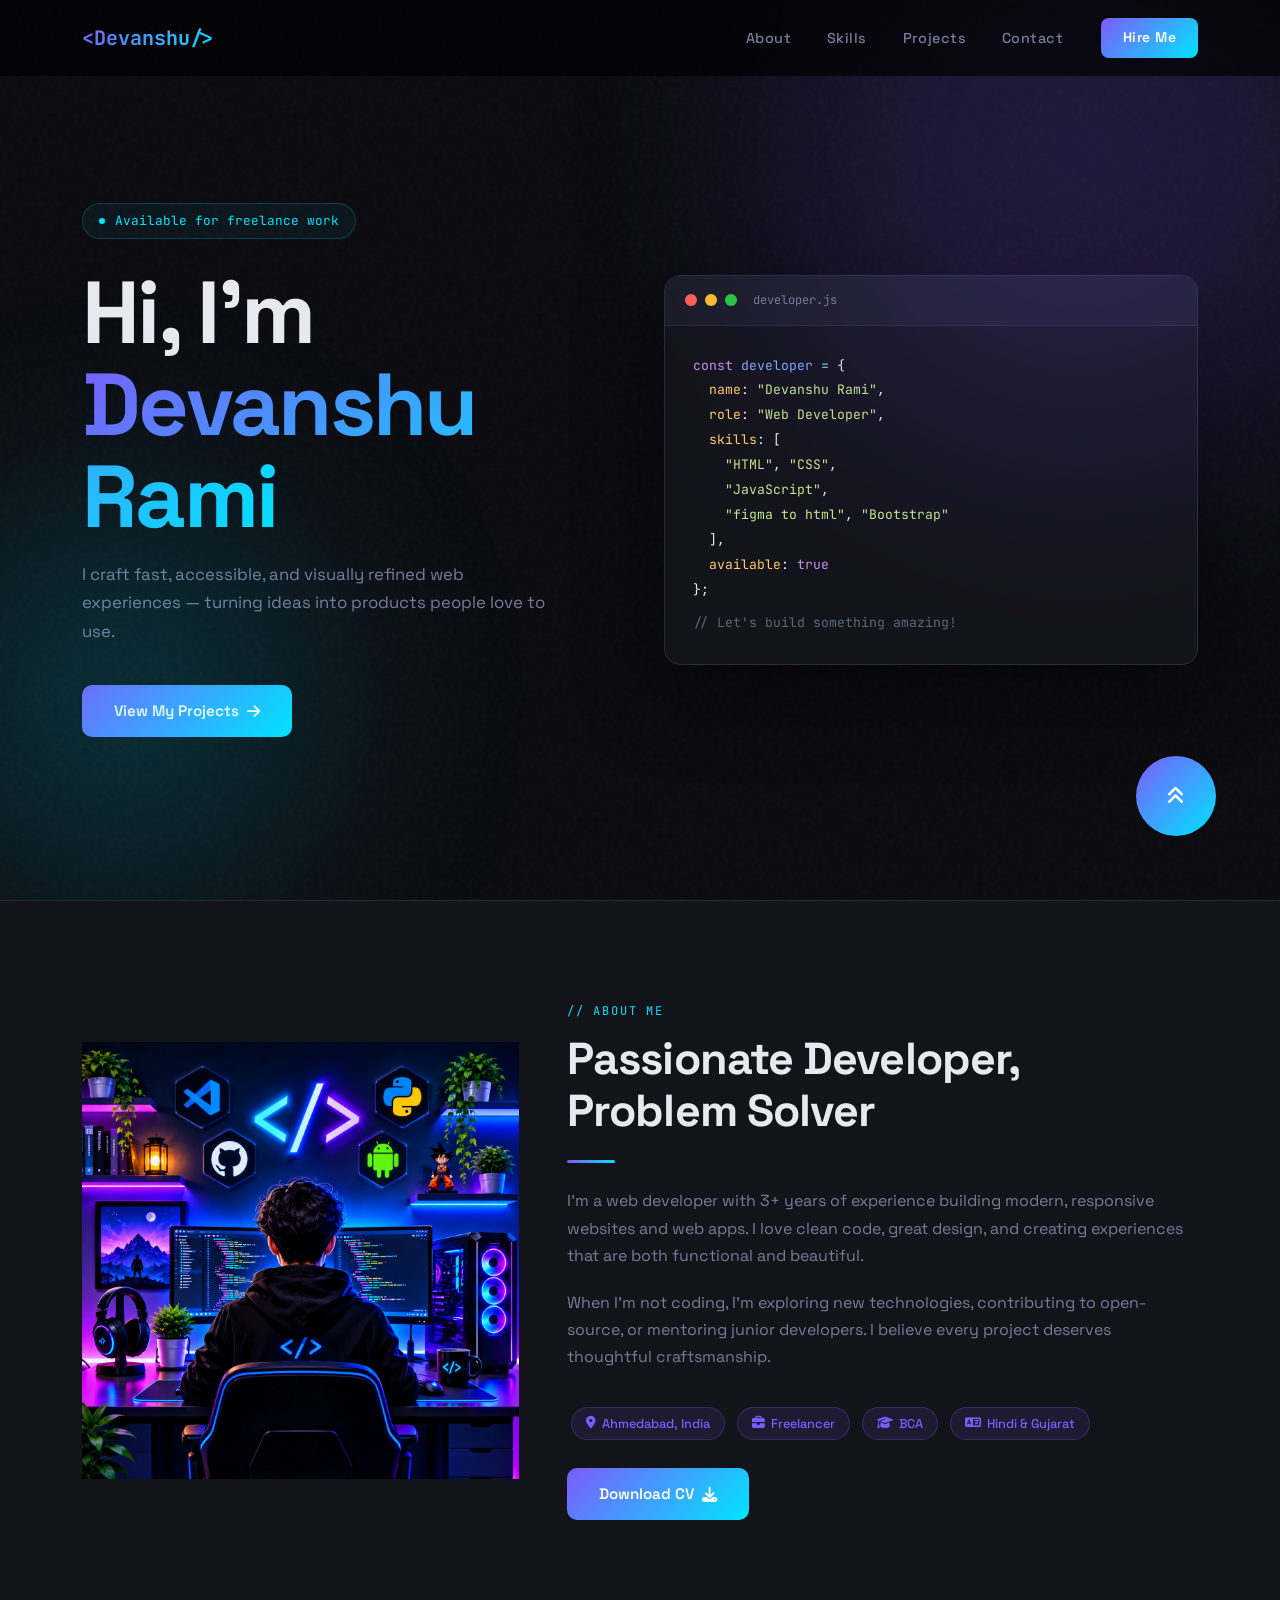
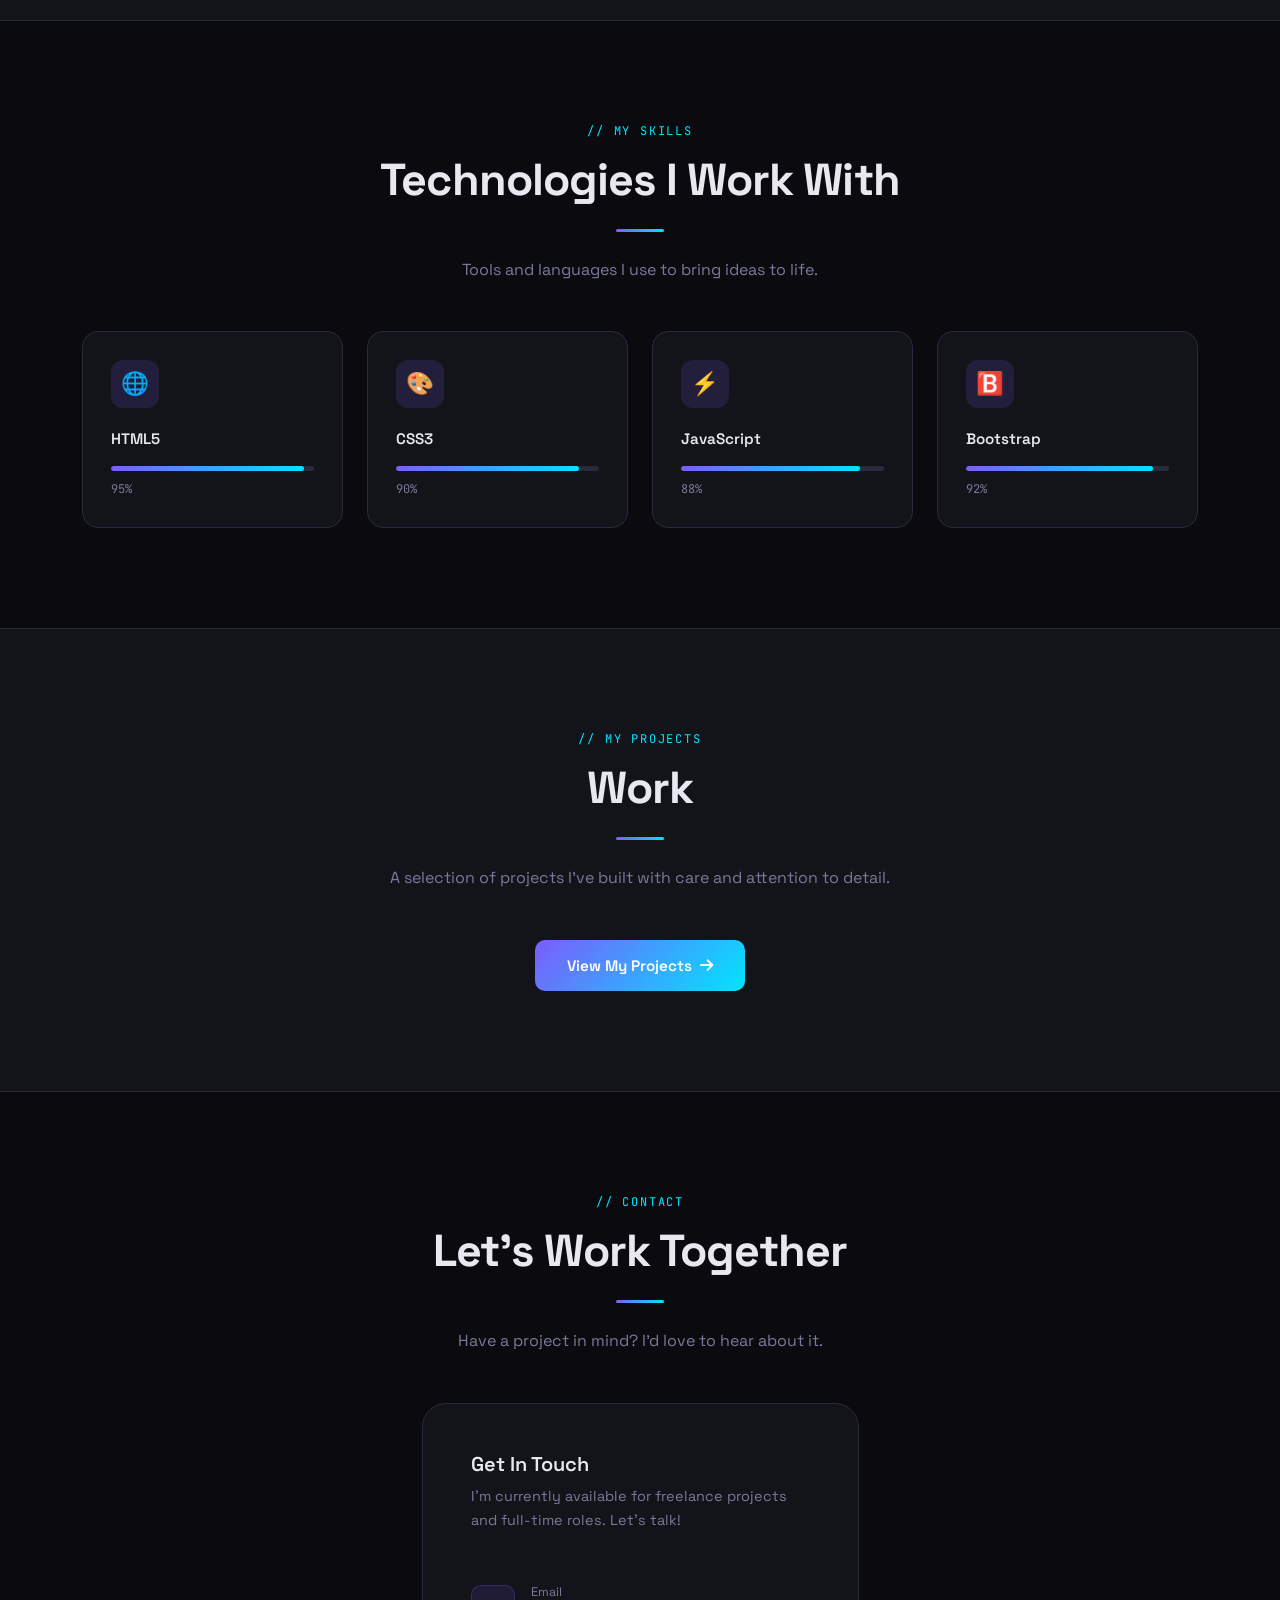
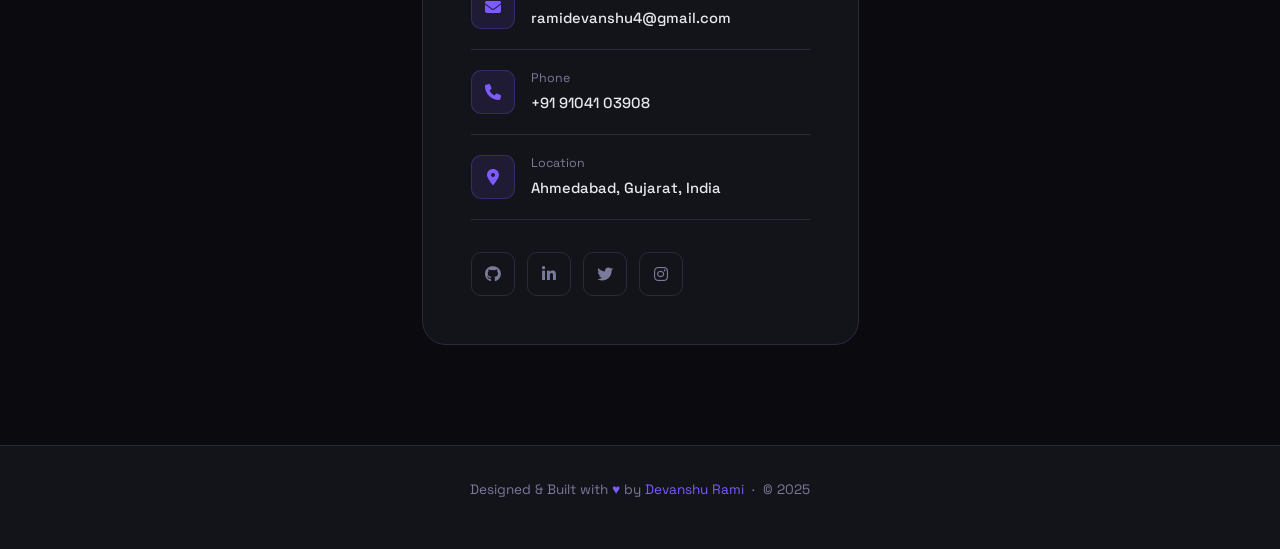
<file: index.html>
<!DOCTYPE html>
<html lang="en">

<head>
  <meta charset="UTF-8" />
  <meta name="viewport" content="width=device-width, initial-scale=1.0" />

  
  <title>Portfolio Devanshu | Web Developer</title>

  <meta name="google-site-verification" content="PkDfSY4jG4dNkHm0goejCABCtkjFsa4kaexKBMKgVsc" />

  <meta name="description" content="Official portfolio of Devanshu Rami, a Web Developer in Ahmedabad, Gujarat specializing in HTML, CSS, JavaScript, Bootstrap, and Figma to HTML." />
  <meta name="keywords" content="Devanshu Rami, Web Developer Ahmedabad, Frontend Developer, Portfolio, HTML, CSS, JavaScript" />
  <meta name="author" content="Devanshu Rami" />

  <meta property="og:title" content="Devanshu Rami | Web Developer" />
  <meta property="og:description" content="Check out my web development projects, skills, and freelance services." />
  <meta property="og:url" content="https://github.io" />
  <meta property="og:type" content="website" />


  
  <link href="https://cdnjs.cloudflare.com/ajax/libs/bootstrap/5.3.2/css/bootstrap.min.css" rel="stylesheet" />
  <link href="https://cdnjs.cloudflare.com/ajax/libs/font-awesome/6.5.0/css/all.min.css" rel="stylesheet" />
  <link
    href="https://fonts.googleapis.com/css2?family=Space+Grotesk:wght@300;400;500;600;700&family=JetBrains+Mono:wght@400;700&display=swap"
    rel="stylesheet" />
  <link rel="stylesheet" href="style.css">
  <style>

  </style>
</head>

<body>

  <!-- ── Navbar ── -->
  <nav id="navbar">
    <div class="container d-flex align-items-center justify-content-between">
      <a href="#hero" class="nav-brand">&lt;Devanshu/&gt;</a>
      <div class="d-none d-md-flex align-items-center gap-2">
        <a href="#about" class="nav-link-custom">About</a>
        <a href="#skills" class="nav-link-custom">Skills</a>
        <a href="#projects" class="nav-link-custom">Projects</a>
        <a href="#contact" class="nav-link-custom">Contact</a>
        <a href="#contact" class="nav-link-custom nav-hire-btn ms-3">Hire Me</a>
      </div>
      <button class="btn d-md-none p-0" style="color:var(--text)" id="phone-manu-icon">
        <i class="fas fa-bars fa-lg"></i>

      </button>
    </div>

    <!-- onclick="toggleMenu()" -->



    <!-- Mobile menu -->
    <div class="main_mobile_manu manu_off" id="main_mobile_manu">

      <div id="mobileMenu" style="display: flex;  position: relative; " class="mt-3 pb-3 pt-3 flex-column gap-2">
        <a href="#about" class="nav-link-custom" onclick="toggleMenu()">About</a>
        <a href="#skills" class="nav-link-custom" onclick="toggleMenu()">Skills</a>
        <a href="#projects" class="nav-link-custom" onclick="toggleMenu()">Projects</a>
        <a href="#contact" class="nav-link-custom" onclick="toggleMenu()">Contact</a>
      </div>

    </div>

  </nav>





  <!-- ── Hero ── -->

  <!-- ----------------------top btn---------------- -->

  <a class="top-box" href="#"><i class="fa-solid fa-angles-up"></i></a>

  <section id="hero">
    <div class="hero-glow glow-1"></div>
    <div class="hero-glow glow-2"></div>
    <div class="container">
      <div class="row align-items-center g-5">
        <div class="col-lg-6">
          <div class="hero-eyebrow">
            <span></span> Available for freelance work
          </div>
          <h1 class="hero-name">
            Hi, I'm<br>
            <span class="grad-text">Devanshu Rami</span>
          </h1>
          <!-- <p class="hero-role">
            <span id="typed-text"></span><span class="cursor"></span>
          </p> -->
          <p class="hero-desc">
            I craft fast, accessible, and visually refined web experiences — turning ideas into products people love to
            use.
          </p>
          <div class="d-flex flex-wrap gap-3">
            <a href="allweb.html" class="btn-primary-custom">
              View My Projects <i class="fas fa-arrow-right"></i>
            </a>
            <!-- <a href="#contact" class="btn-outline-custom">
              Let's Talk <i class="fas fa-paper-plane"></i>
            </a> -->
          </div>







        </div>
        <div class="col-lg-6 fade-up">
          <div class="hero-code-card">
            <div class="code-header">
              <div class="dot dot-r"></div>
              <div class="dot dot-y"></div>
              <div class="dot dot-g"></div>
              <span class="code-filename">developer.js</span>
            </div>
            <div class="code-body">
              <div><span class="c-purple">const</span> <span class="c-blue">developer</span> <span
                  class="c-cyan">=</span> {</div>
              <div>&nbsp;&nbsp;<span class="c-orange">name</span>: <span class="c-green">"Devanshu Rami"</span>,</div>
              <div>&nbsp;&nbsp;<span class="c-orange">role</span>: <span class="c-green">"Web Developer"</span>,</div>
              <div>&nbsp;&nbsp;<span class="c-orange">skills</span>: [</div>
              <div>&nbsp;&nbsp;&nbsp;&nbsp;<span class="c-green">"HTML"</span>, <span class="c-green">"CSS"</span>,
              </div>
              <div>&nbsp;&nbsp;&nbsp;&nbsp;<span class="c-green">"JavaScript"</span>,</div>
              <div>&nbsp;&nbsp;&nbsp;&nbsp;<span class="c-green">"figma to html"</span>, <span
                  class="c-green">"Bootstrap"</span></div>
              <div>&nbsp;&nbsp;],</div>
              <!-- <div>&nbsp;&nbsp;<span class="c-orange">passion</span>: <span class="c-green">"Building great UX"</span>,
              </div> -->
              <div>&nbsp;&nbsp;<span class="c-orange">available</span>: <span class="c-purple">true</span></div>
              <div>};</div>
              <div class="mt-2 c-muted">// Let's build something amazing!</div>
            </div>
          </div>
        </div>
      </div>
    </div>
  </section>













  <!-- ── About ── -->
  <section id="about" class="section-pad">
    <div class="container">
      <div class="row align-items-center g-5">
        <div class="col-lg-5 text-center fade-up">
          <div class="about-img-wrap d-inline-block">
            <img src="img/Neon Cyberpunk Developer Workspace.png" alt="">
            <!-- <div class="about-img-badge">
              <div style="font-size:1.5rem">🚀</div>
              <div>Open to Work</div>
            </div> -->
          </div>
        </div>
        <div class="col-lg-7 fade-up">
          <span class="section-eyebrow">// about me</span>
          <h2 class="section-title">Passionate Developer,<br>Problem Solver</h2>
          <div class="divider"></div>
          <p style="color:var(--muted); margin-bottom:20px;">
            I'm a web developer with 3+ years of experience building modern, responsive websites and web apps.
            I love clean code, great design, and creating experiences that are both functional and beautiful.
          </p>
          <p style="color:var(--muted); margin-bottom:32px;">
            When I'm not coding, I'm exploring new technologies, contributing to open-source, or mentoring
            junior developers. I believe every project deserves thoughtful craftsmanship.
          </p>
          <div class="mb-4">
            <span class="about-tag"><i class="fas fa-map-marker-alt"></i> Ahmedabad, India</span>
            <span class="about-tag"><i class="fas fa-briefcase"></i> Freelancer</span>
            <span class="about-tag"><i class="fas fa-graduation-cap"></i> BCA</span>
            <span class="about-tag"><i class="fas fa-language"></i> Hindi & Gujarat</span>
          </div>
          <a href="cv/Rami Devanshu Resume.pdf" download="" class="btn-primary-custom" style="display:inline-flex">
            Download CV <i class="fas fa-download"></i>
          </a>
        </div>
      </div>
    </div>
  </section>











  <!-- ── Skills ── -->
  <section id="skills" class="section-pad">
    <div class="container">
      <div class="text-center mb-5 fade-up">
        <span class="section-eyebrow">// my skills</span>
        <h2 class="section-title">Technologies I Work With</h2>
        <div class="divider mx-auto"></div>
        <p class="section-sub mx-auto">Tools and languages I use to bring ideas to life.</p>
      </div>
      <div class="row g-4" id="skills-grid">
        <!-- Skills populated by JS -->
      </div>
    </div>
  </section>












  <!-- ── Projects ── -->
  <section id="projects" class="section-pad">
    <div class="container">
      <div class="text-center mb-5 fade-up">
        <span class="section-eyebrow">// my projects</span>
        <h2 class="section-title">Work</h2>
        <!-- <h2 class="section-title">Featured Work</h2> -->
        <div class="divider mx-auto"></div>
        <p class="section-sub mx-auto">A selection of projects I've built with care and attention to detail.</p>
      </div>
      <div class="row g-4" id="projects-grid">
        <div class="text-center">
          <a href="allweb.html" class="btn-primary-custom">
            View My Projects <i class="fas fa-arrow-right"></i>
          </a>
          <!-- <a href="#contact" class="btn-outline-custom">
              Let's Talk <i class="fas fa-paper-plane"></i>
            </a> -->
        </div>
      </div>
      <!-- Projects populated by JS -->
    </div>
    </div>
  </section>






  <!-- ── Contact ── -->
  <section id="contact" class="section-pad">
    <div class="container">
      <div class="text-center mb-5 fade-up">
        <span class="section-eyebrow">// contact</span>
        <h2 class="section-title">Let's Work Together</h2>
        <div class="divider mx-auto"></div>
        <p class="section-sub mx-auto">Have a project in mind? I'd love to hear about it.</p>
      </div>
      <div class="row g-5 fade-up d-flex justify-content-center">
        <!-- <div class="col-lg-5"> -->
        <div class="col-lg-5 ">
          <div class="contact-card h-100">
            <h5 style="font-weight:600; margin-bottom:8px">Get In Touch</h5>
            <p style="color:var(--muted); font-size:.9rem; margin-bottom:32px;">
              I'm currently available for freelance projects and full-time roles. Let's talk!
            </p>
            <div class="contact-info-item">
              <div class="ci-icon"><i class="fas fa-envelope"></i></div>
              <div>
                <div class="ci-label">Email</div>
                <div class="ci-value">ramidevanshu4@gmail.com</div>
              </div>
            </div>
            <div class="contact-info-item">
              <div class="ci-icon"><i class="fas fa-phone"></i></div>
              <div>
                <div class="ci-label">Phone</div>
                <div class="ci-value">+91 91041 03908</div>
              </div>
            </div>
            <div class="contact-info-item">
              <div class="ci-icon"><i class="fas fa-map-marker-alt"></i></div>
              <div>
                <div class="ci-label">Location</div>
                <div class="ci-value">Ahmedabad, Gujarat, India</div>
              </div>
            </div>
            <div class="social-row">
              <a href="#" class="social-btn"><i class="fab fa-github"></i></a>
              <a href="https://linkedin.com/in/devanshu-rami-013980450" target="_blank" class="social-btn"><i class="fab fa-linkedin-in"></i></a>
              <a href="#" class="social-btn"><i class="fab fa-twitter"></i></a>
              <a href="#" class="social-btn"><i class="fab fa-instagram"></i></a>
            </div>
          </div>
        </div>
        <!-- <div class="col-lg-7">
          <div class="contact-card">
            <div class="row g-4">
              <div class="col-md-6">
                <label class="form-label-custom">Your Name</label>
                <input type="text" class="form-control-custom" placeholder="John Doe" id="inp-name" />
              </div>
              <div class="col-md-6">
                <label class="form-label-custom">Email Address</label>
                <input type="email" class="form-control-custom" placeholder="john@example.com" id="inp-email" />
              </div>
              <div class="col-12">
                <label class="form-label-custom">Subject</label>
                <input type="text" class="form-control-custom" placeholder="Project Discussion" id="inp-subject" />
              </div>
              <div class="col-12">
                <label class="form-label-custom">Message</label>
                <textarea class="form-control-custom" rows="5" placeholder="Tell me about your project..." id="inp-msg"
                  style="resize:vertical"></textarea>
              </div>
              <div class="col-12">
                <button class="btn-primary-custom w-100 justify-content-center" id="send-btn" onclick="sendMessage()">
                  Send Message <i class="fas fa-paper-plane"></i>
                </button>
              </div>
            </div>
          </div>
        </div> -->
      </div>
    </div>
  </section>





  <!-- ── Footer ── -->
  <footer>
    <div class="container">
      <p>Designed & Built with <span>♥</span> by <span>Devanshu Rami</span> &nbsp;·&nbsp; © 2025</p>
    </div>
  </footer>

  <!-- Toast -->
  <div id="toast"><span class="ti"><i class="fas fa-check-circle"></i></span> Message sent successfully!</div>




  <!-- <div id="tempbox" class="temp1"></div> -->

  <script src="https://cdnjs.cloudflare.com/ajax/libs/bootstrap/5.3.2/js/bootstrap.bundle.min.js"></script>
  <script src="script.js"></script>
</body>

</html>
</file>
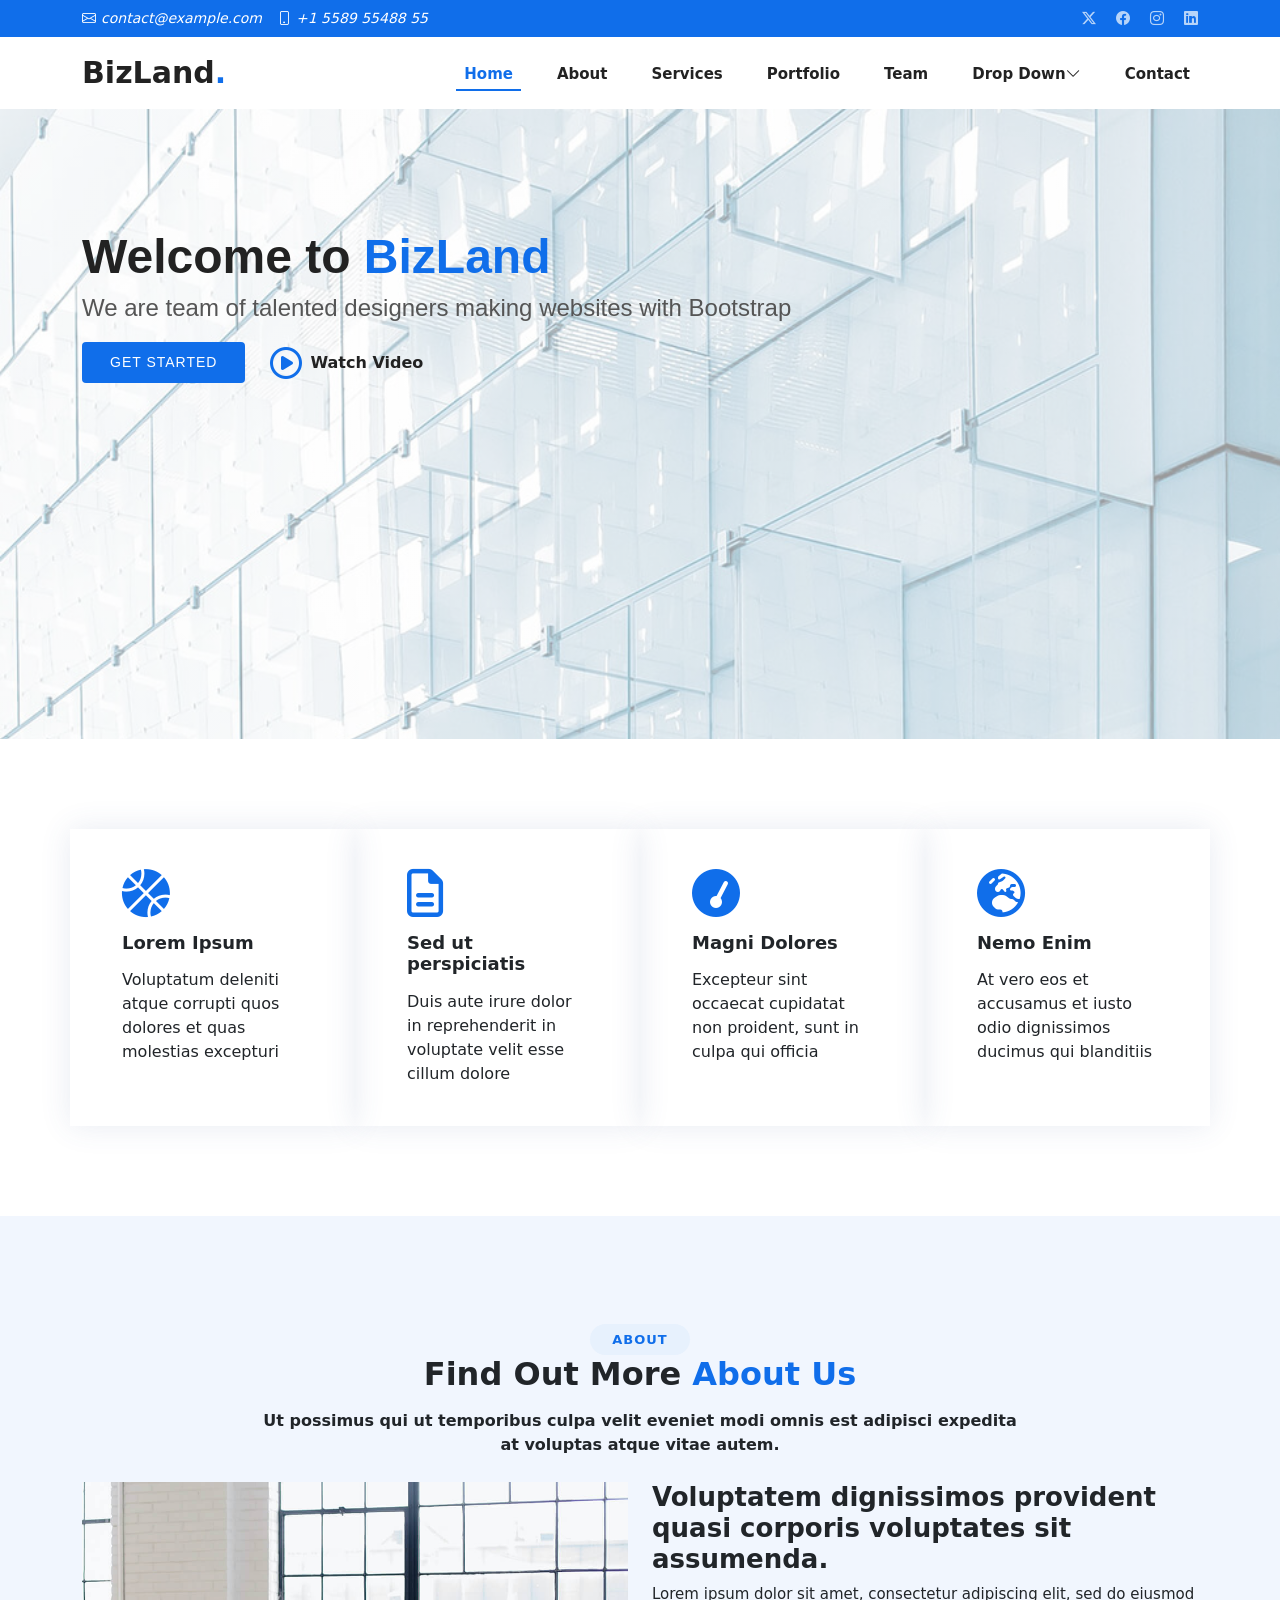
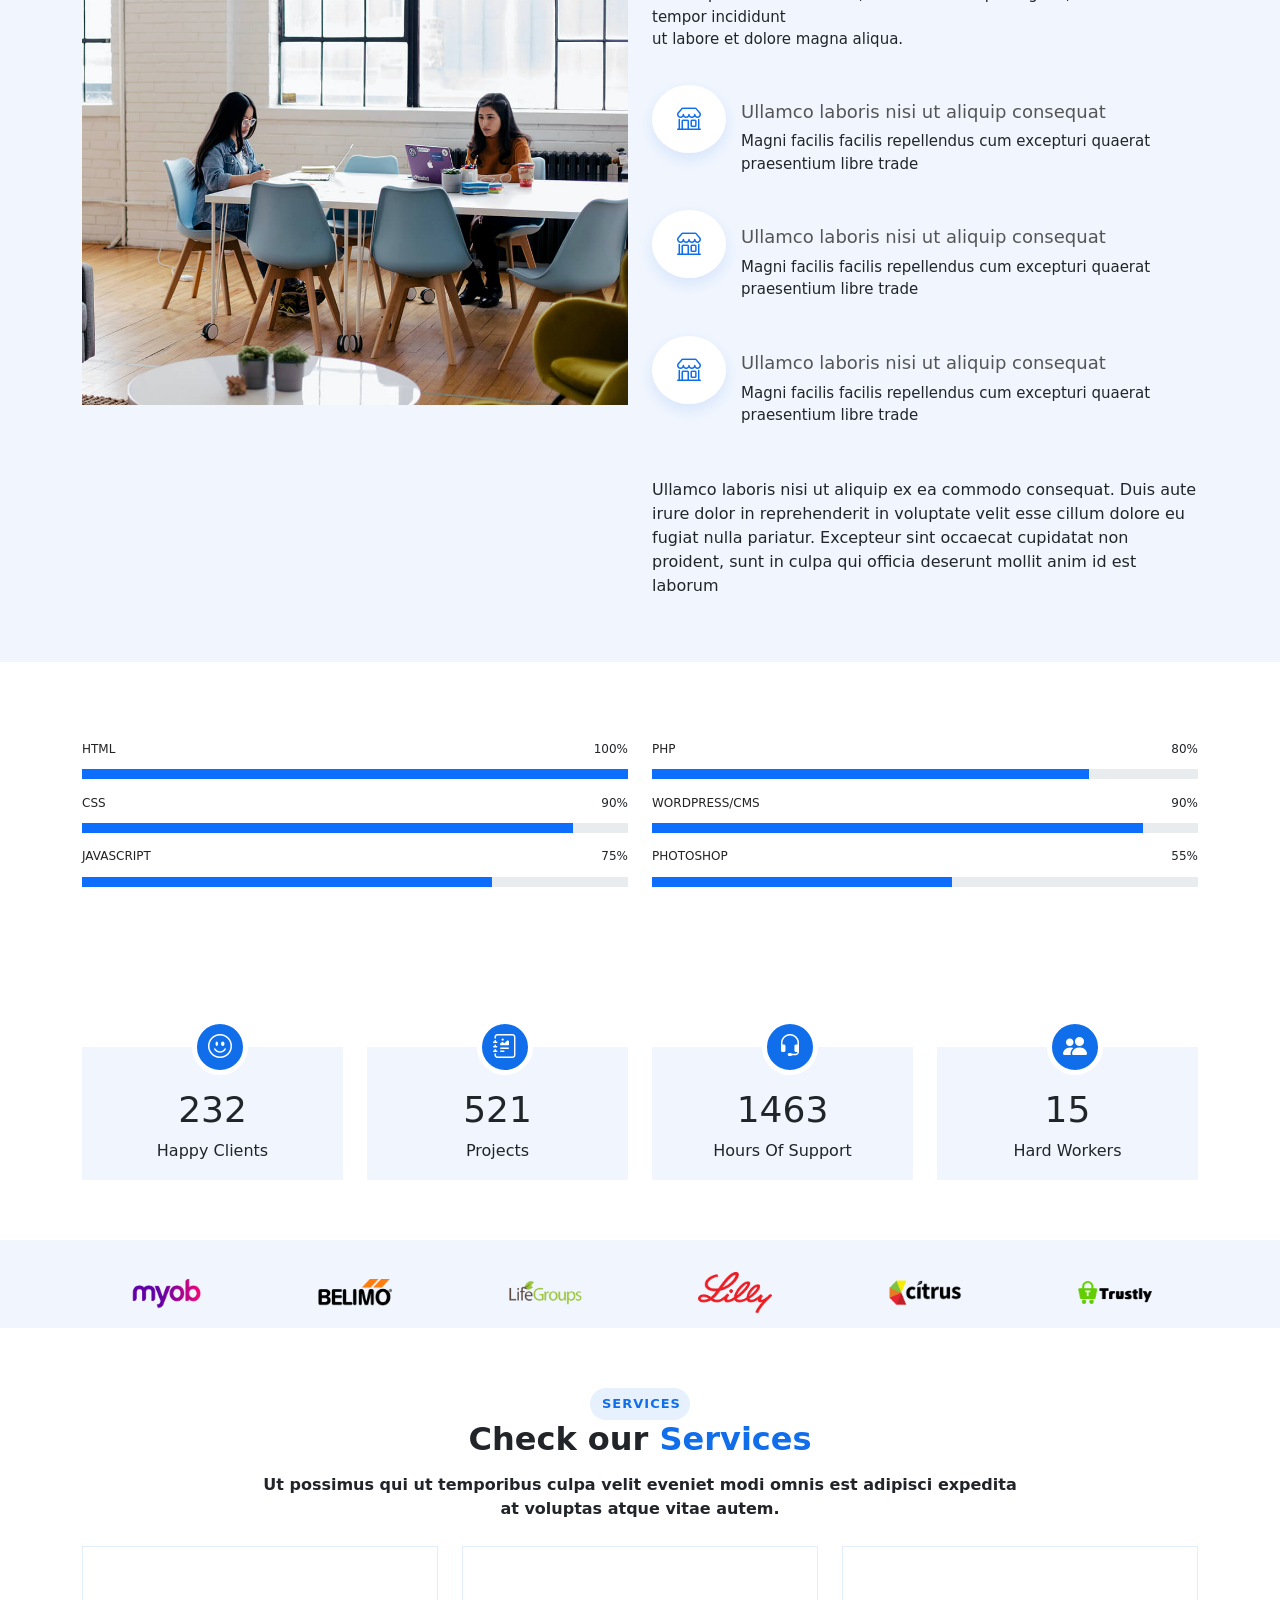
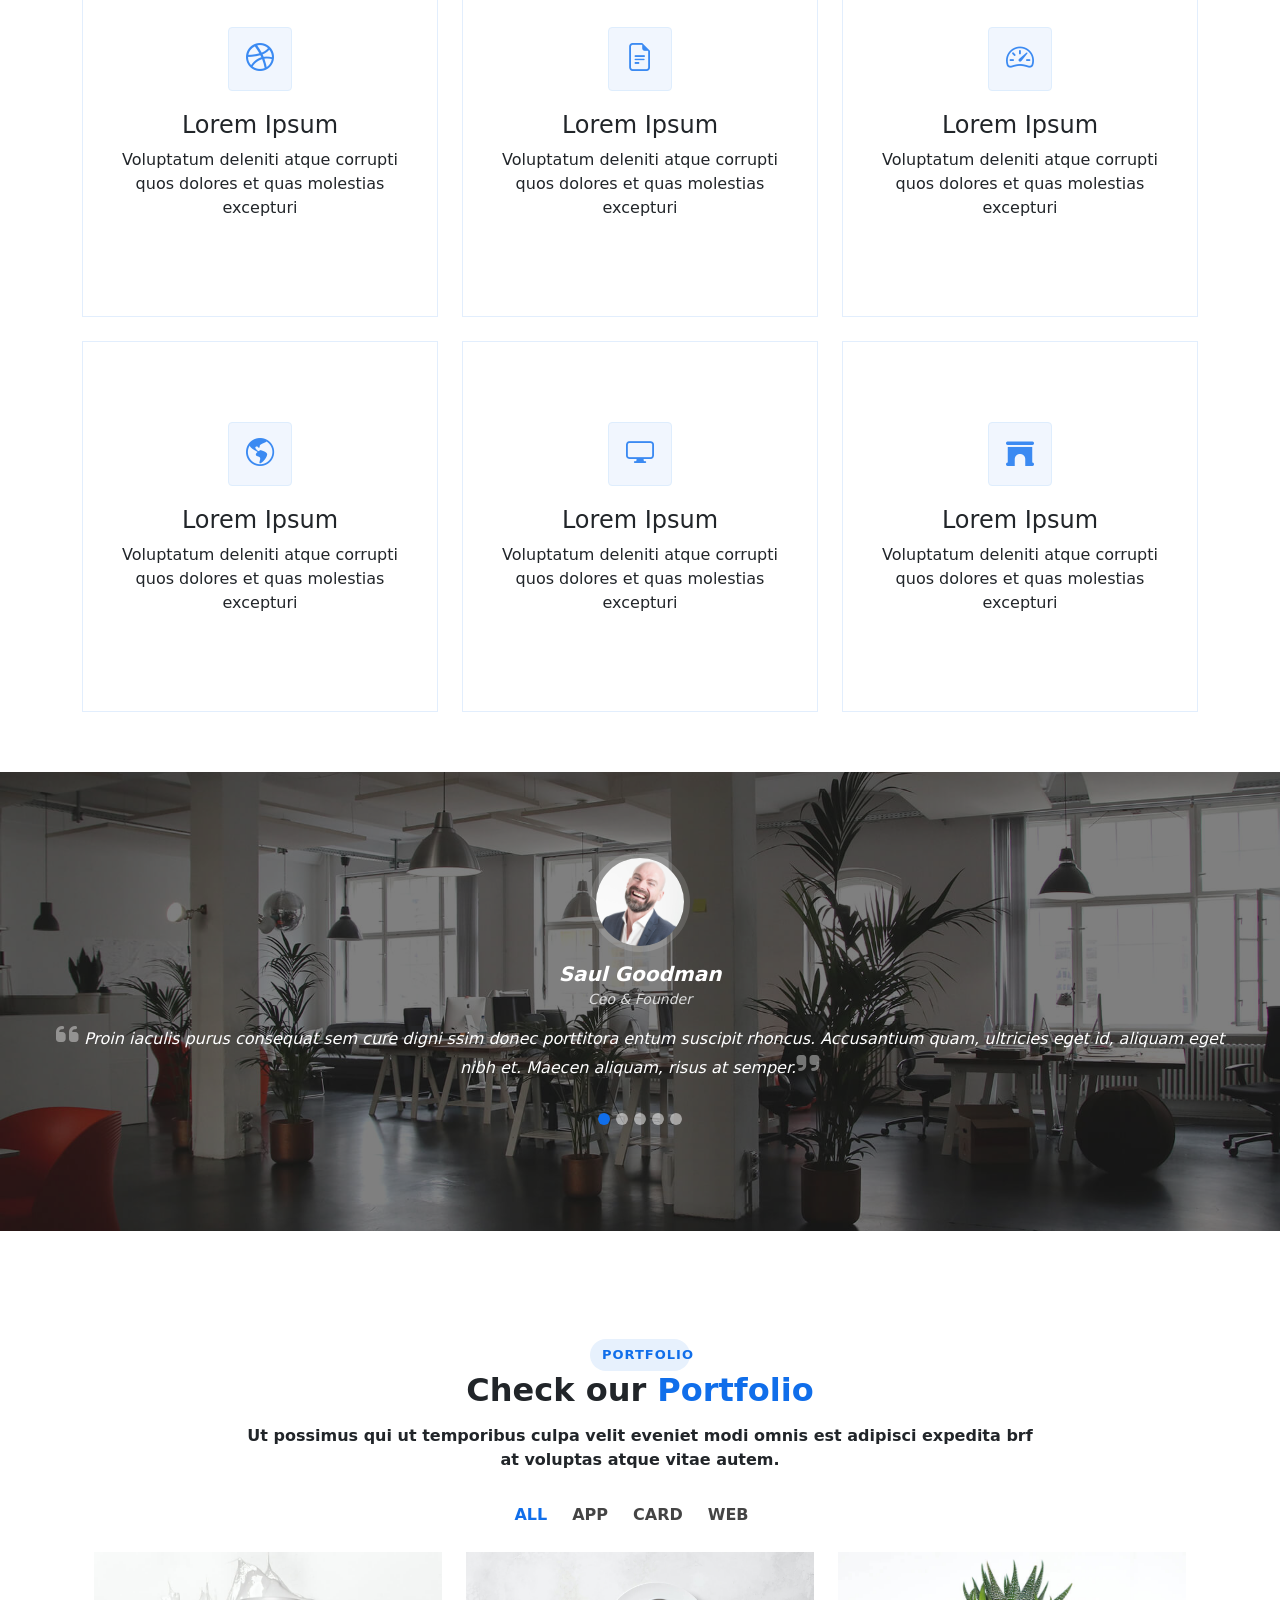
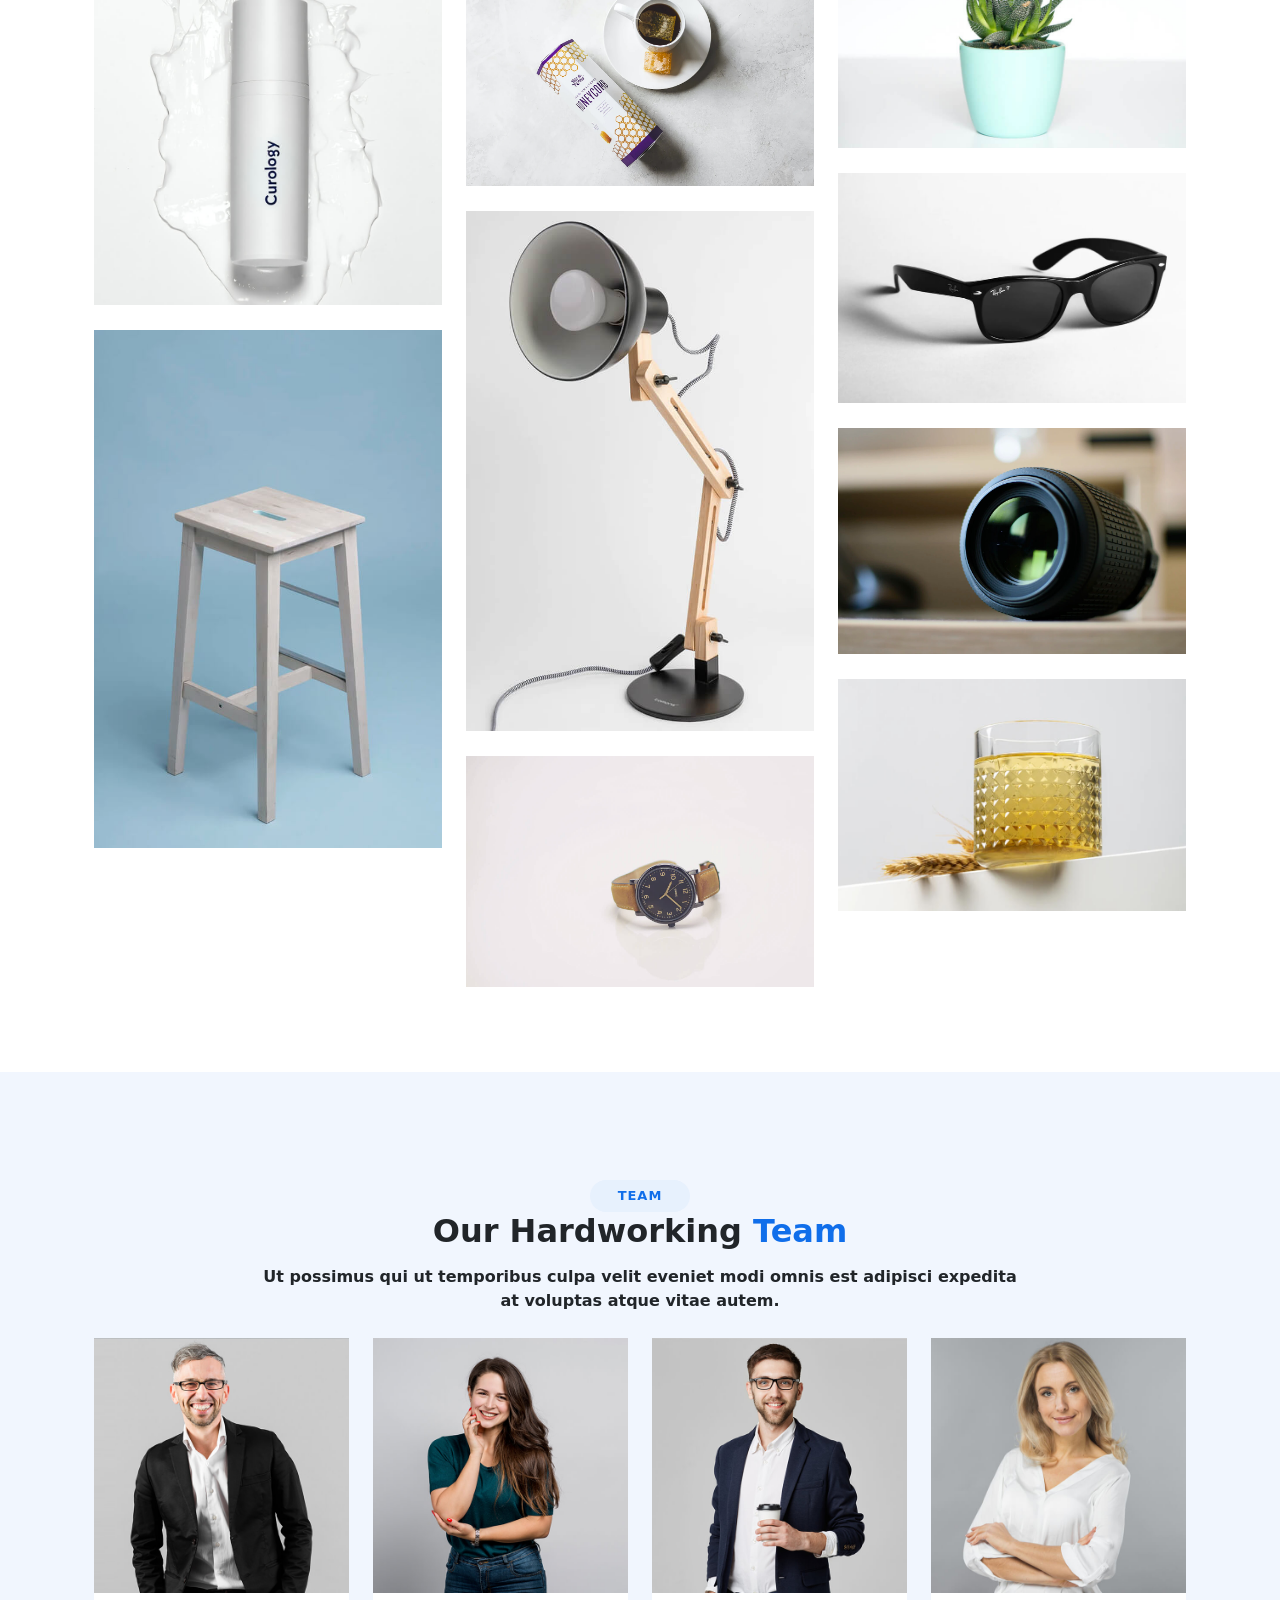
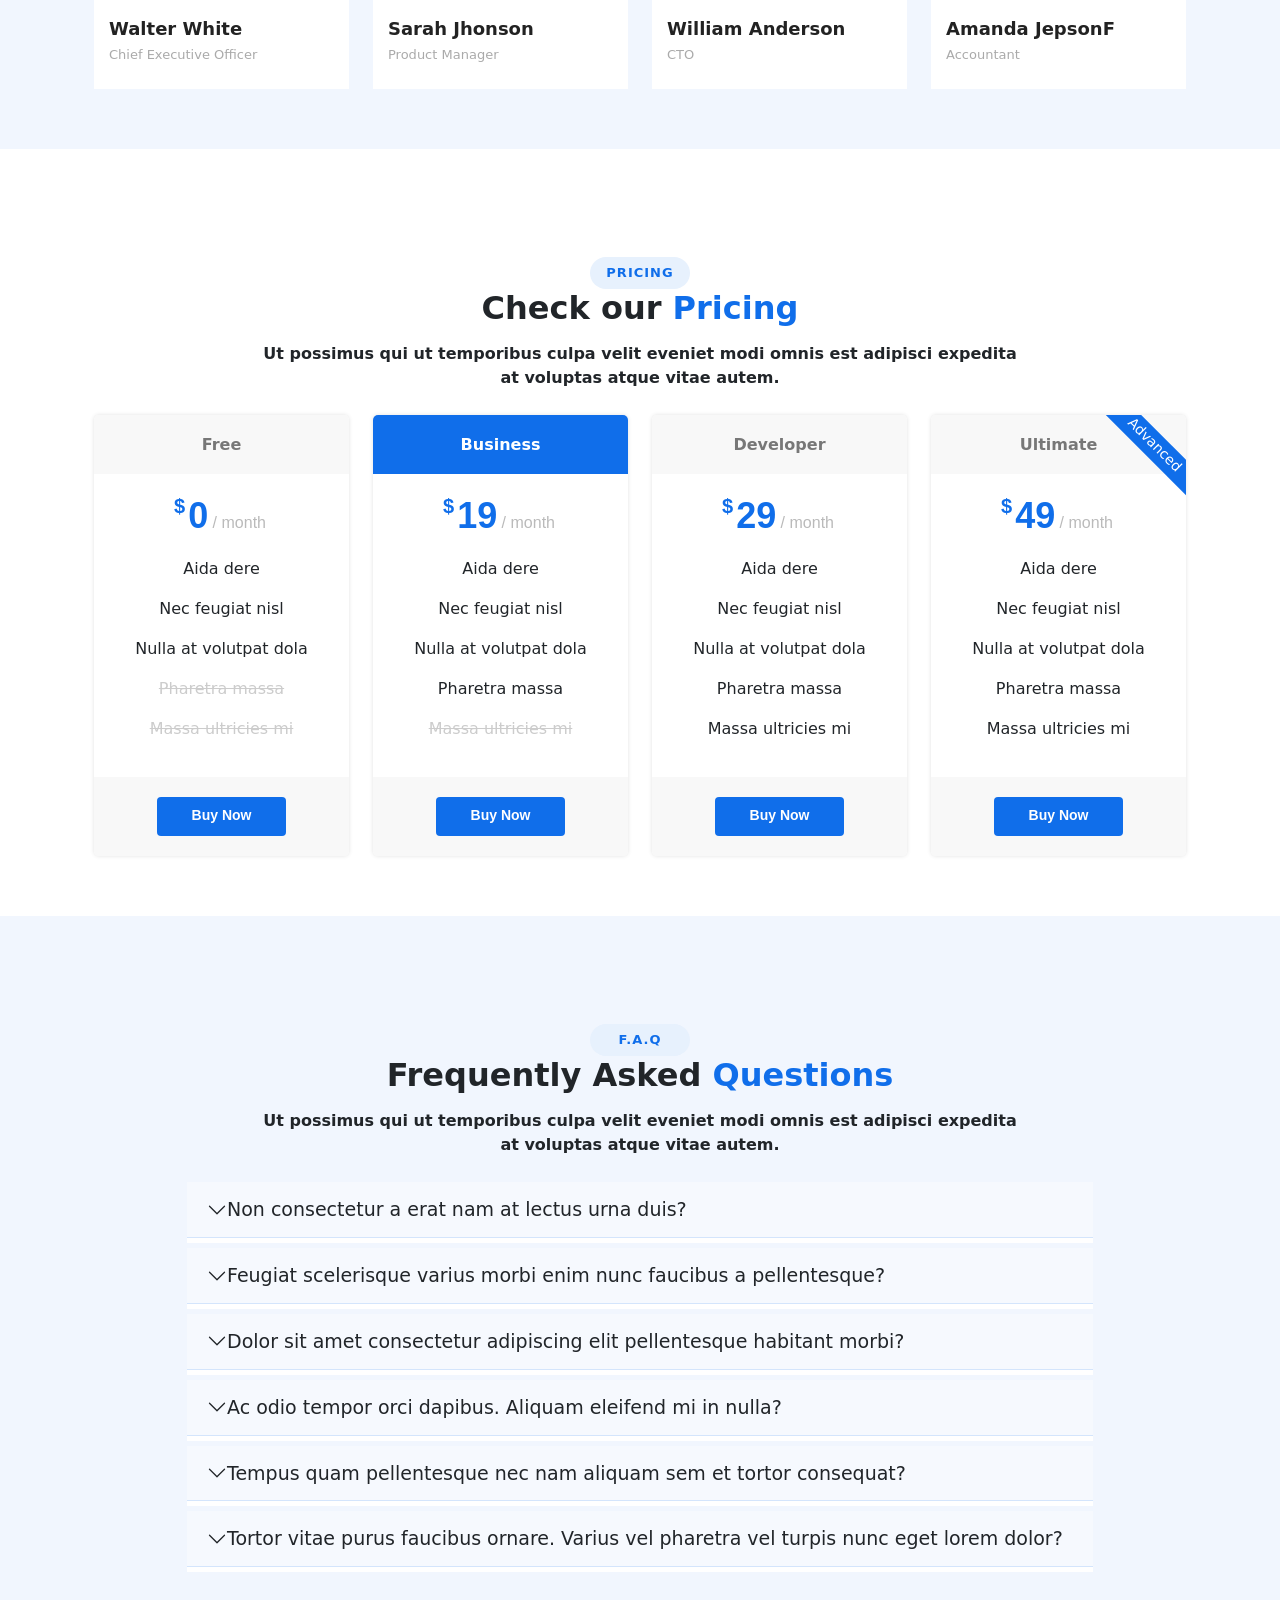
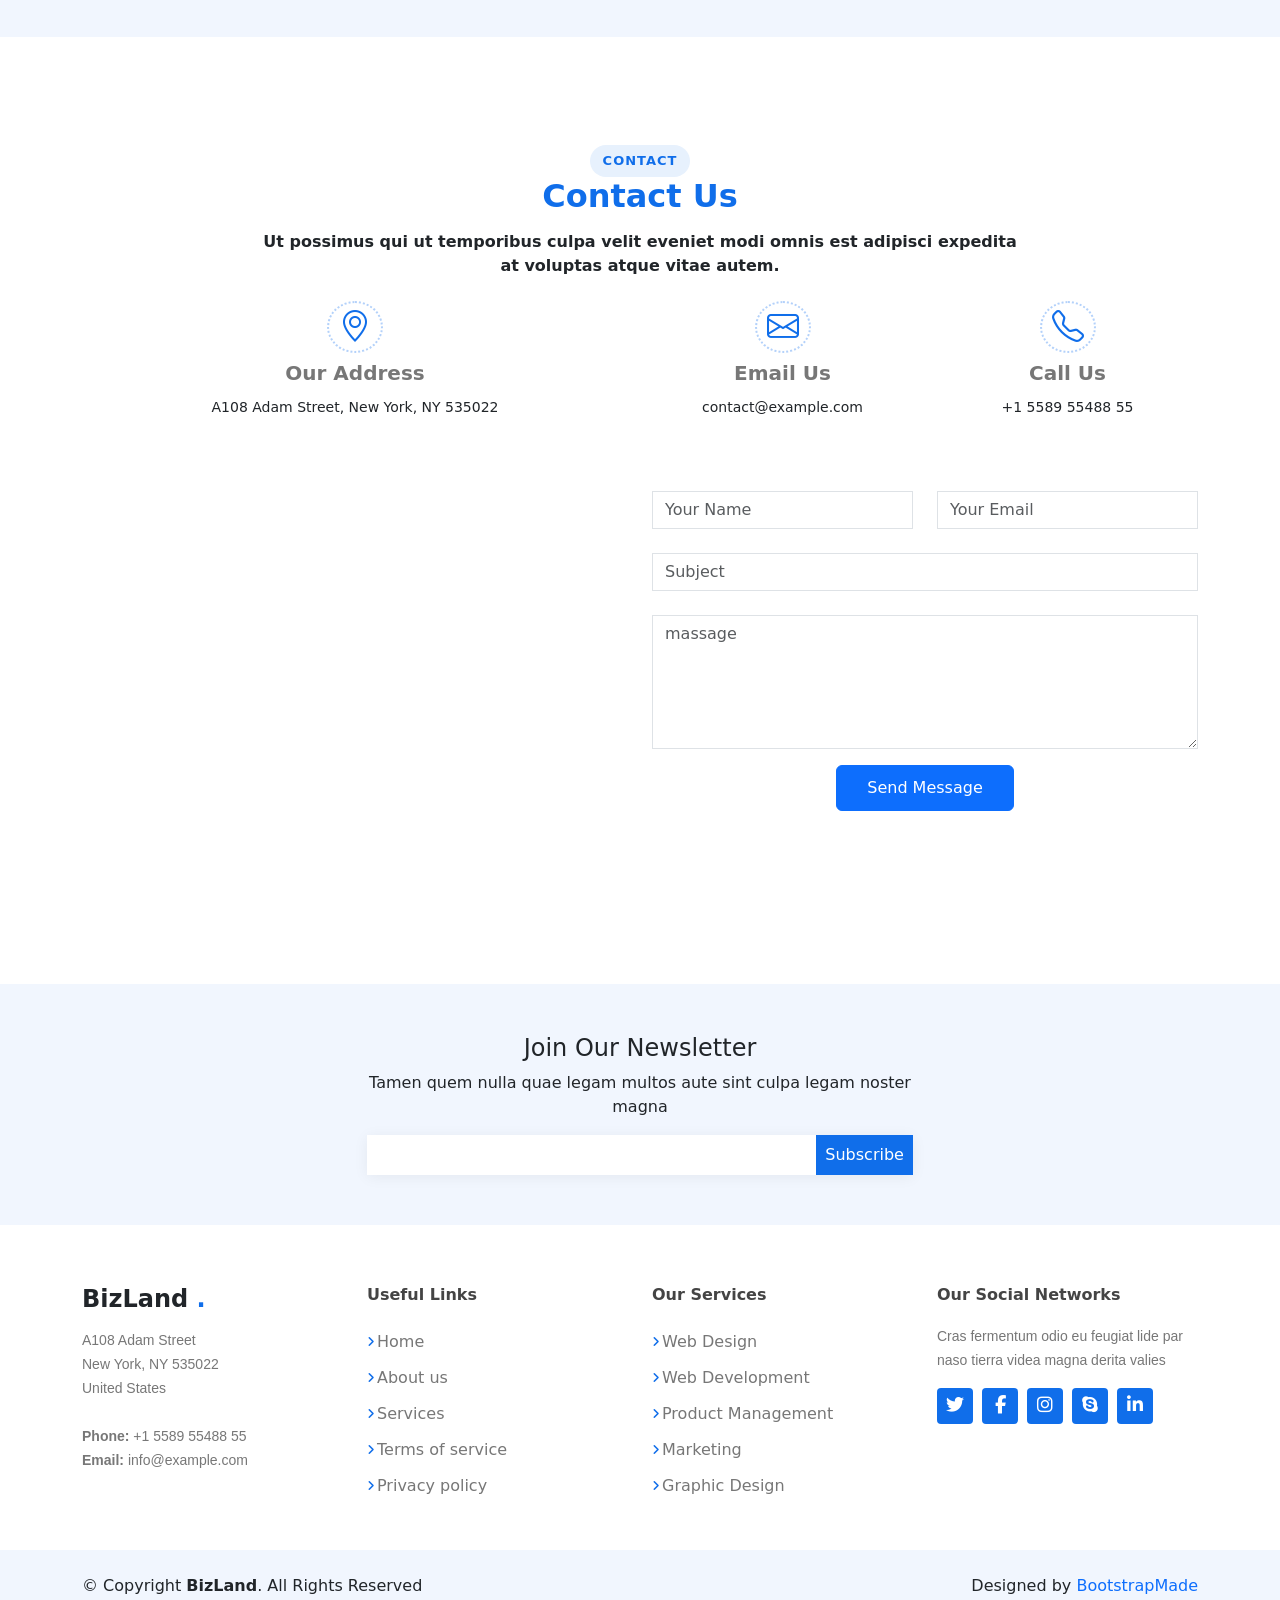
<file: allweb/BizLand/index.html>
<!doctype html>
<html lang="en">

<head>
    <meta charset="utf-8">
    <meta name="viewport" content="width=device-width, initial-scale=1">



    <link rel="icon" href="img/favicon.png">



    <title>BizLand.</title>
    <link href="https://cdn.jsdelivr.net/npm/bootstrap@5.3.3/dist/css/bootstrap.min.css" rel="stylesheet"
        integrity="sha384-QWTKZyjpPEjISv5WaRU9OFeRpok6YctnYmDr5pNlyT2bRjXh0JMhjY6hW+ALEwIH" crossorigin="anonymous">
    <!-- <link rel="stylesheet" href="style.css"> -->
    <link rel="stylesheet" href="style.css">
    <link rel="stylesheet" href="https://cdn.jsdelivr.net/npm/bootstrap-icons@1.11.3/font/bootstrap-icons.min.css">
    <link rel="stylesheet" href="https://cdnjs.cloudflare.com/ajax/libs/font-awesome/6.5.1/css/all.min.css"
        integrity="sha512-DTOQO9RWCH3ppGqcWaEA1BIZOC6xxalwEsw9c2QQeAIftl+Vegovlnee1c9QX4TctnWMn13TZye+giMm8e2LwA=="
        crossorigin="anonymous" referrerpolicy="no-referrer" />

    <!-- offlin link -->
    <link rel="stylesheet" href="bootstrap mine file/bootstrap.min.css">
    <link rel="stylesheet" href="bootstrap mine file/bootstrap.bundle.min.js">


</head>


<body>


    <section id="topbar">
        <div class="container d-flex align-items-center  ">
            <div class="top-s col-lg-6 d-flex justify-self-start text-white mt-2 mb-2">
                <i class="bi bi-envelope"><a href="#">contact@example.com</a></i>
                <i class="bi bi-phone"><a href="#">+1 5589 55488 55</a></i>
            </div>
            <div class="top-e col-lg-6 ">
                <div id="a1" class=" d-flex justify-content-end">
                    <a href="#"><i class="bi bi-twitter-x"></i></a>
                    <a href="#"><i class="bi bi-facebook"></i></a>
                    <a href="#"><i class="bi bi-instagram"></i></a>
                    <a href="#"><i class="bi bi-linkedin"></i></a>
                </div>
            </div>
        </div>
    </section>


    <nav class="navbar navbar-expand-lg sticky-top" style="background: #fff; width: 100%;  z-index: 99; ">
        <div class="container">
            <a class="navbar-brand a1" style="font-weight: bold;color: #222222;font-size: 30px; "
                href="#">BizLand<span>.</span></a>
            <button class="navbar-toggler" type="button" data-bs-toggle="collapse"
                data-bs-target="#navbarSupportedContent" aria-controls="navbarSupportedContent" aria-expanded="false"
                aria-label="Toggle navigation">
                <span class="navbar-toggler-icon"></span>
            </button>
            <div class="row">
                <div class="collapse navbar-collapse " id="navbarSupportedContent">
                    <ul class="navbar-nav me-auto mb-2 mb-lg-0  a3  ">
                        <li class="nav-item">
                            <a class="nav-link active" aria-current="page" href="#">Home</a>
                        </li>
                        <li class="nav-item">
                            <a class="nav-link " href="#ABOUT">About</a>
                        </li>
                        <li class="nav-item">
                            <a class="nav-link" href="#SERVICES">Services</a>
                        </li>
                        <li class="nav-item">
                            <a class="nav-link" href="#PORTFOLIO">Portfolio</a>
                        </li>
                        <li class="nav-item">
                            <a class="nav-link" href="#TEAM">Team </a>
                        </li>

                        <li class="nav-item">
                            <a class="nav-link p4 " href="#">Drop Down<i class="bi bi-chevron-down"></i></a>

                        </li>
                        <li class="nav-item ">
                            <a class="nav-link" href="#CONTACT">Contact</a>
                        </li>
                    </ul>
                </div>

            </div>

        </div>
    </nav>




    <section class="hero">
        <div class="b1">
            <div class="container py-5 b6 d-flex ">
                <div class="row d-flex justify-content-start">
                    <div class="col-lg b2  align-self-center">
                        <h1>Welcome to <span>BizLand</span> </h1>
                        <p>We are team of talented designers making websites with Bootstrap</p>

                        <div class="b3 d-flex">
                            <div class="b4">
                                <a href="#" class="text-white">Get Started</a>
                            </div>
                            <div class="b5">
                                <a href="#" class="d-flex">
                                    <div class="b7"><i class="fa-regular fa-circle-play"></i></div>
                                    <div class="b7"><span>Watch Video</span></div>
                                </a>
                            </div>
                        </div>

                    </div>
                </div>
            </div>








    </section>





    <section style="margin-bottom: 10vh;" id="a4">
        <div style="margin-top: 10vh;" class="container ">
            <div class="row">
                <div class="col-lg-3  col-md-6  a2 mb-5 mb-lg-0">
                    <div class="a4">
                        <i class="fa-solid fa-basketball"></i>
                        <h3>Lorem Ipsum</h3>
                        <p>Voluptatum deleniti atque corrupti quos dolores et quas molestias excepturi</p>
                    </div>
                </div>
                <div class="col-lg-3 col-md-6  a2 mb-5 mb-lg-0">

                    <div class="a4">

                        <i class="fa-regular fa-file-lines"></i>
                        <h3>Sed ut perspiciatis</h3>
                        <p>Duis aute irure dolor in reprehenderit in voluptate velit esse cillum dolore</p>
                    </div>

                </div>
                <div class="col-lg-3 col-md-6 a2 mb-5 mb-lg-0">
                    <div class="a4">
                        <i class="fa-solid fa-gauge-simple-high"></i>
                        <h3>Magni Dolores</h3>
                        <p>Excepteur sint occaecat cupidatat non proident, sunt in culpa qui officia</p>
                    </div>
                </div>
                <div class="col-lg-3 col-md-6 a2 mb-5 mb-lg-0">
                    <div class="a4">
                        <i class="fa-solid fa-earth-europe"></i>
                        <h3>Nemo Enim</h3>
                        <p>At vero eos et accusamus et iusto odio dignissimos ducimus qui blanditiis</p>
                    </div>
                </div>
            </div>
        </div>




    </section>

    <section id="ABOUT" class="a6 a7 pb-5 mb-5">
        <div class="container pt-5">
            <div class="row d-flex justify-content-center">
                <h2 class="b8" style="width: 100px;">ABOUT</h2>
                <h3 class="b9">Find Out More <span class="sp-1">About Us</span></h3>
                <p class="b10">Ut possimus qui ut temporibus culpa velit eveniet modi omnis est adipisci expedita <br>
                    at voluptas atque vitae autem.</p>
                <div class="col-lg-6">
                    <img src="img/about.jpg" class="img-fluid" alt="">
                </div>
                <div class="col-lg-6 ">
                    <h3 class="c1">Voluptatem dignissimos provident quasi corporis voluptates sit assumenda.</h3>
                    <p class="c2">Lorem ipsum dolor sit amet, consectetur adipiscing elit, sed do eiusmod tempor
                        incididunt <br> ut labore et dolore magna aliqua.</p>
                    <div class="c3">
                        <ul>
                            <li class="d-flex">
                                <div id="c2">
                                    <i class="bi bi-shop"></i>
                                </div>
                                <div id="c3">
                                    <h2>Ullamco laboris nisi ut aliquip consequat</h2>
                                    <p>Magni facilis facilis repellendus cum excepturi quaerat praesentium libre trade
                                    </p>
                                </div>
                            </li>
                            <li class="d-flex">
                                <div id="c2">
                                    <i class="bi bi-shop"></i>
                                </div>
                                <div id="c3">
                                    <h2>Ullamco laboris nisi ut aliquip consequat</h2>
                                    <p>Magni facilis facilis repellendus cum excepturi quaerat praesentium libre trade
                                    </p>
                                </div>
                            </li>
                            <li class="d-flex">
                                <div id="c2">
                                    <i class="bi bi-shop"></i>
                                </div>
                                <div id="c3">
                                    <h2>Ullamco laboris nisi ut aliquip consequat</h2>
                                    <p>Magni facilis facilis repellendus cum excepturi quaerat praesentium libre trade
                                    </p>
                                </div>
                            </li>
                        </ul>
                    </div>
                    <p class="c4">Ullamco laboris nisi ut aliquip ex ea commodo consequat. Duis aute irure dolor in
                        reprehenderit in voluptate velit esse cillum dolore eu fugiat nulla pariatur. Excepteur sint
                        occaecat cupidatat non proident, sunt in culpa qui officia deserunt mollit anim id est
                        laborum</p>




                </div>
            </div>
        </div>


    </section>

    <section class="pb-5 pt-3">
        <div class="container">
            <div class="row">
                <div class="col-md-6">
                    <div class="d1">
                        <div class="dd1 d-flex">
                            <div class="ddd1">
                                <h5>HTML</h5>
                            </div>
                            <div class="dddd2">
                                <h5>100%</h5>
                            </div>
                        </div>

                        <div class="progress" role="progressbar" aria-label="Basic example" aria-valuenow="75"
                            aria-valuemin="0" aria-valuemax="100">
                            <div class="progress-bar w-100"></div>
                        </div>
                    </div>
                    <div class="d1">
                        <div class="dd1 d-flex">
                            <div class="ddd1">
                                <h5>css</h5>
                            </div>
                            <div class="dddd2">
                                <h5>90%</h5>
                            </div>
                        </div>

                        <div class="progress" role="progressbar" aria-label="Basic example" aria-valuenow="75"
                            aria-valuemin="0" aria-valuemax="100">
                            <div class="progress-bar" style="width: 90%;"></div>
                        </div>
                    </div>
                    <div class="d1">
                        <div class="dd1 d-flex">
                            <div class="ddd1">
                                <h5>JAVASCRIPT</h5>
                            </div>
                            <div class="dddd2">
                                <h5>75%</h5>
                            </div>
                        </div>

                        <div class="progress" role="progressbar" aria-label="Basic example" aria-valuenow="75"
                            aria-valuemin="0" aria-valuemax="100">
                            <div class="progress-bar w-75"></div>
                        </div>
                    </div>

                </div>
                <div class="col-md-6">
                    <div class="d1">
                        <div class="dd1 d-flex">
                            <div class="ddd1">
                                <h5>PHP</h5>
                            </div>
                            <div class="dddd2">
                                <h5>80%</h5>
                            </div>
                        </div>

                        <div class="progress" role="progressbar" aria-label="Basic example" aria-valuenow="75"
                            aria-valuemin="0" aria-valuemax="100">
                            <div class="progress-bar" style="width: 80%;"></div>
                        </div>
                    </div>
                    <div class="d1">
                        <div class="dd1 d-flex">
                            <div class="ddd1">
                                <h5>WORDPRESS/CMS</h5>
                            </div>
                            <div class="dddd2">
                                <h5>90%</h5>
                            </div>
                        </div>

                        <div class="progress" role="progressbar" aria-label="Basic example" aria-valuenow="75"
                            aria-valuemin="0" aria-valuemax="100">
                            <div class="progress-bar" style="width: 90%;"></div>
                        </div>
                    </div>
                    <div class="d1">
                        <div class="dd1 d-flex">
                            <div class="ddd1">
                                <h5>PHOTOSHOP</h5>
                            </div>
                            <div class="dddd2">
                                <h5>55%</h5>
                            </div>
                        </div>

                        <div class="progress" role="progressbar" aria-label="Basic example" aria-valuenow="75"
                            aria-valuemin="0" aria-valuemax="100">
                            <div class="progress-bar" style="width: 55%;"></div>
                        </div>
                    </div>
                </div>

            </div>


        </div>





    </section>

    <section class="e4">
        <div class="container">
            <div class="row">


                <div class="col-md-3">
                    <div class="e1">
                        <div class="e2">
                            <i class="bi bi-emoji-smile"></i>
                        </div>
                        <div class="e3">
                            <h4>232</h4>
                            <p>Happy Clients</p>
                        </div>
                    </div>
                </div>
                <div class="col-md-3">
                    <div class="e1">
                        <div class="e2">
                            <i class="bi bi-journal-richtext"></i>
                        </div>
                        <div class="e3">
                            <h4>521 </h4>
                            <p>Projects</p>
                        </div>
                    </div>
                </div>
                <div class="col-md-3">
                    <div class="e1">
                        <div class="e2">
                            <i class="bi bi-headset"></i>
                        </div>
                        <div class="e3">
                            <h4>1463</h4>
                            <p>Hours Of Support</p>
                        </div>
                    </div>
                </div>
                <div class="col-md-3">
                    <div class="e1">
                        <div class="e2">
                            <i class="bi bi-people-fill"></i>
                        </div>
                        <div class="e3">
                            <h4>15</h4>
                            <p>Hard Workers</p>
                        </div>
                    </div>
                </div>


            </div>
        </div>




    </section>



    <section class="clients a7" id="f1">
        <div class="container">
            <div class="row">
                <div class="col-lg-2 col-md-4 col-6 d-flex justify-content-center align-items-center" id="f2"><img
                        src="img/clients/client-1.png" class="img-fluid" alt=""></div>
                <div class="col-lg-2 col-md-4  col-6  d-flex justify-content-center align-items-center" id="f2"><img
                        src="img/clients/client-2.png" class="img-fluid" alt=""></div>
                <div class="col-lg-2  col-md-4  col-6  d-flex justify-content-center align-items-center" id="f2"><img
                        src="img/clients/client-3.png" class="img-fluid" alt=""></div>
                <div class="col-lg-2  col-md-4  col-6  d-flex justify-content-center align-items-center" id="f2"><img
                        src="img/clients/client-4.png" class="img-fluid" alt=""></div>
                <div class="col-lg-2  col-md-4  col-6  d-flex justify-content-center align-items-center" id="f2"><img
                        src="img/clients/client-5.png" class="img-fluid" alt=""></div>
                <div class="col-lg-2 col-md-4  col-6  d-flex justify-content-center align-items-center" id="f2"><img
                        src="img/clients/client-6.png" class="img-fluid" alt=""></div>
            </div>
        </div>
    </section>


    <section class="a6" id="SERVICES">
        <div class="container">
            <div class="row d-flex justify-content-center">
                <h2 class="b8" style="width: 100px;">SERVICES</h2>
                <h3 class="b9">Check our <span class="sp-1">Services</span></h3>
                <p class="b10">Ut possimus qui ut temporibus culpa velit eveniet modi omnis est adipisci expedita <br>
                    at voluptas atque vitae autem.</p>
                <div class="col-lg-4 col-md-6 text-center">
                    <div class="g1">
                        <div class="icon">
                            <i class="bi bi-dribbble"></i>
                        </div>
                        <h4>Lorem Ipsum</h4>
                        <p>Voluptatum deleniti atque corrupti quos dolores et quas molestias excepturi</p>
                    </div>
                </div>
                <div class="col-lg-4 col-md-6 text-center">
                    <div class="g1">
                        <div class="icon">
                            <i class="bi bi-file-earmark-text"></i>
                        </div>
                        <h4>Lorem Ipsum</h4>
                        <p>Voluptatum deleniti atque corrupti quos dolores et quas molestias excepturi</p>
                    </div>
                </div>
                <div class="col-lg-4 col-md-6 text-center">
                    <div class="g1">
                        <div class="icon">
                            <i class="bi bi-speedometer2"></i>
                        </div>
                        <h4>Lorem Ipsum</h4>
                        <p>Voluptatum deleniti atque corrupti quos dolores et quas molestias excepturi</p>
                    </div>
                </div>
                <div class="col-lg-4 col-md-6 text-center mt-4">
                    <div class="g1">
                        <div class="icon">
                            <i class="bi bi-globe-americas"></i>
                        </div>
                        <h4>Lorem Ipsum</h4>
                        <p>Voluptatum deleniti atque corrupti quos dolores et quas molestias excepturi</p>
                    </div>
                </div>
                <div class="col-lg-4 col-md-6 text-center mt-4">
                    <div class="g1">
                        <div class="icon">
                            <i class="bi bi-display"></i>
                        </div>
                        <h4>Lorem Ipsum</h4>
                        <p>Voluptatum deleniti atque corrupti quos dolores et quas molestias excepturi</p>
                    </div>
                </div>
                <div class="col-lg-4 col-md-6 text-center mt-4">
                    <div class="g1">
                        <div class="icon">
                            <i class="fa-solid fa-archway"></i>
                        </div>
                        <h4>Lorem Ipsum</h4>
                        <p>Voluptatum deleniti atque corrupti quos dolores et quas molestias excepturi</p>
                    </div>
                </div>
            </div>
        </div>
    </section>


    <section class="a8">



        <div id="carouselExampleAutoplaying" class="carousel slide" data-bs-ride="carousel">
            <div class="carousel-indicators" id="a8">
                <button type="button" data-bs-target="#carouselExampleAutoplaying" data-bs-slide-to="0" class="active"
                    aria-current="true" aria-label="Slide 1"></button>
                <button type="button" data-bs-target="#carouselExampleAutoplaying" data-bs-slide-to="1"
                    aria-label="Slide 2"></button>
                <button type="button" data-bs-target="#carouselExampleAutoplaying" data-bs-slide-to="2"
                    aria-label="Slide 3"></button>
                <button type="button" data-bs-target="#carouselExampleAutoplaying" data-bs-slide-to="3"
                    aria-label="Slide 4"></button>
                <button type="button" data-bs-target="#carouselExampleAutoplaying" data-bs-slide-to="4"
                    aria-label="Slide 5"></button>
            </div>
            <div class="carousel-inner">
                <div class="carousel-item active">
                    <div class="carousel-caption d-none d-md-block position-relative carocelll h8">
                        <img src="img/testimonials/testimonials-1.jpg" class="d-block h7" alt="...">
                        <h3>Saul Goodman</h3>
                        <h4>Ceo & Founder</h4>
                        <p><i class="fa-solid fa-quote-left"></i>
                            Proin iaculis purus consequat sem cure digni ssim donec porttitora entum suscipit rhoncus.
                            Accusantium quam, ultricies eget id, aliquam eget <br> nibh et. Maecen aliquam, risus at
                            semper.<i class="fa-solid fa-quote-right"></i>
                        </p>
                    </div>
                </div>
                <div class="carousel-item">
                    <div class="carousel-caption d-none d-md-block position-relative carocelll h8">
                        <img src="img/testimonials/testimonials-2.jpg" class="d-block h7" alt="...">
                        <h3>Sara Wilsson</h3>
                        <h4>Designer</h4>
                        <p><i class="fa-solid fa-quote-left"></i>

                            Export tempor illum tamen malis malis eram quae irure esse labore quem cillum quid cillum
                            eram malis quorum velit fore eram velit sunt <br> aliqua noster fugiat irure amet legam anim
                            culpa.
                            <i class="fa-solid fa-quote-right"></i>
                        </p>
                    </div>
                </div>

                <div class="carousel-item">
                    <div class="carousel-caption d-none d-md-block position-relative carocelll h8">
                        <img src="img/testimonials/testimonials-3.jpg" class="d-block h7" alt="...">
                        <h3>Jena Karlis</h3>
                        <h4>Store Owner</h4>
                        <p><i class="fa-solid fa-quote-left"></i>

                            Enim nisi quem export duis labore cillum quae magna enim sint quorum nulla quem veniam duis
                            <br>
                            minim tempor labore quem eram duis noster aute amet eram fore quis sint minim.
                            <i class="fa-solid fa-quote-right"></i>
                        </p>
                    </div>


                </div>
                <div class="carousel-item">
                    <div class="carousel-caption d-none d-md-block position-relative carocelll h8">
                        <img src="img/testimonials/testimonials-4.jpg" class="d-block h7" alt="...">
                        <h3>Matt Brandon</h3>
                        <h4>Freelancer</h4>
                        <p><i class="fa-solid fa-quote-left"></i>

                            Fugiat enim eram quae cillum dolore dolor amet nulla culpa multos export minim fugiat minim
                            velit minim dolor enim duis veniam ipsum <br> anim magna sunt elit fore quem dolore labore
                            illum
                            veniam.
                            <i class="fa-solid fa-quote-right"></i>
                        </p>
                    </div>


                </div>
                <div class="carousel-item">
                    <div class="carousel-caption d-none d-md-block position-relative carocelll h8">
                        <img src="img/testimonials/testimonials-5.jpg" class="d-block h7" alt="...">
                        <h3>John Larson</h3>
                        <h4>Entrepreneur</h4>
                        <p><i class="fa-solid fa-quote-left"></i>

                            Quis quorum aliqua sint quem legam fore sunt eram irure aliqua veniam tempor noster veniam
                            enim culpa labore duis sunt culpa nulla illum <br> cillum fugiat legam esse veniam culpa
                            fore
                            nisi cillum quid.
                            <i class="fa-solid fa-quote-right"></i>
                        </p>
                    </div>
                </div>
            </div>

    </section>


    <section class="a6 " id="PORTFOLIO">
        <div class="container pt-5">
            <div class="row d-flex justify-content-center">
                <h2 class="b8" style="width: 100px;">PORTFOLIO</h2>
                <h3 class="b9">Check our <span class="sp-1">Portfolio</span></h3>
                <p class="b10">Ut possimus qui ut temporibus culpa velit eveniet modi omnis est adipisci expedita brf
                    <br> at voluptas atque vitae autem.
                </p>
                <ul class="d-flex justify-content-center" id="i1">
                    <li>ALL</li>
                    <li>APP</li>
                    <li>CARD</li>
                    <li>WEB</li>
                </ul>
                <div class="row">
                    <div class="col-lg-4">
                        <div class="row flex-column">
                            <div class="col i1">
                                <div class="i2">
                                    <img src="img/portfolio/portfolio-1.jpg" class="img-fluid" alt="">
                                    <div class="i3">
                                        <div class="i4">
                                            <h4>App 1</h4>
                                            <p>App</p>
                                        </div>
                                        <div class="i4">
                                            <a href="#"><i class="fa-solid fa-plus"></i></a>
                                            <a href="#"><i class="fa-solid fa-link"></i></a>
                                        </div>

                                    </div>
                                </div>
                                <div class="i2">
                                    <img src="img/portfolio/portfolio-6.jpg" class="img-fluid" alt="">
                                    <div class="i3">
                                        <div class="i4">
                                            <h4>App 3</h4>
                                            <p>App</p>
                                        </div>
                                        <div class="i4">
                                            <a href="#"><i class="fa-solid fa-plus"></i></a>
                                            <a href="#"><i class="fa-solid fa-link"></i></a>
                                        </div>

                                    </div>
                                </div>

                            </div>
                        </div>
                    </div>
                    <div class="col-lg-4">
                        <div class="row flex-column">
                            <div class="col i1">
                                <div class="i2">
                                    <img src="img/portfolio/portfolio-2.jpg" class="img-fluid" alt="">
                                    <div class="i3">
                                        <div class="i4">
                                            <h4>web 3</h4>
                                            <p> Web</p>
                                        </div>
                                        <div class="i4">
                                            <a href="#"><i class="fa-solid fa-plus"></i></a>
                                            <a href="#"><i class="fa-solid fa-link"></i></a>
                                        </div>

                                    </div>
                                </div>
                                <div class="i2">
                                    <img src="img/portfolio/portfolio-5.jpg" class="img-fluid" alt="">
                                    <div class="i3">
                                        <div class="i4">
                                            <h4>Web 2</h4>
                                            <p>web</p>
                                        </div>
                                        <div class="i4">
                                            <a href="#"><i class="fa-solid fa-plus"></i></a>
                                            <a href="#"><i class="fa-solid fa-link"></i></a>
                                        </div>

                                    </div>
                                </div>
                                <div class="i2">
                                    <img src="img/portfolio/portfolio-9.jpg" class="img-fluid" alt="">
                                    <div class="i3">
                                        <div class="i4">
                                            <h4>Web 3</h4>
                                            <p>Web</p>
                                        </div>
                                        <div class="i4">
                                            <a href="#"><i class="fa-solid fa-plus"></i></a>
                                            <a href="#"><i class="fa-solid fa-link"></i></a>
                                        </div>

                                    </div>
                                </div>

                            </div>
                        </div>
                    </div>
                    <div class="col-lg-4">
                        <div class="row flex-column">
                            <div class="col i1">
                                <div class="i2">
                                    <img src="img/portfolio/portfolio-3.jpg" class="img-fluid" alt="">
                                    <div class="i3">
                                        <div class="i4">
                                            <h4>App 2</h4>
                                            <p>App</p>
                                        </div>
                                        <div class="i4">
                                            <a href="#"><i class="fa-solid fa-plus"></i></a>
                                            <a href="#"><i class="fa-solid fa-link"></i></a>
                                        </div>

                                    </div>
                                </div>
                                <div class="i2">
                                    <img src="img/portfolio/portfolio-4.jpg" class="img-fluid" alt="">
                                    <div class="i3">
                                        <div class="i4">
                                            <h4>Card 2</h4>
                                            <p>Card</p>
                                        </div>
                                        <div class="i4">
                                            <a href="#"><i class="fa-solid fa-plus"></i></a>
                                            <a href="#"><i class="fa-solid fa-link"></i></a>
                                        </div>

                                    </div>
                                </div>
                                <div class="i2">
                                    <img src="img/portfolio/portfolio-7.jpg" class="img-fluid" alt="">
                                    <div class="i3">
                                        <div class="i4">
                                            <h4>Card 1</h4>
                                            <p>Card</p>
                                        </div>
                                        <div class="i4">
                                            <a href="#"><i class="fa-solid fa-plus"></i></a>
                                            <a href="#"><i class="fa-solid fa-link"></i></a>
                                        </div>

                                    </div>
                                </div>
                                <div class="i2">
                                    <img src="img/portfolio/portfolio-8.jpg" class="img-fluid" alt="">
                                    <div class="i3">
                                        <div class="i4">
                                            <h4>Card 3</h4>
                                            <p>Card</p>
                                        </div>
                                        <div class="i4">
                                            <a href="#"><i class="fa-solid fa-plus"></i></a>
                                            <a href="#"><i class="fa-solid fa-link"></i></a>
                                        </div>

                                    </div>
                                </div>

                            </div>
                        </div>
                    </div>
                </div>
            </div>
        </div>
        </div>




    </section>



    <section class="a6 a7" id="TEAM">
        <div class="container pt-5">
            <div class="row d-flex justify-content-center">
                <h2 class="b8" style="width: 100px;">TEAM</h2>
                <h3 class="b9">Our Hardworking <span class="sp-1">Team</span></h3>
                <p class="b10">Ut possimus qui ut temporibus culpa velit eveniet modi omnis est adipisci expedita <br>
                    at voluptas atque vitae autem.
                </p>
                <div class="row">


                    <!-- member 1 -->

                    <div class="col-lg-3 col-md-6">
                        <div class="member">
                            <div class="member-img">
                                <img src="img/team/team-1.jpg" class="img-fluid" alt="">
                                <div class="social">
                                    <a href=""><i class="fa-brands fa-twitter"></i></a>
                                    <a href=""><i class="fa-brands fa-facebook"></i></a>
                                    <a href=""><i class="fa-brands fa-instagram"></i></a>
                                    <a href=""><i class="fa-brands fa-linkedin"></i></a>
                                </div>
                            </div>
                            <div class="member-info">
                                <h4>Walter White</h4>
                                <p>Chief Executive Officer</p>
                            </div>
                        </div>
                    </div>

                    <!-- member 2 -->

                    <div class="col-lg-3 col-md-6">
                        <div class="member">
                            <div class="member-img">
                                <img src="img/team/team-2.jpg" class="img-fluid" alt="">
                                <div class="social">
                                    <a href=""><i class="fa-brands fa-twitter"></i></a>
                                    <a href=""><i class="fa-brands fa-facebook"></i></a>
                                    <a href=""><i class="fa-brands fa-instagram"></i></a>
                                    <a href=""><i class="fa-brands fa-linkedin"></i></a>
                                </div>
                            </div>
                            <div class="member-info">
                                <h4>Sarah Jhonson</h4>
                                <p>Product Manager</p>
                            </div>
                        </div>

                    </div>


                    <!-- member 3 -->

                    <div class="col-lg-3 col-md-6">
                        <div class="member">
                            <div class="member-img">
                                <img src="img/team/team-3.jpg" class="img-fluid" alt="">
                                <div class="social">
                                    <a href=""><i class="fa-brands fa-twitter"></i></a>
                                    <a href=""><i class="fa-brands fa-facebook"></i></a>
                                    <a href=""><i class="fa-brands fa-instagram"></i></a>
                                    <a href=""><i class="fa-brands fa-linkedin"></i></a>
                                </div>
                            </div>
                            <div class="member-info">
                                <h4>William Anderson</h4>
                                <p>CTO</p>
                            </div>
                        </div>

                    </div>

                    <!-- member 4 -->
                    <div class="col-lg-3 col-md-6">
                        <div class="member">
                            <div class="member-img">
                                <img src="img/team/team-4.jpg" class="img-fluid" alt="">
                                <div class="social">
                                    <a href=""><i class="fa-brands fa-twitter"></i></a>
                                    <a href=""><i class="fa-brands fa-facebook"></i></a>
                                    <a href=""><i class="fa-brands fa-instagram"></i></a>
                                    <a href=""><i class="fa-brands fa-linkedin"></i></a>
                                </div>
                            </div>
                            <div class="member-info">
                                <h4>Amanda JepsonF</h4>
                                <p>Accountant</p>
                            </div>
                        </div>

                    </div>

                </div>


            </div>
        </div>
    </section>







    <section class="a6 pricing" id="pricing">
        <div class="container pt-5">
            <div class="row d-flex justify-content-center">
                <h2 class="b8" style="width: 100px;">PRICING</h2>
                <h3 class="b9">Check our <span class="sp-1">Pricing</span></h3>
                <p class="b10">Ut possimus qui ut temporibus culpa velit eveniet modi omnis est adipisci expedita <br>
                    at voluptas atque vitae autem.
                </p>

                <div class="row">

                    <!-- box 1 -->

                    <div class="col-lg-3 col-md-6">
                        <div class="box">
                            <h3>Free</h3>
                            <h4><sup>$</sup>0<span> / month</span></h4>
                            <ul>
                                <li>Aida dere</li>
                                <li>Nec feugiat nisl</li>
                                <li>Nulla at volutpat dola</li>
                                <li class="na">Pharetra massa</li>
                                <li class="na">Massa ultricies mi</li>
                            </ul>
                            <div class="btn-wrap">
                                <a href="#" class="btn-buy">Buy Now</a>
                            </div>
                        </div>
                    </div>


                    <!-- box 2 -->


                    <div class="col-lg-3 col-md-6">
                        <div class="box featured">
                            <h3>Business</h3>
                            <h4><sup>$</sup>19<span> / month</span></h4>
                            <ul>
                                <li>Aida dere</li>
                                <li>Nec feugiat nisl</li>
                                <li>Nulla at volutpat dola</li>
                                <li>Pharetra massa</li>
                                <li class="na">Massa ultricies mi</li>
                            </ul>
                            <div class="btn-wrap">
                                <a href="#" class="btn-buy">Buy Now</a>
                            </div>
                        </div>
                    </div>

                    <!-- box 3 -->

                    <div class="col-lg-3 col-md-6">
                        <div class="box">
                            <h3>Developer</h3>
                            <h4><sup>$</sup>29<span> / month</span></h4>
                            <ul>
                                <li>Aida dere</li>
                                <li>Nec feugiat nisl</li>
                                <li>Nulla at volutpat dola</li>
                                <li>Pharetra massa</li>
                                <li>Massa ultricies mi</li>
                            </ul>
                            <div class="btn-wrap">
                                <a href="#" class="btn-buy">Buy Now</a>
                            </div>
                        </div>
                    </div>

                    <!-- box 4 -->

                    <div class="col-lg-3 col-md-6">
                        <div class="box">
                            <span class="advanced">Advanced</span>
                            <h3>Ultimate</h3>
                            <h4><sup>$</sup>49<span> / month</span></h4>
                            <ul>
                                <li>Aida dere</li>
                                <li>Nec feugiat nisl</li>
                                <li>Nulla at volutpat dola</li>
                                <li>Pharetra massa</li>
                                <li>Massa ultricies mi</li>
                            </ul>
                            <div class="btn-wrap">
                                <a href="#" class="btn-buy">Buy Now</a>
                            </div>
                        </div>
                    </div>
                </div>
            </div>
        </div>
    </section>



    <section class="a6 a7 F.A.Q" id="F.A.Q">
        <div class="container pt-5">
            <div class="row d-flex justify-content-center">
                <h2 class="b8" style="width: 100px;">F.A.Q</h2>
                <h3 class="b9">Frequently Asked <span class="sp-1">Questions</span></h3>
                <p class="b10">Ut possimus qui ut temporibus culpa velit eveniet modi omnis est adipisci expedita <br>
                    at voluptas atque vitae autem.
                </p>

                <div class="row j4">
                    <div class="col-xl-10 j5">

                        <div class="accordion accordion-flush" id="accordionFlushExample">



                            <!-- 1 sekshan -->


                            <div class="accordion-item j1">
                                <div class="j2">
                                    <h2 class="accordion-header">
                                        <button class="accordion-button  j3 collapsed" type="button"
                                            data-bs-toggle="collapse" data-bs-target="#flush-collapseOne"
                                            aria-expanded="false" aria-controls="flush-collapseOne">
                                            Non consectetur a erat nam at lectus urna duis?
                                        </button>
                                    </h2>

                                    <div id="flush-collapseOne" class="accordion-collapse collapse"
                                        data-bs-parent="#accordionFlushExample">
                                        <div class="accordion-body j3">Feugiat pretium nibh ipsum consequat. Tempus
                                            iaculis
                                            urna id
                                            volutpat lacus laoreet non curabitur gravida. Venenatis lectus magna
                                            fringilla
                                            urna
                                            porttitor rhoncus dolor purus non.
                                        </div>
                                    </div>
                                </div>
                            </div>

                            <!-- 2 sekshan -->


                            <div class="accordion-item j1">
                                <div class="j2">
                                    <h2 class="accordion-header">
                                        <button class="accordion-button j3 collapsed" type="button"
                                            data-bs-toggle="collapse" data-bs-target="#flush-collapseTwo"
                                            aria-expanded="false" aria-controls="flush-collapseTwo">
                                            Feugiat scelerisque varius morbi enim nunc faucibus a pellentesque?
                                        </button>
                                    </h2>

                                    <div id="flush-collapseTwo" class="accordion-collapse collapse"
                                        data-bs-parent="#accordionFlushExample">
                                        <div class="accordion-body j3">Dolor sit amet consectetur adipiscing elit
                                            pellentesque habitant
                                            morbi. Id interdum velit laoreet id donec ultrices. Fringilla phasellus
                                            faucibus
                                            scelerisque
                                            eleifend donec pretium. Est pellentesque elit ullamcorper dignissim. Mauris
                                            ultrices eros in
                                            cursus turpis massa tincidunt dui.
                                        </div>
                                    </div>
                                </div>
                            </div>


                            <!-- 3 sekshan -->


                            <div class="accordion-item j1">
                                <div class="j2">
                                    <h2 class="accordion-header">
                                        <button class="accordion-button j3 collapsed" type="button"
                                            data-bs-toggle="collapse" data-bs-target="#flush-collapseThree"
                                            aria-expanded="false" aria-controls="flush-collapseThree">
                                            Dolor sit amet consectetur adipiscing elit pellentesque habitant morbi?
                                        </button>
                                    </h2>

                                    <div id="flush-collapseThree" class="accordion-collapse collapse"
                                        data-bs-parent="#accordionFlushExample">
                                        <div class="accordion-body j3">Eleifend mi in nulla posuere sollicitudin aliquam
                                            ultrices sagittis
                                            orci. Faucibus pulvinar elementum integer enim. Sem nulla pharetra diam sit
                                            amet
                                            nisl
                                            suscipit. Rutrum tellus pellentesque eu tincidunt. Lectus urna duis
                                            convallis
                                            convallis
                                            tellus. Urna molestie at elementum eu facilisis sed odio morbi quis
                                        </div>
                                    </div>
                                </div>
                            </div>

                            <!-- 4 sekshan -->


                            <div class="accordion-item j1">
                                <div class="j2">
                                    <h2 class="accordion-header">
                                        <button class="accordion-button j3 collapsed" type="button"
                                            data-bs-toggle="collapse" data-bs-target="#flush-collapseone"
                                            aria-expanded="false" aria-controls="flush-collapseone">
                                            Ac odio tempor orci dapibus. Aliquam eleifend mi in nulla?
                                        </button>
                                    </h2>

                                    <div id="flush-collapseone" class="accordion-collapse collapse"
                                        data-bs-parent="#accordionFlushExample">
                                        <div class="accordion-body j3">Dolor sit amet consectetur adipiscing elit
                                            pellentesque habitant
                                            morbi. Id interdum velit laoreet id donec ultrices. Fringilla phasellus
                                            faucibus
                                            scelerisque
                                            eleifend donec pretium. Est pellentesque elit ullamcorper dignissim. Mauris
                                            ultrices eros in
                                            cursus turpis massa tincidunt dui.
                                        </div>
                                    </div>
                                </div>
                            </div>


                            <!-- 5 sekshan -->



                            <div class="accordion-item j1">
                                <div class="j2">
                                    <h2 class="accordion-header">
                                        <button class="accordion-button j3 collapsed" type="button"
                                            data-bs-toggle="collapse" data-bs-target="#flush-collapsetwo"
                                            aria-expanded="false" aria-controls="flush-collapsetwo">
                                            Tempus quam pellentesque nec nam aliquam sem et tortor consequat?
                                        </button>
                                    </h2>

                                    <div id="flush-collapsetwo" class="accordion-collapse collapse"
                                        data-bs-parent="#accordionFlushExample">
                                        <div class="accordion-body j3">Molestie a iaculis at erat pellentesque
                                            adipiscing
                                            commodo.
                                            Dignissim suspendisse in est ante in. Nunc vel risus commodo viverra
                                            maecenas
                                            accumsan. Sit
                                            amet nisl suscipit adipiscing bibendum est. Purus gravida quis blandit
                                            turpis
                                            cursus in
                                        </div>
                                    </div>
                                </div>
                            </div>


                            <!-- 6 sekshan -->



                            <div class="accordion-item j1">
                                <div class="j2">
                                    <h2 class="accordion-header">
                                        <button class="accordion-button j3 collapsed" type="button"
                                            data-bs-toggle="collapse" data-bs-target="#flush-collapsesix"
                                            aria-expanded="false" aria-controls="flush-collapsesix">
                                            Tortor vitae purus faucibus ornare. Varius vel pharetra vel turpis nunc eget
                                            lorem dolor?
                                        </button>
                                    </h2>

                                    <div id="flush-collapsesix" class="accordion-collapse collapse"
                                        data-bs-parent="#accordionFlushExample">
                                        <div class="accordion-body j3">
                                            Laoreet sit amet cursus sit amet dictum sit amet justo. Mauris vitae
                                            ultricies
                                            leo integer
                                            malesuada nunc vel. Tincidunt eget nullam non nisi est sit amet. Turpis nunc
                                            eget lorem
                                            dolor sed. Ut venenatis tellus in metus vulputate eu scelerisque.
                                            Pellentesque
                                            diam volutpat
                                            commodo sed egestas egestas fringilla phasellus faucibus. Nibh tellus
                                            molestie
                                            nunc non
                                            blandit massa enim nec.
                                        </div>
                                    </div>
                                </div>
                            </div>
                        </div>
                    </div>
                </div>
            </div>
    </section>





    <section class="a6 CONTACT" id="CONTACT">
        <div class="container pt-5">
            <div class="row d-flex justify-content-center">
                <h2 class="b8" style="width: 100px;">CONTACT</h2>
                <h3 class="b9"><span class="sp-1">Contact Us</span></h3>
                <p class="b10">Ut possimus qui ut temporibus culpa velit eveniet modi omnis est adipisci expedita <br>
                    at voluptas atque vitae autem.
                </p>
            </div>
            <div class="row">
                <div class="col-lg-6 text-center">
                    <div class="k1 mb-4">
                        <i class="bi bi-geo-alt"></i>
                        <h3>Our Address</h3>
                        <p>A108 Adam Street, New York, NY 535022</p>
                    </div>
                </div>
                <div class="col-lg-3 col-md-6 text-center">
                    <div class="k1 mb-4">
                        <i class="bi bi-envelope"></i>
                        <h3>Email Us</h3>
                        <p>contact@example.com</p>
                    </div>
                </div>
                <div class="col-lg-3 col-md-6 mb-4 text-center">
                    <div class="k1 mb-4">
                        <i class="bi bi-telephone"></i>
                        <h3>Call Us</h3>
                        <p>+1 5589 55488 55</p>
                    </div>
                </div>
            </div>


            <div class="row">
                <div class="col-lg-6"><iframe
                        src="https://www.google.com/maps/embed?pb=!1m14!1m8!1m3!1d24194.89157059023!2d-74.006138!3d40.710059!3m2!1i1024!2i768!4f13.1!3m3!1m2!1s0x89c25a22a3bda30d%3A0xb89d1fe6bc499443!2sDowntown%20Conference%20Center!5e0!3m2!1sen!2sus!4v1719566380338!5m2!1sen!2sus"
                        width="600" height="450" style="border:0;" allowfullscreen="" loading="lazy"
                        referrerpolicy="no-referrer-when-downgrade"></iframe></div>
                <div class="col-lg-6">
                    <div class="row m2">
                        <div class="col-md-6">
                            <div class="">
                                <label for="exampleFormControlInput1" class="form-label"></label>
                                <input type="email" class="form-control" id="exampleFormControlInput1"
                                    placeholder="Your Name">
                            </div>
                        </div>
                        <div class="col-md-6">
                            <div class="">
                                <label for="exampleFormControlInput1" class="form-label"></label>
                                <input type="email" class="form-control" id="exampleFormControlInput1"
                                    placeholder="Your Email">
                            </div>
                        </div>
                        <div class="col-md-12">
                            <div class="">
                                <label for="exampleFormControlInput1" class="form-label"></label>
                                <input type="email" class="form-control" id="exampleFormControlInput1"
                                    placeholder="Subject">
                            </div>
                        </div>
                        <div class="mb-3">
                            <label for="exampleFormControlTextarea1" class="form-label"></label>
                            <textarea class="form-control" id="exampleFormControlTextarea1" placeholder="massage"
                                rows="5"></textarea>
                        </div>
                        <div class="col-md-12  text-center">
                            <button type="submit" class="btn btn-primary m1">Send Message</button>
                        </div>
                    </div>
                </div>
            </div>
        </div>
        </div>
    </section>



    <footer class="a7 ">
        <div class="footer-newsletter n1">
            <div class="container text-center">
                <div class="row justify-content-center">
                    <div class="col-lg-6 ">
                        <h4>Join Our Newsletter</h4>
                        <p>Tamen quem nulla quae legam multos aute sint culpa legam noster magna</p>
                        <form action="" method="post" class="d-flex justify-content-center"
                            style="box-shadow: 0px 2px 15px rgba(0, 0, 0, 0.06);">
                            <label for="exampleFormControlInput1" class="form-label"></label>
                            <input type="email" name="email" class="o1">
                            <div class="o2"><a href="#">Subscribe</a></div>
                        </form>
                    </div>
                </div>
            </div>
        </div>

        <div class="footer-top">
            <div class="container">
                <div class="row">
                    <div class="col-lg-3 col-md-6">
                        <h3 class="a1" style="font-size: 24px;margin: 0 0 15px 0;padding: 2px 0 2px 0;line-height: 1;font-weight: 700;
                        ">BizLand <span>.</span></h3>
                        <p>A108 Adam Street <br>
                            New York, NY 535022 <br>
                            United States <br> <br> <strong>Phone:</strong> +1 5589 55488 55 <br>
                            <strong>Email:</strong> info@example.com
                        </p>
                    </div>
                    <div class="col-lg-3 col-md-6">
                        <h4>Useful Links</h4>
                        <ul>
                            <li><i class="fa-solid fa-angle-right"></i><a href="#">Home</a></li>
                            <li><i class="fa-solid fa-angle-right"></i><a href="#">About us</a></li>
                            <li><i class="fa-solid fa-angle-right"></i><a href="#">Services</a></li>
                            <li><i class="fa-solid fa-angle-right"></i><a href="#">Terms of service</a></li>
                            <li><i class="fa-solid fa-angle-right"></i><a href="#">Privacy policy</a></li>
                        </ul>
                    </div>
                    <div class="col-lg-3 col-md-6">
                        <h4>Our Services</h4>
                        <ul>
                            <li><i class="fa-solid fa-angle-right"></i><a href="#">Web Design</a></li>
                            <li><i class="fa-solid fa-angle-right"></i><a href="#">Web Development</a></li>
                            <li><i class="fa-solid fa-angle-right"></i><a href="#">Product Management</a></li>
                            <li><i class="fa-solid fa-angle-right"></i><a href="#">Marketing</a></li>
                            <li><i class="fa-solid fa-angle-right"></i><a href="#">Graphic Design</a></li>
                        </ul>
                    </div>

                    <div class="col-lg-3 col-md-6">
                        <h4>Our Social Networks</h4>
                        <p>Cras fermentum odio eu feugiat lide par naso tierra videa magna derita valies</p>
                        <div class="social-links mt-3">
                            <a href="#"><i class="fa-brands fa-twitter"></i></a>
                            <a href="#"><i class="fa-brands fa-facebook-f"></i></a>
                            <a href="#"><i class="fa-brands fa-instagram"></i></a>
                            <a href="#"><i class="fa-brands fa-skype"></i></a>
                            <a href="#"><i class="fa-brands fa-linkedin-in"></i></a>
                        </div>
                    </div>
                </div>
            </div>
        </div>





        <div class="container py-4 d-flex justify-content-between ">
            <div class="copyright">
                © Copyright <strong>BizLand</strong>. All Rights Reserved
            </div>
            <div class="credits">
                Designed by <a href="#">BootstrapMade</a></div>
        </div>

    </footer>





























    <script src="https://cdn.jsdelivr.net/npm/bootstrap@5.3.3/dist/js/bootstrap.bundle.min.js"
        integrity="sha384-YvpcrYf0tY3lHB60NNkmXc5s9fDVZLESaAA55NDzOxhy9GkcIdslK1eN7N6jIeHz"
        crossorigin="anonymous"></script>




</body>

</html>
</file>
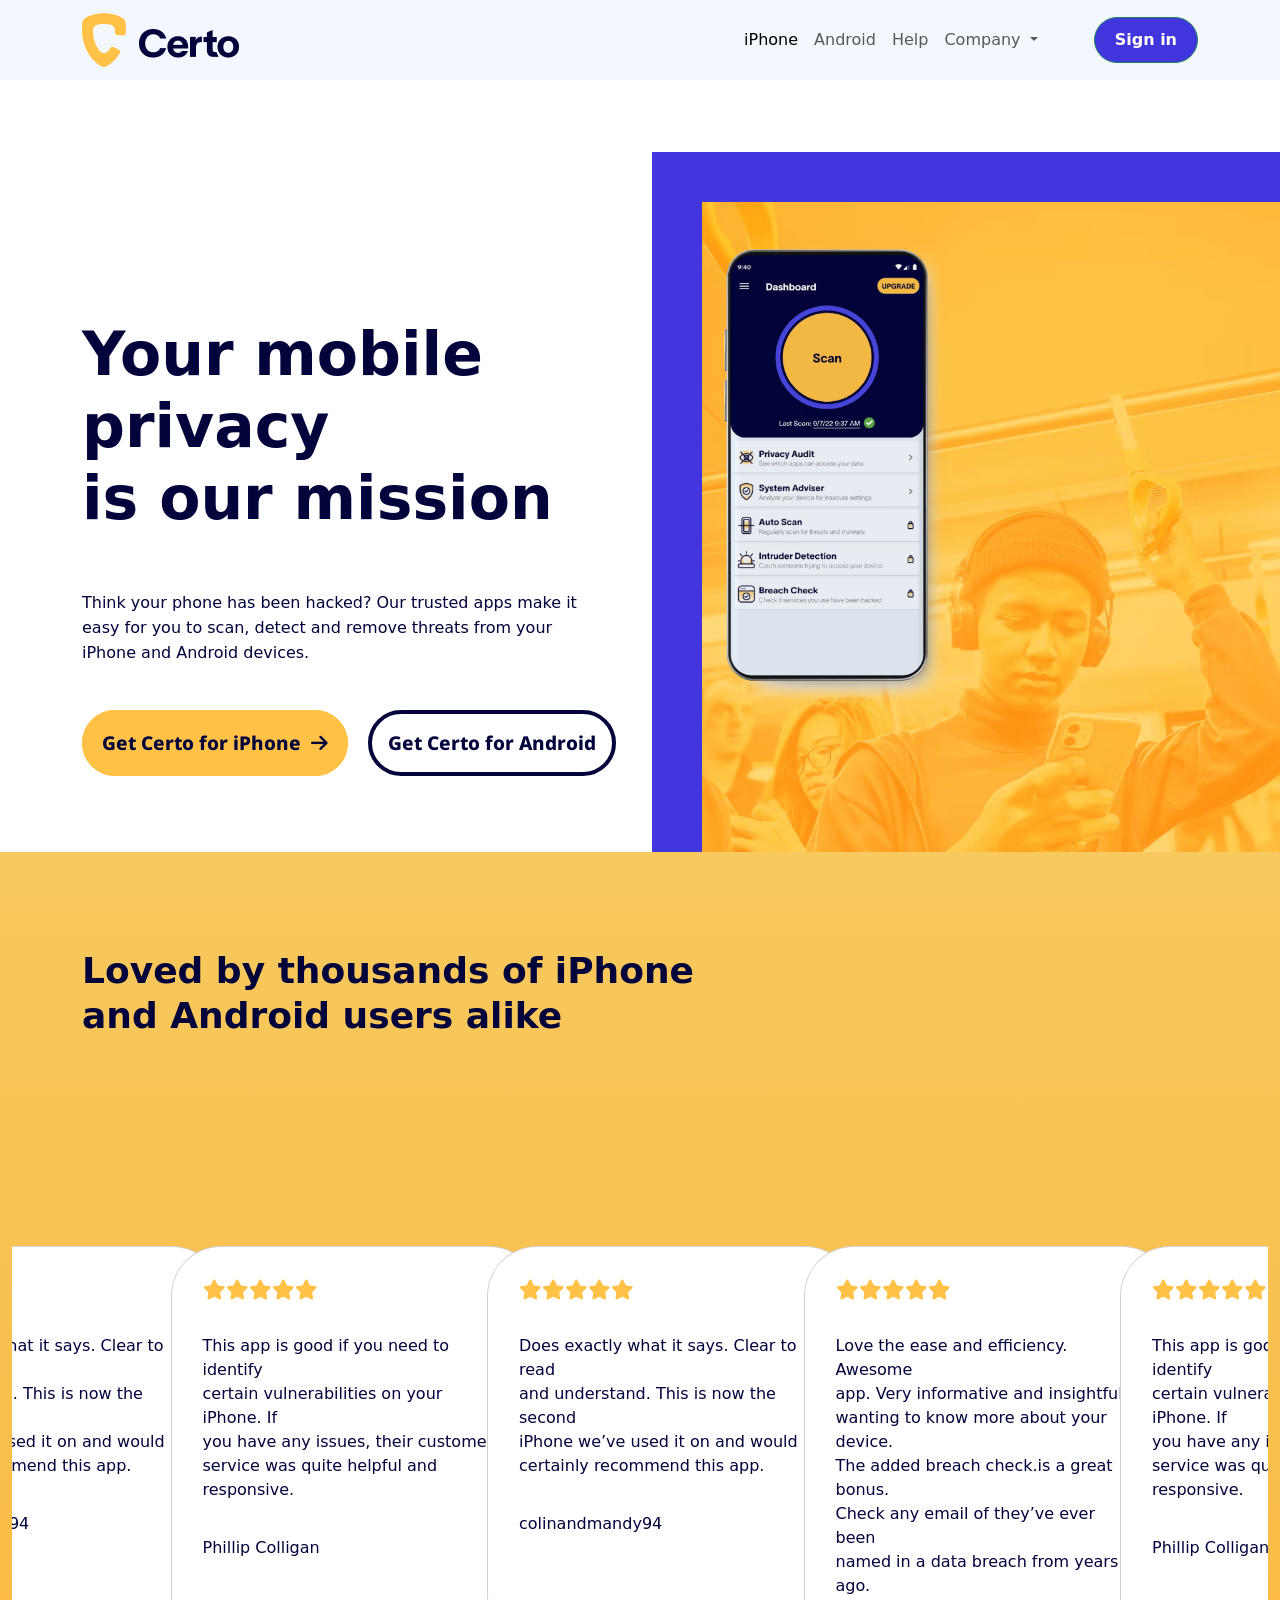
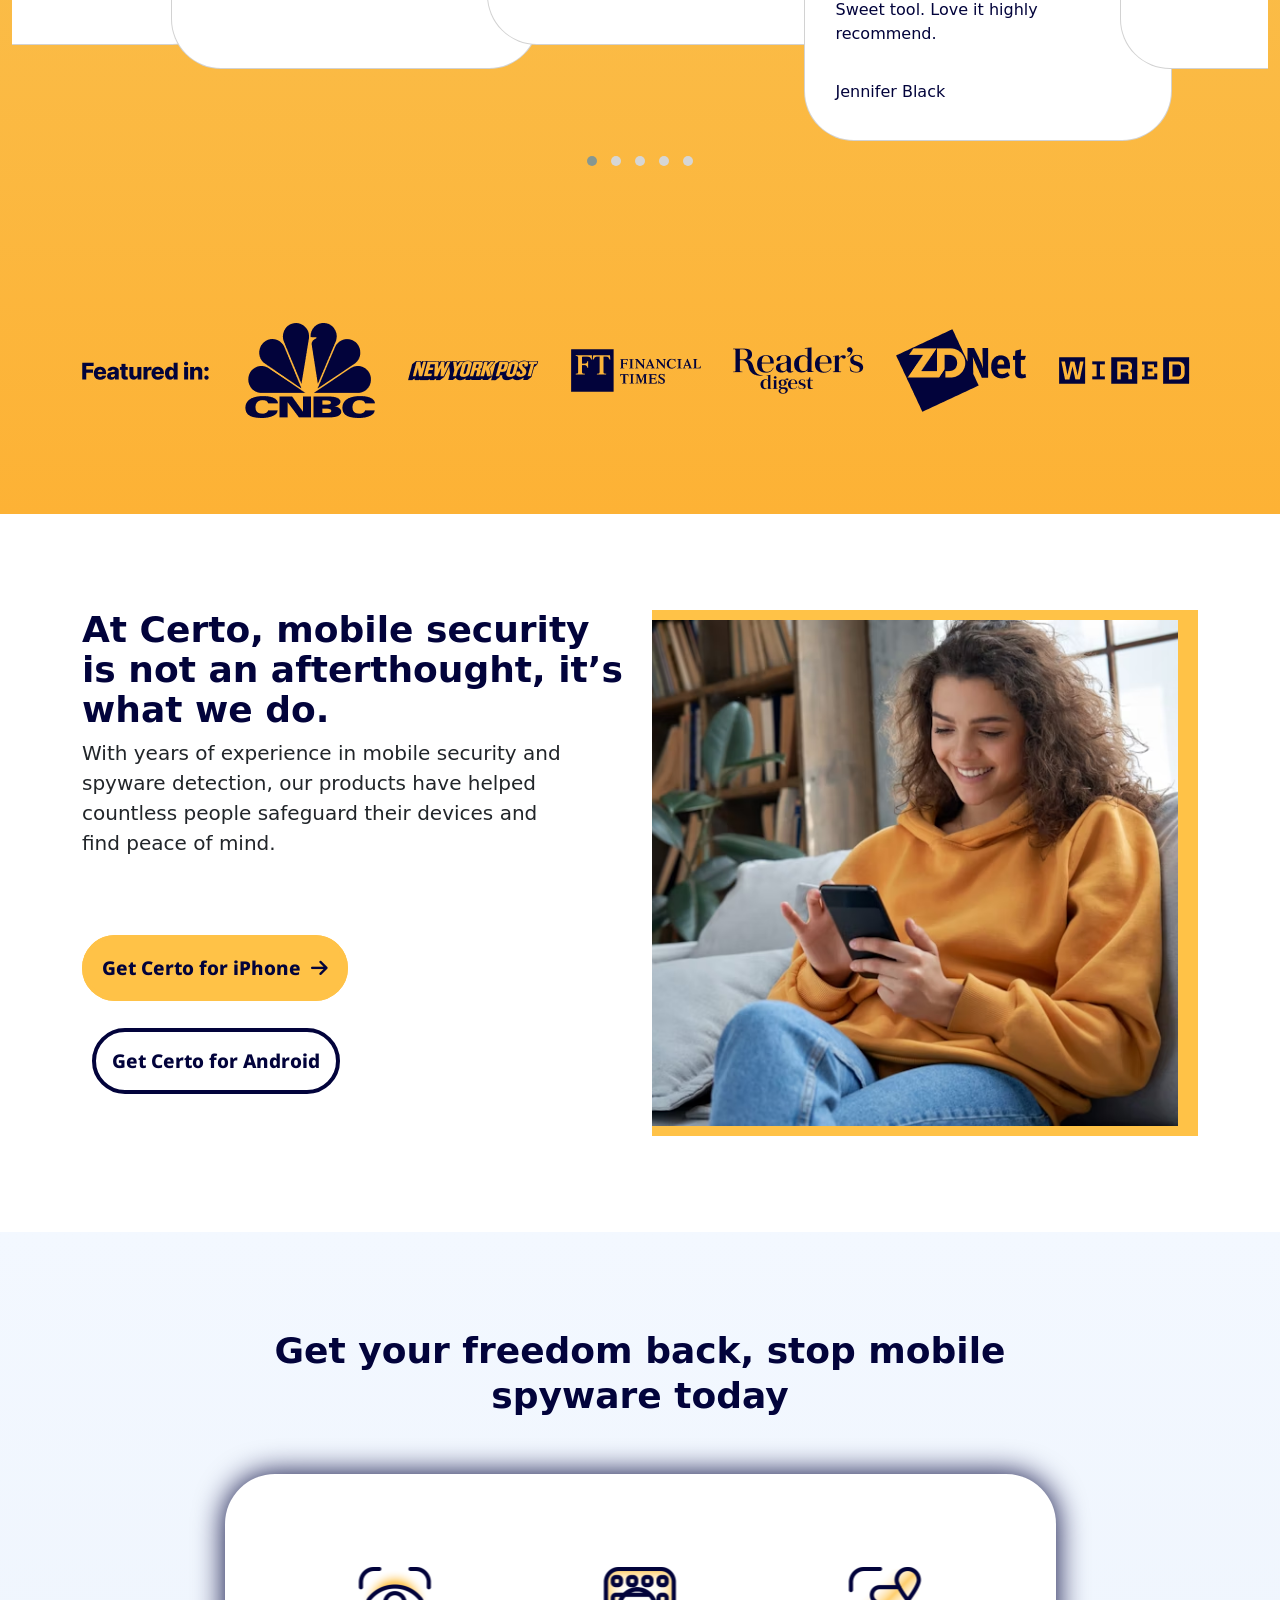
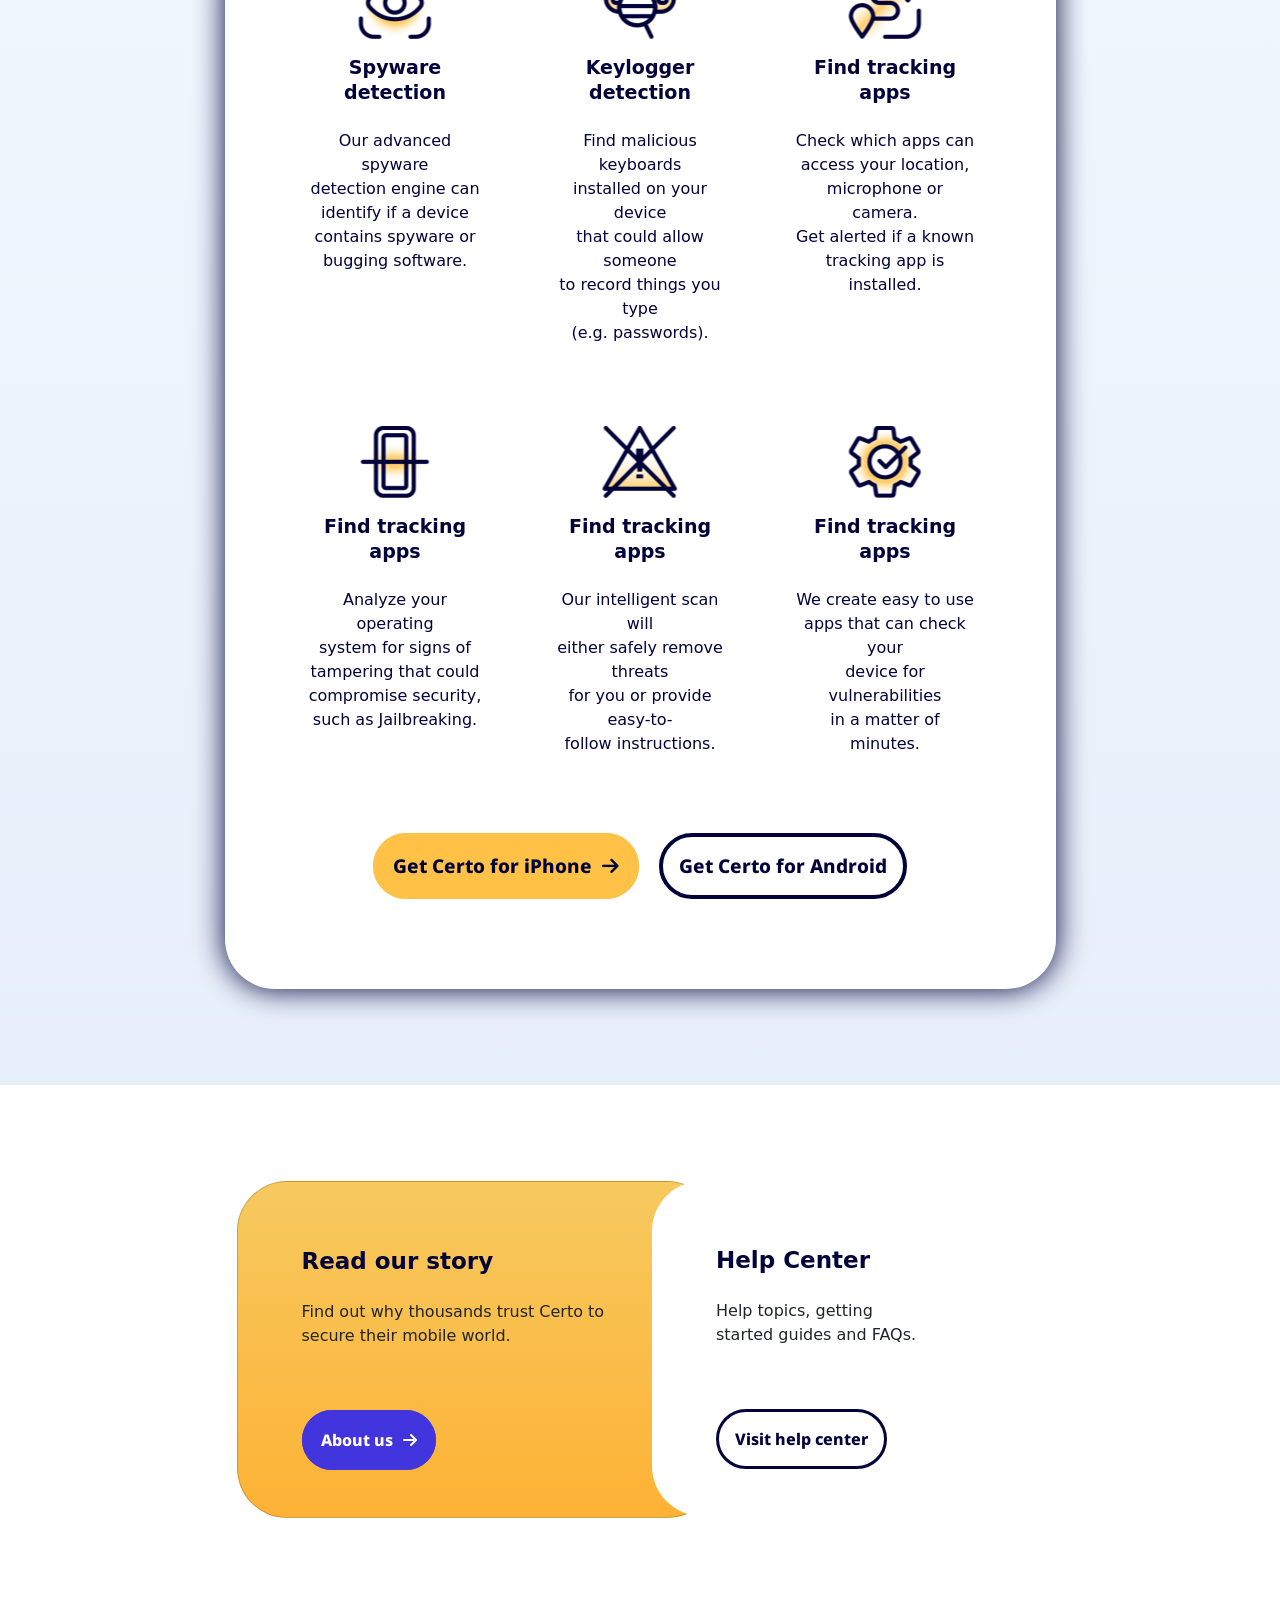
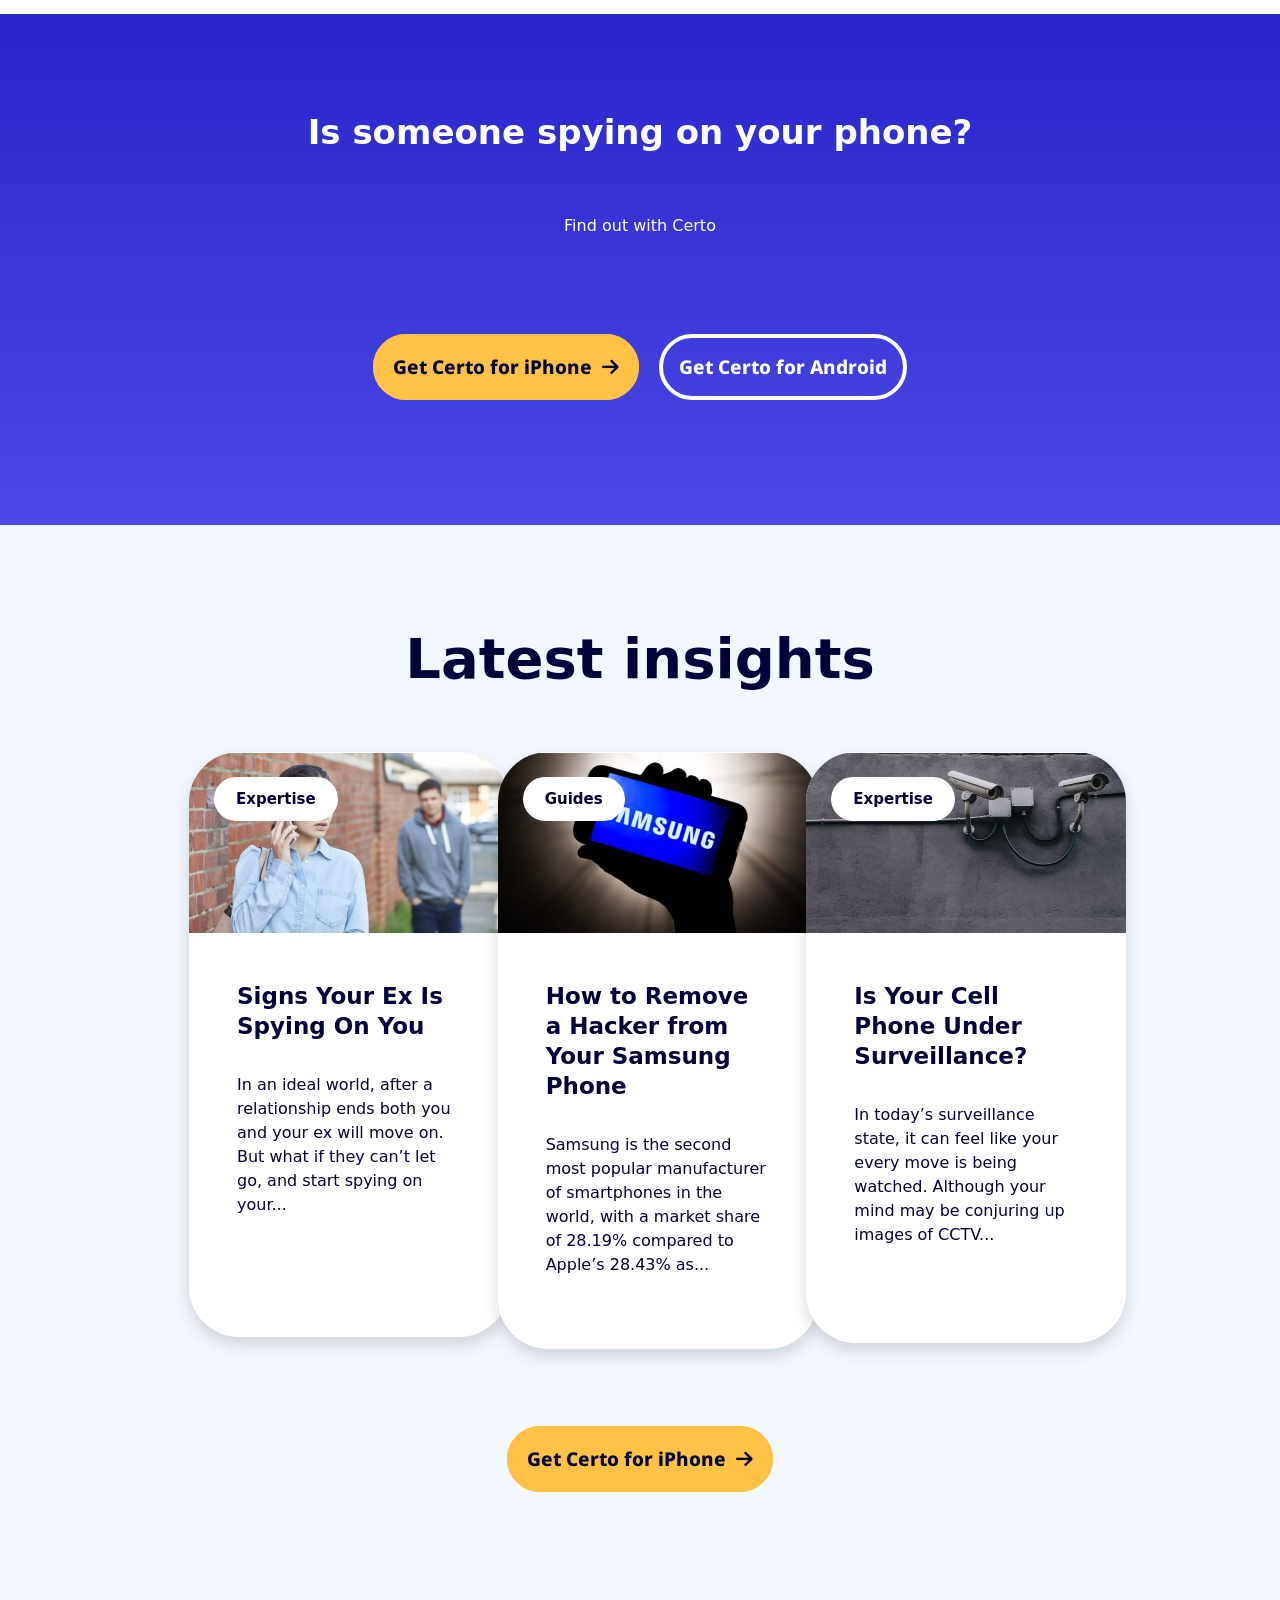
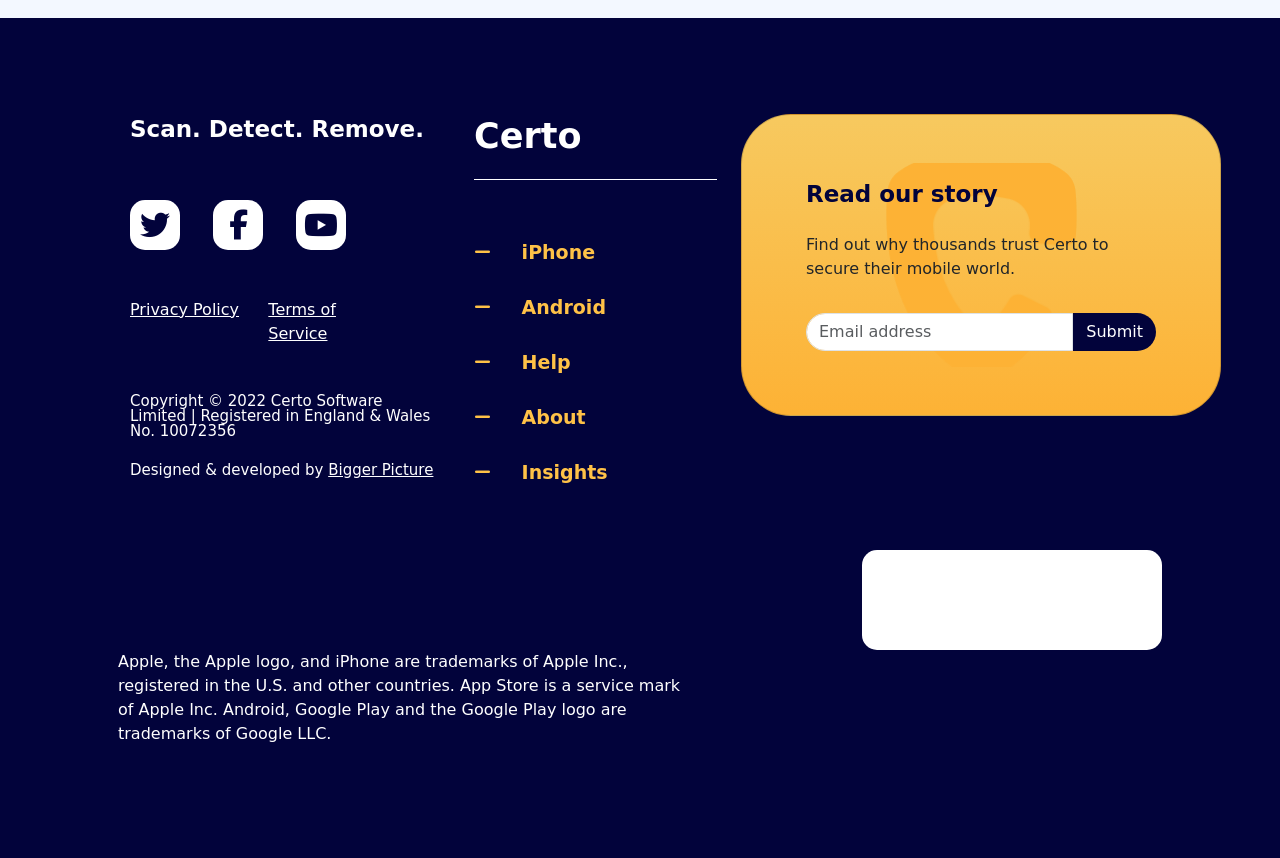
<file: allweb/certo/index.html>
<!doctype html>
<html lang="en">

<head>

    <link rel="icon" href="img/Vector.png">
    <meta charset="utf-8">
    <meta name="viewport" content="width=device-width, initial-scale=1">
    <title>certo</title>
    <link href="https://cdn.jsdelivr.net/npm/bootstrap@5.3.3/dist/css/bootstrap.min.css" rel="stylesheet"
        integrity="sha384-QWTKZyjpPEjISv5WaRU9OFeRpok6YctnYmDr5pNlyT2bRjXh0JMhjY6hW+ALEwIH" crossorigin="anonymous">


    <link rel="stylesheet" href="https://cdnjs.cloudflare.com/ajax/libs/font-awesome/6.6.0/css/all.min.css"
        integrity="sha512-Kc323vGBEqzTmouAECnVceyQqyqdsSiqLQISBL29aUW4U/M7pSPA/gEUZQqv1cwx4OnYxTxve5UMg5GT6L4JJg=="
        crossorigin="anonymous" referrerpolicy="no-referrer" />

    <!-- owl-carousel link -->

    <link rel="stylesheet" href="https://cdnjs.cloudflare.com/ajax/libs/OwlCarousel2/2.3.4/assets/owl.carousel.min.css"
        integrity="sha512-tS3S5qG0BlhnQROyJXvNjeEM4UpMXHrQfTGmbQ1gKmelCxlSEBUaxhRBj/EFTzpbP4RVSrpEikbmdJobCvhE3g=="
        crossorigin="anonymous" referrerpolicy="no-referrer" />

    <!-- owl-carousel css link -->

    <link rel="stylesheet"
        href="https://cdnjs.cloudflare.com/ajax/libs/OwlCarousel2/2.3.4/assets/owl.theme.default.min.css"
        integrity="sha512-sMXtMNL1zRzolHYKEujM2AqCLUR9F2C4/05cdbxjjLSRvMQIciEPCQZo++nk7go3BtSuK9kfa/s+a4f4i5pLkw=="
        crossorigin="anonymous" referrerpolicy="no-referrer" />



    <link rel="preconnect" href="https://fonts.googleapis.com">
    <link rel="preconnect" href="https://fonts.gstatic.com" crossorigin>
    <link href="https://fonts.googleapis.com/css2?family=Noto+Sans:ital,wght@0,100..900;1,100..900&display=swap"
        rel="stylesheet">




    <link rel="stylesheet" href="style.css">

</head>

<body>



    <nav class="navbar navbar-expand-lg " style="background: #F3F8FF;">
        <div class="container">
            <a class="navbar-brand" href="#"><img src="img/logo.svg.png" class="img-fluid" alt="">
                </i></a>
            <button class="navbar-toggler" type="button" data-bs-toggle="collapse"
                data-bs-target="#navbarSupportedContent" aria-controls="navbarSupportedContent" aria-expanded="false"
                aria-label="Toggle navigation">
                <span class="navbar-toggler-icon"></span>
            </button>
            <div class="collapse navbar-collapse  " id="navbarSupportedContent">
                <ul class="navbar-nav ms-auto mb-2 mb-lg-0  px-5">
                    <li class="nav-item">
                        <a class="nav-link active " aria-current="page" href="#">iPhone</a>
                    </li>
                    <li class="nav-item">
                        <a class="nav-link" href="#">Android</a>
                    </li>
                    <li class="nav-item">
                        <a class="nav-link" href="#">Help</a>
                    </li>


                    <li class="nav-item dropdown">
                        <a class="nav-link dropdown-toggle" href="#" role="button" data-bs-toggle="dropdown"
                            aria-expanded="false">
                            Company
                        </a>
                        <ul class="dropdown-menu ">
                            <li><a class="dropdown-item" href="#">Action</a></li>
                            <li><a class="dropdown-item" href="#">Another action</a></li>
                            <li>
                                <hr class="dropdown-divider">
                            </li>
                            <li><a class="dropdown-item" href="#">Something else here</a></li>
                        </ul>
                    </li>

                </ul>
                <form class="d-flex" role="search">

                    <button class="btn btn-outline-success" type="submit" style="border-radius: 50px; background: #4335DE;
 color: white; font-weight: 700; padding: 10px 20px;">Sign in</button>
                </form>
            </div>
        </div>
    </nav>




    <!-- d-flex justify-content-center align-items-center -->



    <!-- hero -->

    <section class="hero">

        <div class="container">

            <div class="row">

                <div class="col-6 pt-5 mt-5  d-flex justify-content-center align-items-center ">
                    <div class="hero-1 pt-4 mt-4">
                        <h5>Your mobile privacy <br> is our mission</h5>

                        <p class="pt-5 pb-5 ">Think your phone has been hacked? Our trusted apps make it <br> easy for
                            you to scan, detect
                            and
                            remove threats from your <br> iPhone and Android devices.</p>

                        <div class="hero-btn d-flex">
                            <div class="hero-btn-1 "><a href="#" class=" p-3">Get Certo for iPhone<span><i
                                            class="fa-solid fa-arrow-right"></i></span></a></div>
                            <div class="hero-btn-2 "><a href="#" class="p-3">Get Certo for Android</a></div>
                        </div>

                    </div>

                </div>
                <div class="col-6 col-6 pt-4 mt-4 d-flex  align-items-center">
                    <div class="hero-2">
                        <div class="hero-img col-6 pt-4 mt-4">
                            <img src="img/4011d07a7bbcc6283b6f3a9d23c5510b.png" alt="" width="250">
                        </div>

                    </div>
                </div>



            </div>


        </div>

    </section>




    <section class="Loved">

        <div class="container pt-5 pb-5">

            <div class="rowpt-5 pb-5">

                <div class="col-12 Loved-top pt-5 pb-5">
                    <p>Loved by thousands of iPhone <br> and Android users alike</p>
                </div>

            </div>
        </div>




        <div class="container-fluid pt-5 pb-5">
            <div class="row">
                <div class="owl-carousel owl-theme">

                    <div class="item " style="margin: auto;">
                        <div class="card" style="width: 23rem;  padding: 15px; border-radius: 50px;">
                            <div class="card-body">
                                <h5 class="card-title" style="color:#FFC247;"><i class="fa-solid fa-star"></i><i
                                        class="fa-solid fa-star"></i><i class="fa-solid fa-star"></i><i
                                        class="fa-solid fa-star"></i><i class="fa-solid fa-star"></i></h5>
                                <br>
                                <p class="card-text" style=" color: #02033B;">Does exactly what it says. Clear to read
                                    <br>
                                    and
                                    understand. This is
                                    now
                                    the second <br> iPhone we’ve used it on and would <br> certainly recommend this app.
                                </p>
                                <br>

                                <h6 class="card-subtitle mb-2 " style=" color: #02033B;">colinandmandy94</h6>
                                <br>
                                <br>
                                <br>
                            </div>
                        </div>
                    </div>



                    <div class="item" style="margin:auto;">
                        <div class="card" style="width: 23rem;  padding: 15px; border-radius: 50px;">
                            <div class="card-body">
                                <h5 class="card-title" style="color:#FFC247;"><i class="fa-solid fa-star"></i><i
                                        class="fa-solid fa-star"></i><i class="fa-solid fa-star"></i><i
                                        class="fa-solid fa-star"></i><i class="fa-solid fa-star"></i></h5>
                                <br>
                                <p class="card-text" style=" color: #02033B;">Love the ease and efficiency. Awesome <br>
                                    app.
                                    Very informative and
                                    insightful if <br> wanting to know more about your device. <br> The added breach
                                    check.is a great
                                    bonus. <br> Check any email of they’ve ever been <br> named in a data breach from
                                    years
                                    ago. <br> Sweet
                                    tool. Love it highly recommend.</p>
                                <br>

                                <h6 class="card-subtitle mb-2" style=" color: #02033B;">Jennifer Black</h6>
                            </div>
                        </div>
                    </div>


                    <div class="item">
                        <div class="card" style="width: 23rem; padding: 15px; border-radius: 50px;">
                            <div class="card-body">
                                <h5 class="card-title" style="color:#FFC247;"><i class="fa-solid fa-star"></i><i
                                        class="fa-solid fa-star"></i><i class="fa-solid fa-star"></i><i
                                        class="fa-solid fa-star"></i><i class="fa-solid fa-star"></i></h5>
                                <br>
                                <p class="card-text" style=" color: #02033B;">This app is good if you need to identify
                                    <br>
                                    certain vulnerabilities on
                                    your iPhone. If <br> you have any issues, their customer <br> service was quite
                                    helpful
                                    and
                                    responsive.
                                </p>
                                <br>

                                <h6 class="card-subtitle mb-2 " style=" color: #02033B;">Phillip Colligan</h6>
                                <br>
                                <br>
                                <br>
                            </div>
                        </div>
                    </div>


                    <div class="item " style="margin: auto;">
                        <div class="card" style="width: 23rem;  padding: 15px; border-radius: 50px;">
                            <div class="card-body">
                                <h5 class="card-title" style="color:#FFC247;"><i class="fa-solid fa-star"></i><i
                                        class="fa-solid fa-star"></i><i class="fa-solid fa-star"></i><i
                                        class="fa-solid fa-star"></i><i class="fa-solid fa-star"></i></h5>
                                <br>
                                <p class="card-text" style=" color: #02033B;">Does exactly what it says. Clear to read
                                    <br>
                                    and
                                    understand. This is
                                    now
                                    the second <br> iPhone we’ve used it on and would <br> certainly recommend this app.
                                </p>
                                <br>

                                <h6 class="card-subtitle mb-2 " style=" color: #02033B;">colinandmandy94</h6>
                                <br>
                                <br>
                                <br>
                            </div>
                        </div>
                    </div>


                    <div class="item" style="margin: auto;">
                        <div class="card" style="width: 23rem; padding: 15px; border-radius: 50px;">
                            <div class="card-body">
                                <h5 class="card-title" style="color:#FFC247;"><i class="fa-solid fa-star"></i><i
                                        class="fa-solid fa-star"></i><i class="fa-solid fa-star"></i><i
                                        class="fa-solid fa-star"></i><i class="fa-solid fa-star"></i></h5>
                                <br>
                                <p class="card-text" style=" color: #02033B;">This app is good if you need to identify
                                    <br>
                                    certain vulnerabilities on
                                    your iPhone. If <br> you have any issues, their customer <br> service was quite
                                    helpful
                                    and
                                    responsive.
                                </p>
                                <br>

                                <h6 class="card-subtitle mb-2 " style=" color: #02033B;">Phillip Colligan</h6>
                                <br>
                                <br>
                                <br>
                            </div>
                        </div>
                    </div>

                </div>





            </div>

        </div>





        <div class="container pt-5 pb-5">

            <div class="row d-flex align-items-center pt-5 pb-5">
                <div class="col-lg"><img src="img/New folder/1-Featured in.png" alt=""></div>
                <div class="col-lg"><img src="img/New folder/2-Group.png" alt=""></div>
                <div class="col-lg"><img src="img/New folder/3-figure.png" alt=""></div>
                <div class="col-lg"><img src="img/New folder/4-figure.png" alt=""></div>
                <div class="col-lg"><img src="img/New folder/5-figure.png" alt=""></div>
                <div class="col-lg"><img src="img/New folder/6-figure.png" alt=""></div>
                <div class="col-lg"><img src="img/New folder/7-figure.png" alt=""></div>
            </div>

        </div>





    </section>





    <section class="At-Certo">

        <div class="container py-5">

            <div class="row py-5">


                <div class="col-lg-6">
                    <h3 style="font-size: 36px; font-weight: 800; line-height: 40px; color: #02033B;">At Certo, mobile
                        security <br> is not an afterthought, it’s <br> what we do.</h3>

                    <p style="font-size: 20px; font-weight: 400; line-height: 30px;">With years of experience in mobile
                        security and <br> spyware detection, our products have helped
                        <br>
                        countless people safeguard their devices and <br> find peace of mind.
                    </p>


                    <div class="hero-btn ">
                        <div class="hero-btn-1 pt-5 mt-5"><a href="#" class=" p-3">Get Certo for iPhone<span><i
                                        class="fa-solid fa-arrow-right"></i></span></a></div>
                        <div class="hero-btn-2 pt-5 mt-3"><a href="#" class="p-3">Get Certo for Android</a></div>
                    </div>

                </div>
                <div class="col-lg-6">
                    <img src="img/img-1.png" alt="" class="img-fluid">

                </div>
            </div>


        </div>


    </section>



    <section class="Get-your py-5">

        <div class="container py-5">
            <h3 class="pb-5">Get your freedom back, stop mobile <br> spyware today</h3>

            <div class="row">
                <div class="col-lg-9 m-auto ">
                    <div class="cotainer "
                        style="background: white; border-radius: 50px; padding: 60px; color: #02033B; box-shadow: 0 0 30px; ">


                        <div class="row">


                            <!-- 1 -->

                            <div class="col-lg-4 p-3">
                                <div class="get-card p-3">
                                    <img src="img/div.png" alt="">
                                    <h4 class="py-3">Spyware detection</h4>
                                    <p>Our advanced spyware <br> detection engine can <br> identify if a device <br>
                                        contains spyware or <br> bugging software.</p>
                                </div>
                            </div>

                            <!-- 2 -->

                            <div class="col-lg-4 p-3">
                                <div class="get-card p-3">
                                    <img src="img/div (1).png" alt="">
                                    <h4 class="py-3">Keylogger detection</h4>
                                    <p>Find malicious keyboards <br> installed on your device <br> that could allow
                                        someone <br> to record things you type <br> (e.g. passwords).</p>
                                </div>
                            </div>

                            <!-- 3 -->


                            <div class="col-lg-4 p-3">
                                <div class="get-card p-3">
                                    <img src="img/div (3).png" alt="">
                                    <h4 class="py-3">Find tracking apps</h4>
                                    <p>Check which apps can <br> access your location,<br> microphone or camera. <br>
                                        Get alerted if a
                                        known <br> tracking app is installed.</p>
                                </div>
                            </div>

                            <!-- 4 -->


                            <div class="col-lg-4 p-3">
                                <div class="get-card  p-3">
                                    <img src="img/div (2).png" alt="">
                                    <h4 class="py-3">Find tracking apps</h4>
                                    <p>Analyze your operating <br> system for signs of <br> tampering that could <br>
                                        compromise
                                        security, <br> such as Jailbreaking.</p>
                                </div>
                            </div>

                            <!-- 5 -->

                            <div class="col-lg-4 p-3">
                                <div class="get-card  p-3">
                                    <img src="img/div (4).png" alt="">
                                    <h4 class="py-3">Find tracking apps</h4>
                                    <p>Our intelligent scan will <br> either safely remove threats <br> for you or
                                        provide easy-to- <br> follow instructions.</p>
                                </div>
                            </div>

                            <!-- 6 -->

                            <div class="col-lg-4 p-3">
                                <div class="get-card p-3">
                                    <img src="img/div (5).png" alt="">
                                    <h4 class="py-3">Find tracking apps</h4>
                                    <p>We create easy to use <br> apps that can check your <br> device for
                                        vulnerabilities <br> in a matter of minutes.</p>
                                </div>
                            </div>

                            <div class="col-lg-12">
                                <div class="hero-btn d-flex justify-content-center py-5">
                                    <div class="hero-btn-1 "><a href="#" class=" p-3">Get Certo for iPhone<span><i
                                                    class="fa-solid fa-arrow-right"></i></span></a></div>
                                    <div class="hero-btn-2 "><a href="#" class="p-3">Get Certo for Android</a></div>
                                </div>

                            </div>

                        </div>


                    </div>
                </div>
            </div>
        </div>




    </section>




    <section class="Read-our-story">

        <div class="container py-5">


            <div class="row py-5">

                <div class="col-lg-9 m-auto ">

                    <div class="container">
                        <div class="row">

                            <div class="col-lg-6">

                                <div class="card p-5"
                                    style="width: 30rem; background: linear-gradient(180deg, #F7C95F 0%, #FDB235 100%) ; border-radius: 50px;">
                                    <div class="card-body">
                                        <h5 class="card-title "
                                            style="font-size: 23px; line-height: 30px; font-weight: 800; color: #02033B;">
                                            Read our story
                                        </h5>
                                        <p class="card-text py-3"
                                            style="font-size: 16px; line-height: 24px; font-weight: 400;">Find out why
                                            thousands trust Certo to secure their mobile world.</p>
                                        <div class="hero-btn-1  Read-our-story-btn1 pt-5"><a href="#" class=" p-3"
                                                style="background: #4335DE; color: white; font-size: 16px; border: 3px solid #4335DE;">About
                                                us<span><i class="fa-solid fa-arrow-right"></i></span></a></div>
                                    </div>
                                </div>

                            </div>

                            <div class="col-lg-6">


                                <div class="card p-5" style="width: 30rem; border: none; border-radius: 50px;">
                                    <div class="card-body">
                                        <h5 class="card-title "
                                            style="font-size: 23px; line-height: 30px; font-weight: 800; color: #02033B;">
                                            Help Center
                                        </h5>
                                        <p class="card-text py-3"
                                            style="font-size: 16px; line-height: 24px; font-weight: 400;">Help topics,
                                            getting <br> started guides and FAQs.</p>
                                        <div class="hero-btn-1  Read-our-story-btn2 pt-5"><a href="#" class=" p-3"
                                                style="background: transparent; color: #02033B; font-size: 16px; border: 3px solid #02033B;">Visit
                                                help center</a></div>
                                    </div>
                                </div>


                            </div>


                        </div>
                    </div>

                </div>

            </div>

        </div>

    </section>




    <section class="Is-someone">
        <div class="container text-center py-5">
            <div class="row py-5">
                <div class="col-12">
                    <h3 style="font-size: 34px; line-height: 45px; font-weight: 800;">Is someone spying on your phone?
                    </h3>
                    <p class="py-5" style="font-style: 18px; line-height: 30px; font-weight: 400;">Find out with Certo
                    </p>
                    <div class="hero-btn d-flex justify-content-center py-5">
                        <div class="hero-btn-1  Is-someone-btn1"><a href="#" class=" p-3">Get Certo for iPhone<span><i
                                        class="fa-solid fa-arrow-right"></i></span></a></div>
                        <div class="hero-btn-2 Is-someone-btn2"><a href="#" class="p-3">Get Certo for Android</a></div>
                    </div>
                </div>
            </div>
        </div>

    </section>



    <section class="Latest-insights">
        <div class="container py-5">

            <div class="row py-5">
                <h5 class="pb-5 text-center"
                    style="font-size: 56px; line-height: 75px; font-weight: 800; color: #02033B;">Latest
                    insights</h5>

                <div class="col-lg-10  m-auto">
                    <div class="container">
                        <div class="row pb-5">
                            <div class="col-lg-4">

                                <div class="card shadow"
                                    style="width: 20rem; border: none; border-radius: 50px ; transition: ease-in-out 0.5s; cursor: pointer; ">
                                    <div class="latest-img1">
                                        <img src="img/figure-1.png" class="card-img-top" alt=""
                                            style="border-radius: 50px 50px 0px 0px;">
                                    </div>
                                    <div class="latest-img2">
                                        <h4>Expertise</h4>
                                    </div>

                                    <div class="card-body p-5 mb-5">
                                        <h5 class="card-title"
                                            style="font-size: 23px; line-height: 30px; font-weight: 700; color: #02033B;">
                                            Signs Your
                                            Ex Is <br> Spying On You</h5>
                                        <p class="card-text py-4"
                                            style="font-size: 16px; line-height: 24px; font-weight: 400; color: #02033B;">
                                            In
                                            an
                                            ideal world, after a relationship ends both you and your ex will move on.
                                            But
                                            what if
                                            they can’t let go, and start spying on your...</p>
                                    </div>
                                </div>


                            </div>



                            <div class="col-lg-4">

                                <div class="card shadow"
                                    style="width: 20rem; border: none; border-radius: 50px ;  transition: ease-in-out 0.5s; cursor: pointer; ">
                                    <div class="latest-img1">
                                        <img src="img/figure-2.png" class="card-img-top" alt=""
                                            style="border-radius: 50px 50px 0px 0px;">
                                    </div>
                                    <div class="latest-img2">
                                        <h4>Guides</h4>
                                    </div>

                                    <div class="card-body p-5 ">
                                        <h5 class="card-title"
                                            style="font-size: 23px; line-height: 30px; font-weight: 700; color: #02033B;">
                                            How to Remove a Hacker from Your Samsung Phone</h5>
                                        <p class="card-text py-4"
                                            style="font-size: 16px; line-height: 24px; font-weight: 400; color: #02033B;">
                                            Samsung is the second most popular manufacturer of smartphones in the world,
                                            with a market share of 28.19% compared to Apple’s 28.43% as...</p>
                                    </div>
                                </div>

                            </div>
                            <div class="col-lg-4">

                                <div class="card shadow"
                                    style="width: 20rem; border: none; border-radius: 50px ;  transition: ease-in-out 0.5s; cursor: pointer; ">
                                    <div class="latest-img1">
                                        <img src="img/figure3.png" class="card-img-top" alt=""
                                            style="border-radius: 50px 50px 0px 0px;">
                                    </div>
                                    <div class="latest-img2">
                                        <h4>Expertise</h4>
                                    </div>

                                    <div class="card-body p-5 mb-4">
                                        <h5 class="card-title"
                                            style="font-size: 23px; line-height: 30px; font-weight: 700; color: #02033B;">
                                            Is Your Cell <br> Phone Under <br> Surveillance?</h5>
                                        <p class="card-text py-4"
                                            style="font-size: 16px; line-height: 24px; font-weight: 400; color: #02033B;">
                                            In today’s surveillance state, it can feel like your every move is being
                                            watched. Although your mind may be conjuring up images of CCTV...</p>
                                    </div>
                                </div>

                            </div>

                        </div>

                    </div>
                </div>




                <div class="hero-btn-1  text-center py-5"><a href="#" class=" p-3">Get Certo for iPhone<span><i
                                class="fa-solid fa-arrow-right"></i></span></a></div>
            </div>

        </div>

    </section>


    <footer>
        <div class="container p-5">
            <div class="row py-5">
                <div class="col-lg-4">
                    <div class="container ">
                        <div class="row">
                            <h3>Scan. Detect. Remove.</h3>
                        </div>
                        <div class="row py-5">
                            <div class="col-3"><i class="fa-brands fa-twitter"
                                    style="width: 50px; height: 50px; text-align: center; line-height: 50px; color: #02033B; background: #ffffff; border-radius: 15px; font-size: 30px;"></i>
                            </div>
                            <div class="col-3"><i class="fa-brands fa-facebook-f"
                                    style="width: 50px; height: 50px; text-align: center; line-height: 50px;  color: #02033B; background: #ffffff; border-radius: 15px; font-size: 30px;"></i>
                            </div>
                            <div class="col-3"><i class="fa-brands fa-youtube"
                                    style="width: 50px; height: 50px; text-align: center; line-height: 50px;  color: #02033B; background: #ffffff; border-radius: 15px; font-size: 30px;"></i>
                            </div>
                        </div>

                        <div class="row">
                            <div class="col-5"><a href="#" style="color: #ffffff;">Privacy Policy</a></div>
                            <div class="col-5"><a href="#" style="color: #ffffff;">Terms of Service</a></div>
                        </div>

                        <div class="row py-5">
                            <h5 style="font-size: 15px ; line-height: 15px; font-weight: 400; color: #ffffff;">Copyright
                                © 2022 Certo Software Limited | Registered in England & Wales No. 10072356</h5>

                            <h5 class="py-3"
                                style="font-size: 15px ; line-height: 15px; font-weight: 400; color: #ffffff;">Designed
                                & developed by <a href="#"
                                    style="font-size: 15px ; line-height: 15px; font-weight: 500; color: #ffffff;">Bigger
                                    Picture</a></h5>
                        </div>

                    </div>
                </div>
                <div class="col-lg-3 ">
                    <h5
                        style="font-size: 35px; line-height: 45px; font-weight: 800; color: #ffffff; border-bottom: 1px solid white; padding-bottom: 20px; margin-bottom: 60px;">
                        Certo</h5>

                    <ul>
                        <li ><span class="me-4"><i class="fa-solid fa-minus"></i></span> iPhone</li>
                        <li><span class="me-4"><i class="fa-solid fa-minus"></i></span> Android</li>
                        <li><span class="me-4"><i class="fa-solid fa-minus"></i></span> Help</li>
                        <li><span class="me-4"><i class="fa-solid fa-minus"></i></span> About</li>
                        <li><span class="me-4"><i class="fa-solid fa-minus"></i></span> Insights</li>                       
                    </ul>

                </div>
                <div class="col-lg-5">


                    <div class="card p-5"
                        style="width: 30rem; background: linear-gradient(180deg, #F7C95F 0%, #FDB235 100%); border-radius: 50px; ;">
                        <div class="card-body"
                            style="background: url(img/Path\ 10741.png) ;background-repeat: no-repeat ; background-position: center; background-size:50% ;">
                            <h5 class="card-title "
                                style="font-size: 23px; line-height: 30px; font-weight: 800; color: #02033B;">
                                Read our story
                            </h5>
                            <p class="card-text py-3" style="font-size: 16px; line-height: 24px; font-weight: 400;">Find
                                out why
                                thousands trust Certo to secure their mobile world.</p>
                            <form class="d-flex" role="search">
                                <input class="form-control " style="border-radius: 50px 0 0 50px ;" type="search"
                                    placeholder="Email address" aria-label="Search">
                                <button class="btn"
                                    style=" background: #02033B; color: #ffffff; border-radius: 0 50px 50px 0;"
                                    type="submit">Submit</button>
                            </form>
                        </div>
                    </div>



                </div>

                <div class="col-lg-12 d-flex justify-content-end align-items-end">
                    <div class="box1"></div>
                </div>

                <div class="col-lg-12">
                    <p class="footar-p">Apple, the Apple logo, and iPhone are trademarks of Apple Inc., registered in the U.S. and other
                        countries. App Store is a service mark of Apple Inc. Android, Google Play and the Google Play
                        logo are trademarks of Google LLC.</p>
                </div>

            </div>
        </div>
    </footer>





    <!-- <div class="eilipse"></div> -->





    <script src="https://cdn.jsdelivr.net/npm/bootstrap@5.3.3/dist/js/bootstrap.bundle.min.js"
        integrity="sha384-YvpcrYf0tY3lHB60NNkmXc5s9fDVZLESaAA55NDzOxhy9GkcIdslK1eN7N6jIeHz"
        crossorigin="anonymous"></script>


    <!-- jquery cnd -->

    <script src="https://cdnjs.cloudflare.com/ajax/libs/jquery/3.7.1/jquery.min.js"
        integrity="sha512-v2CJ7UaYy4JwqLDIrZUI/4hqeoQieOmAZNXBeQyjo21dadnwR+8ZaIJVT8EE2iyI61OV8e6M8PP2/4hpQINQ/g=="
        crossorigin="anonymous" referrerpolicy="no-referrer"></script>

    <!-- owl-carousel -->

    <script src="https://cdnjs.cloudflare.com/ajax/libs/OwlCarousel2/2.3.4/owl.carousel.min.js"
        integrity="sha512-bPs7Ae6pVvhOSiIcyUClR7/q2OAsRiovw4vAkX+zJbw3ShAeeqezq50RIIcIURq7Oa20rW2n2q+fyXBNcU9lrw=="
        crossorigin="anonymous" referrerpolicy="no-referrer"></script>





    <script>$('.owl-carousel').owlCarousel({
            center: true,
            items: 2,
            loop: true,
            margin: 10,
            responsive: {
                600: {
                    items: 4
                }
            }
        });
        $('.nonloop').owlCarousel({
            center: true,
            items: 2,
            loop: false,
            margin: 10,
            responsive: {
                600: {
                    items: 4
                }
            }
        });
    </script>


    <!-- <script>$('.owl-carousel').owlCarousel({
    loop:true,
    margin:10,
    nav:true,
    responsive:{
        0:{
            items:1
        },
        600:{
            items:3
        },
        1000:{
            items:3
        }
    }
})</script> -->



</body>

</html>
</file>
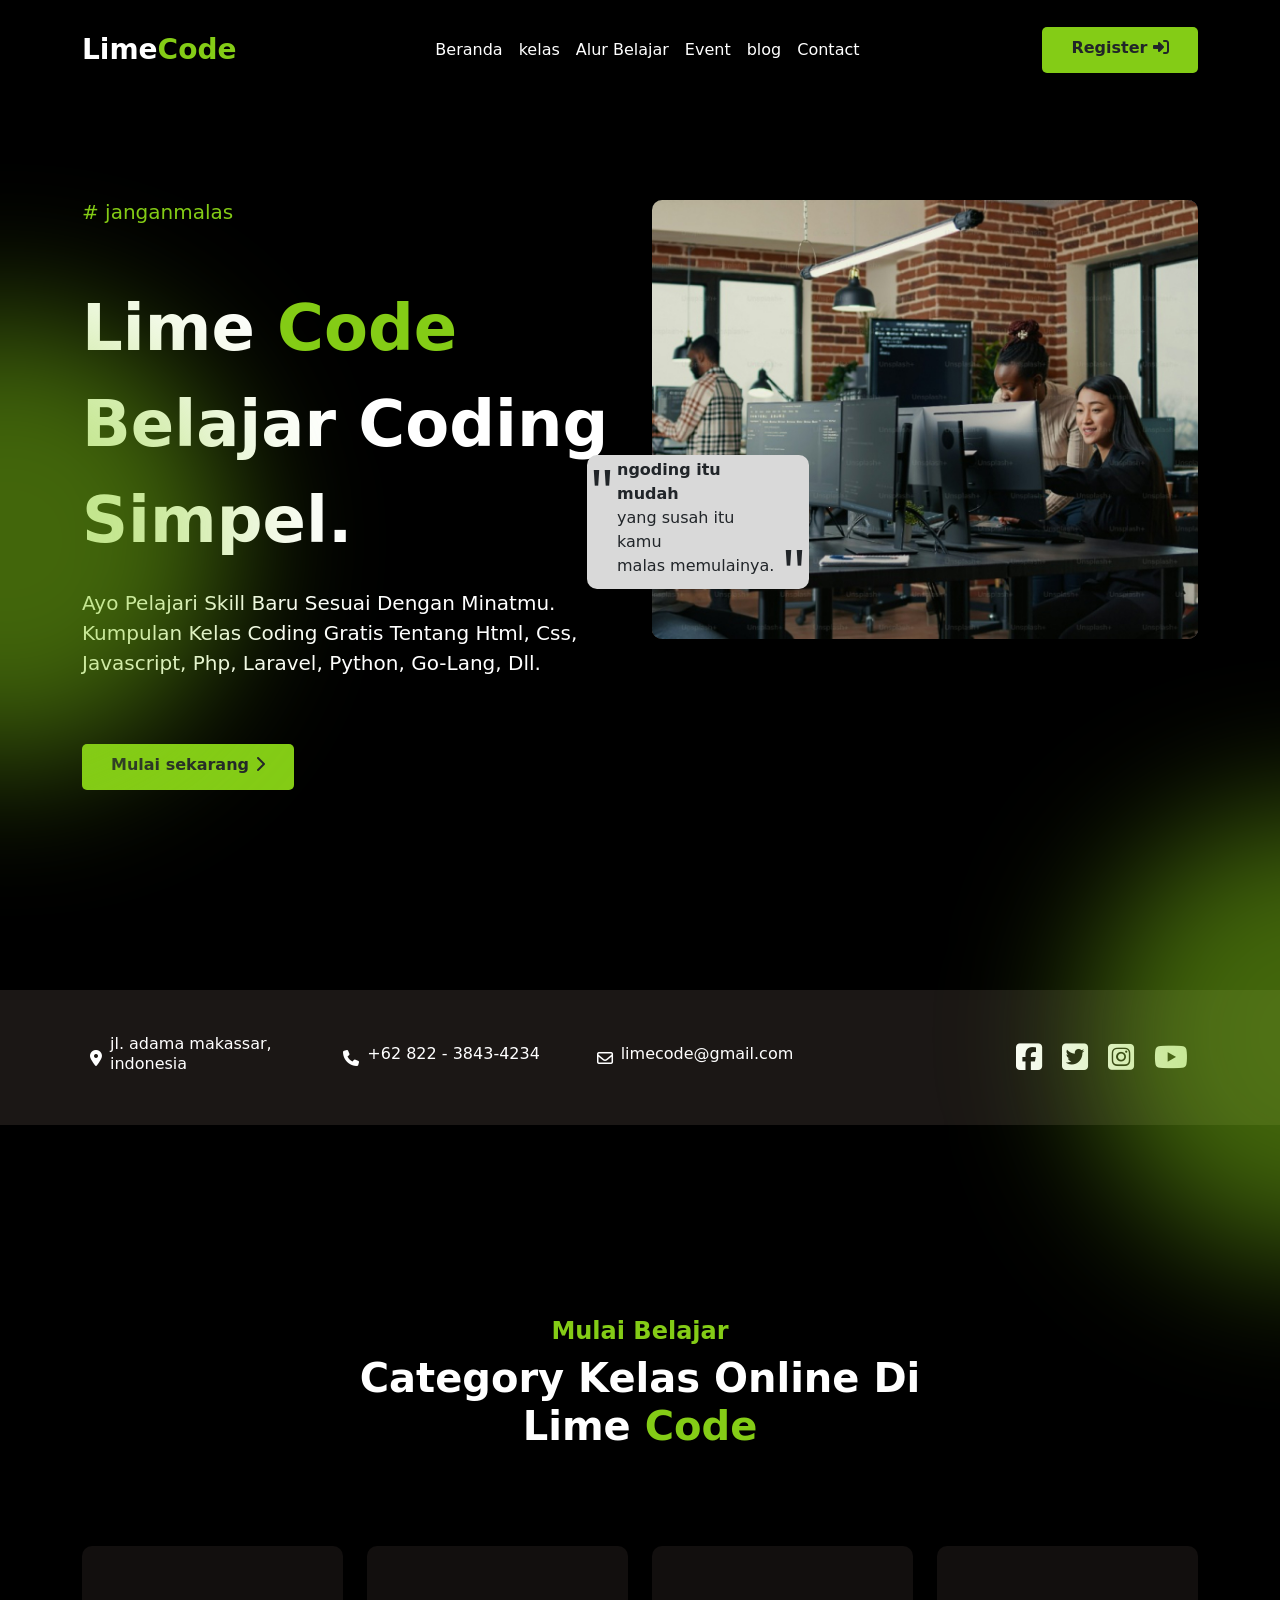
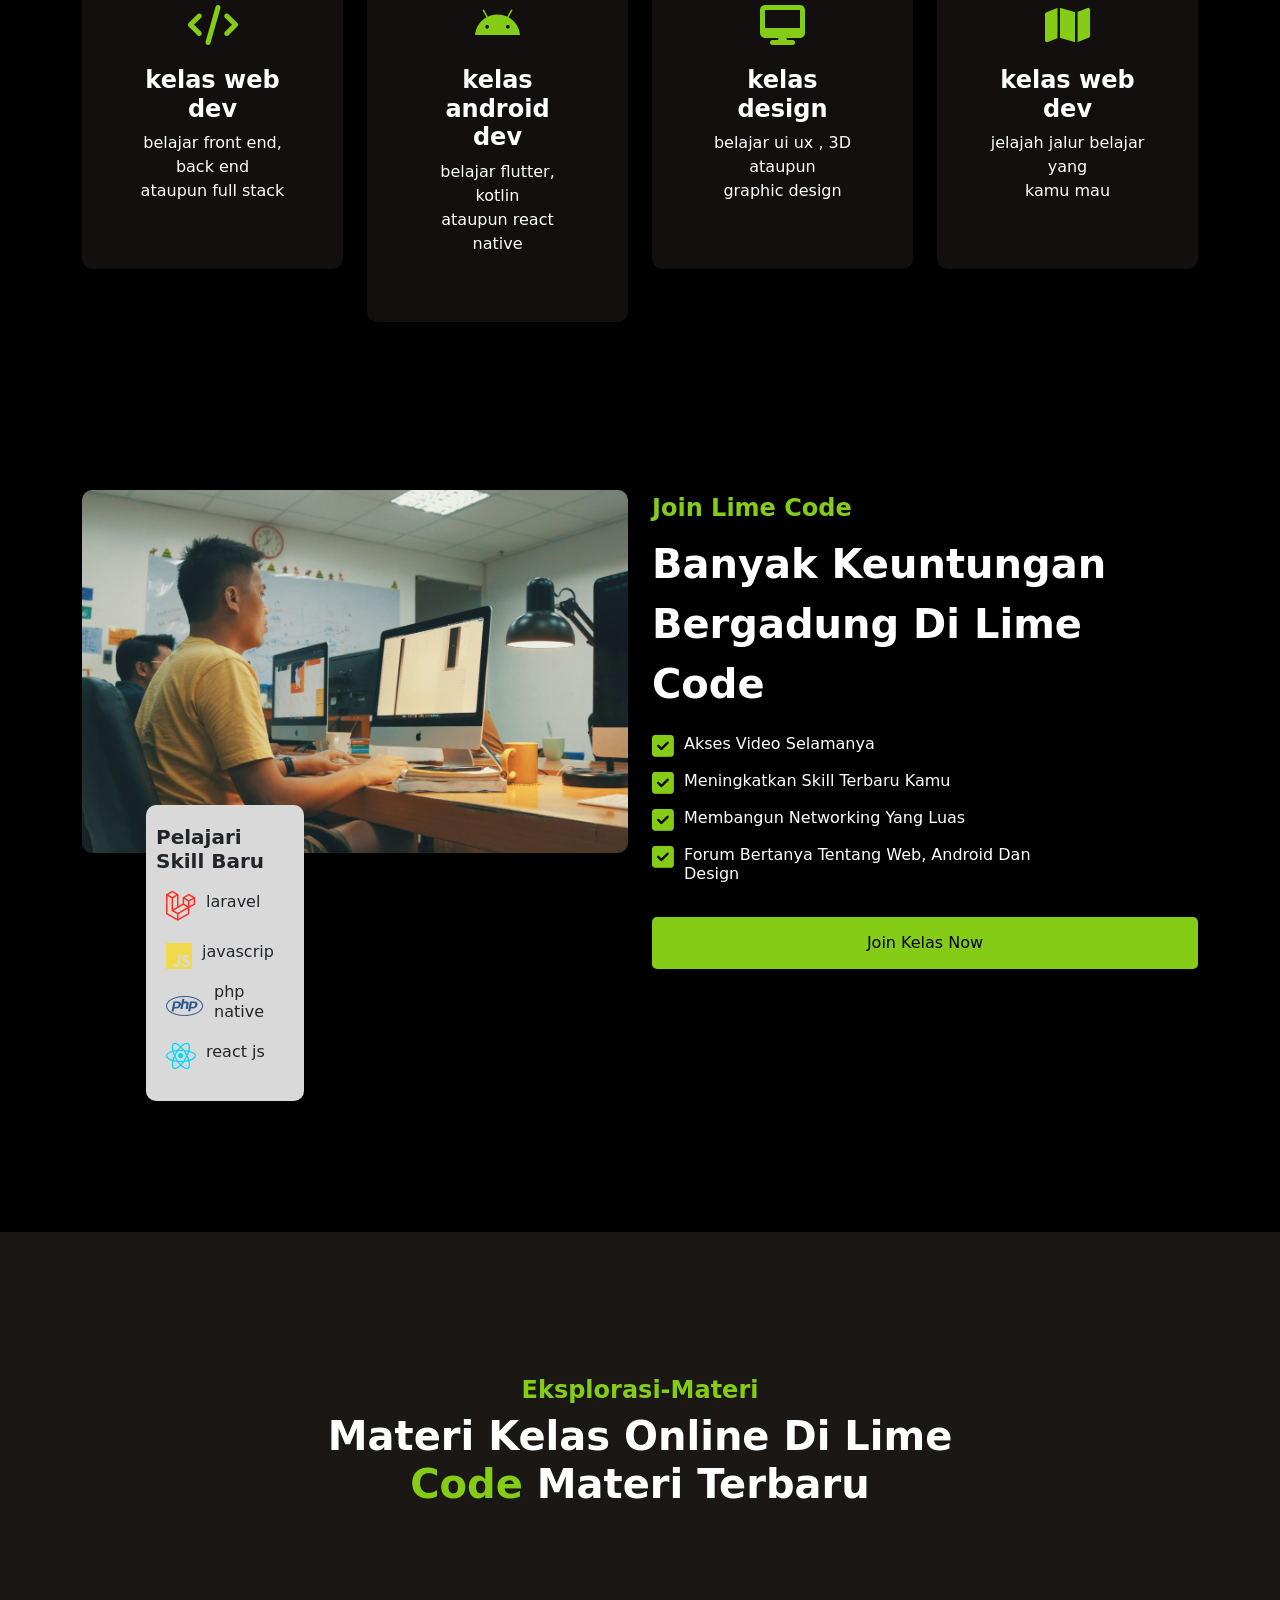
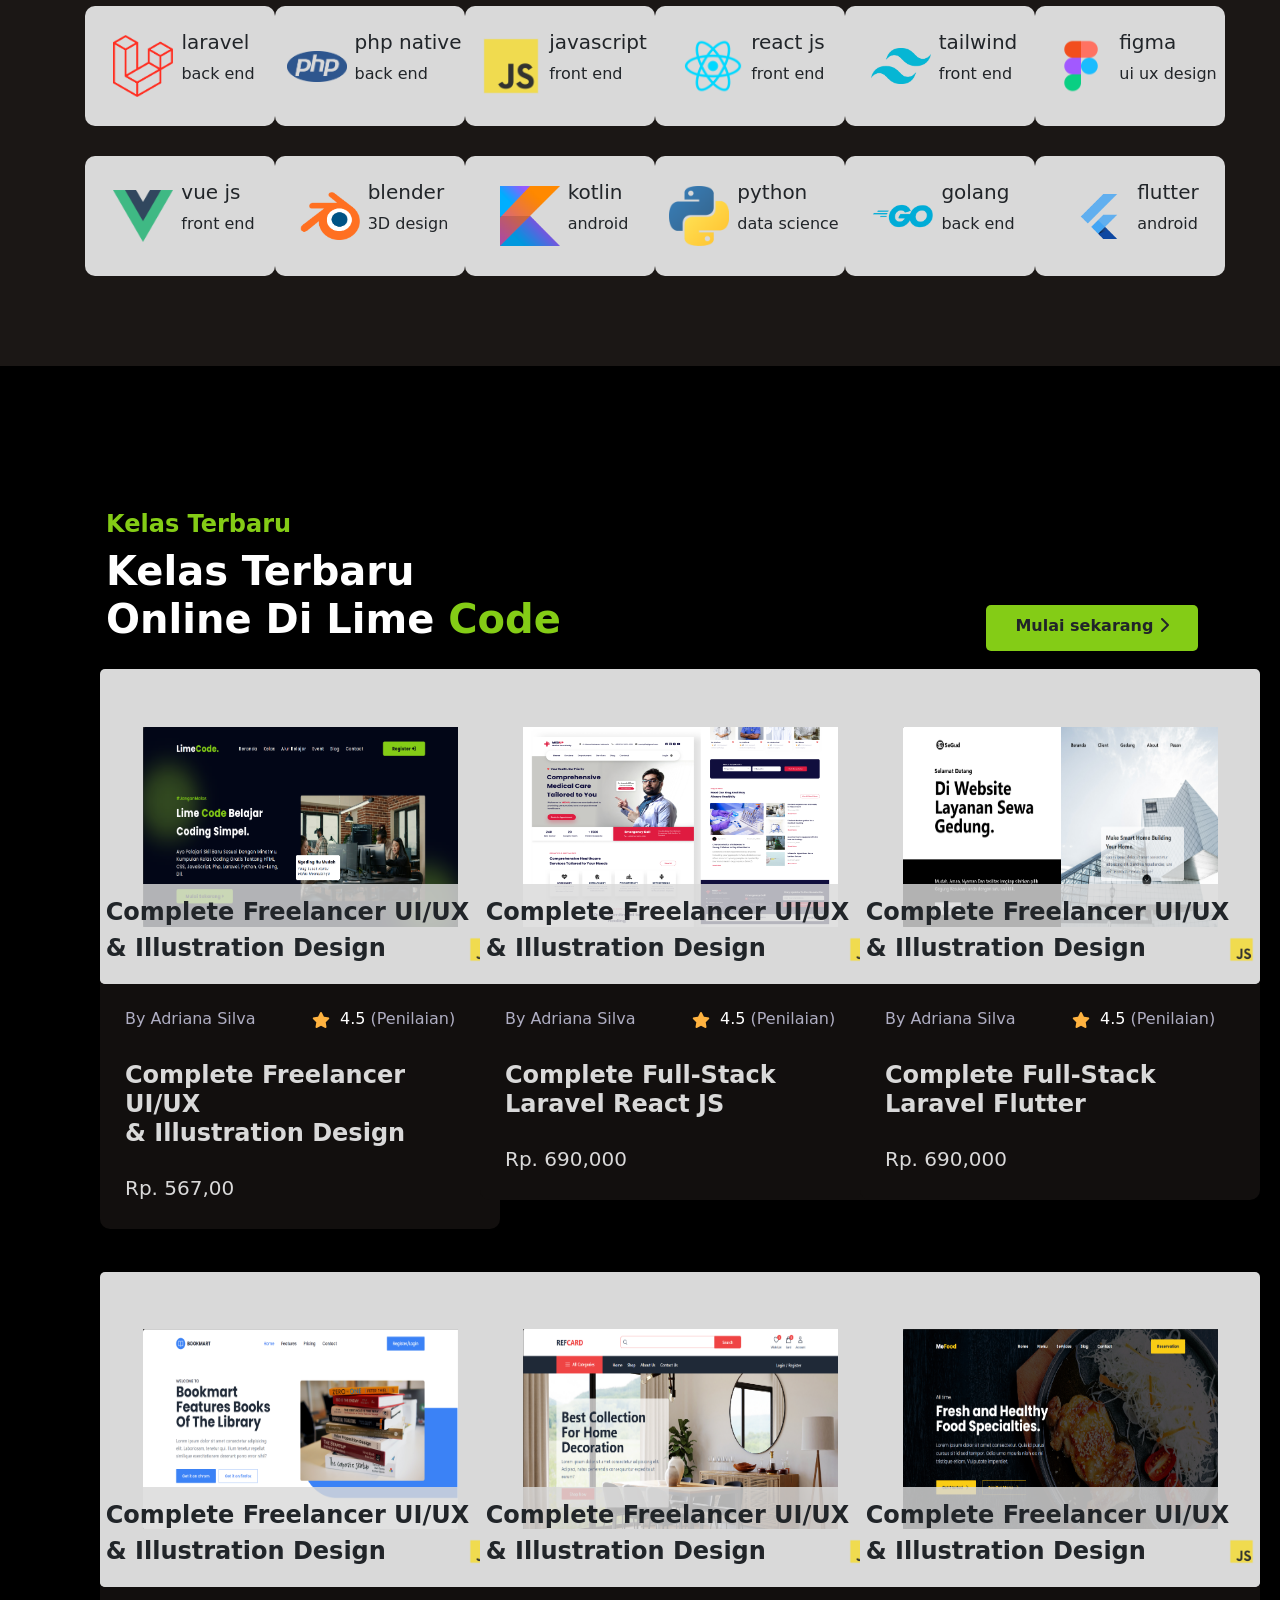
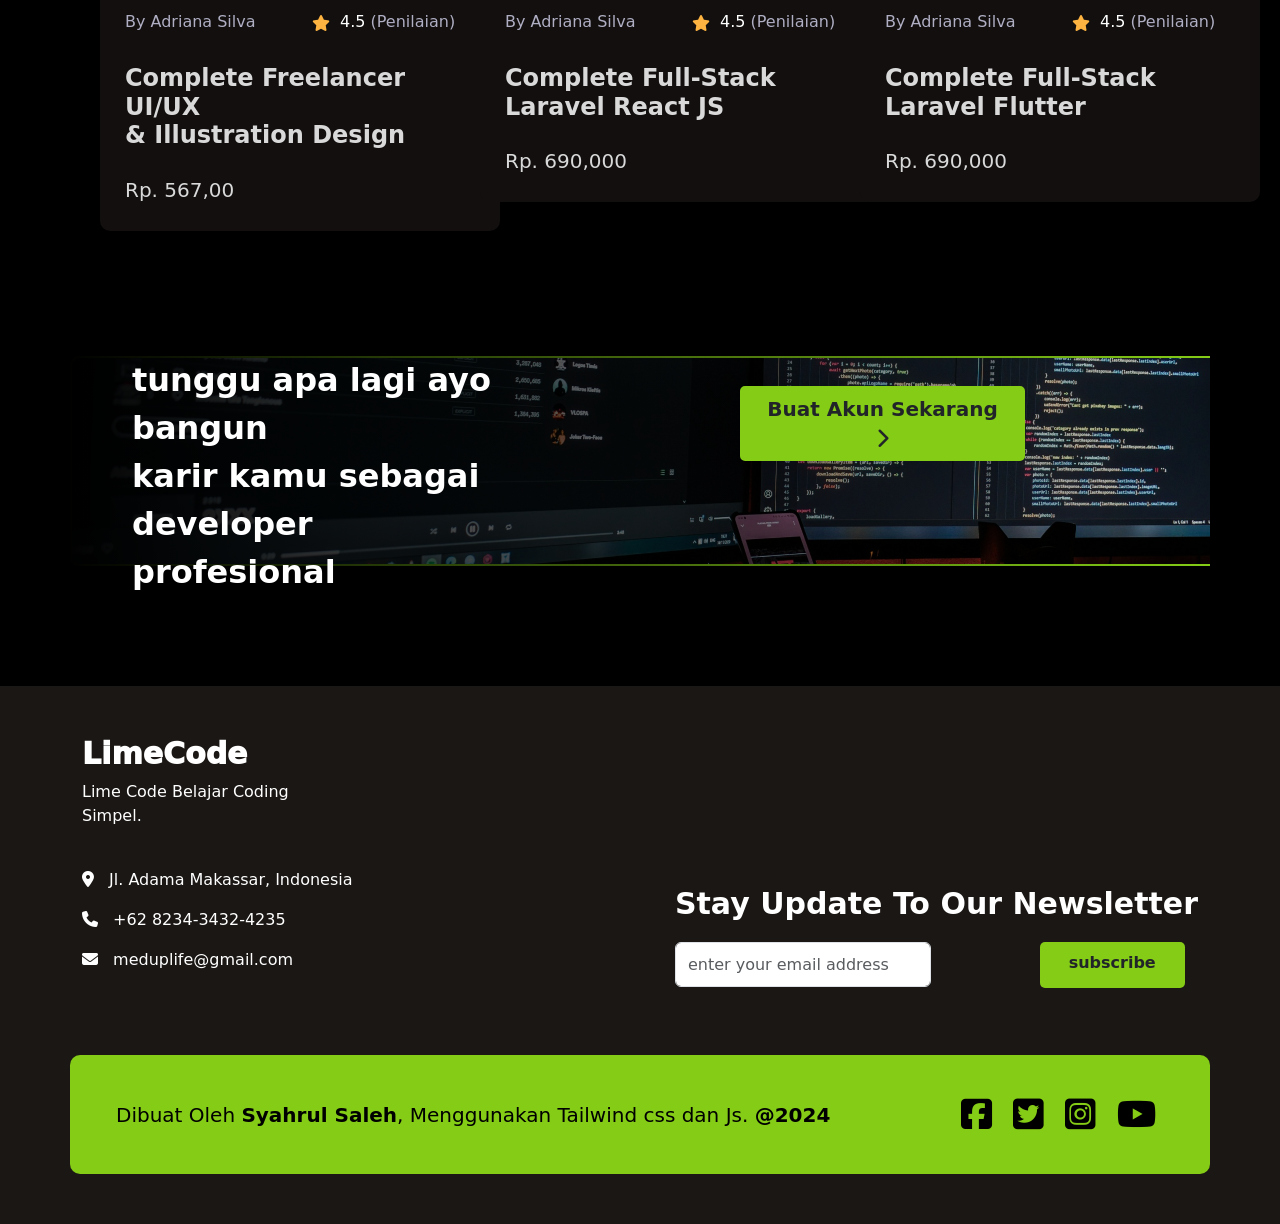
<file: allweb/Lime Code/index.html>
<!doctype html>
<html lang="en">

<head>
  <meta charset="utf-8">
  <link rel="icon" href="/logo google.png
">
  <meta name="viewport" content="width=device-width, initial-scale=1">
  <title>Lime Code</title>
  <link href="https://cdn.jsdelivr.net/npm/bootstrap@5.3.3/dist/css/bootstrap.min.css" rel="stylesheet"
    integrity="sha384-QWTKZyjpPEjISv5WaRU9OFeRpok6YctnYmDr5pNlyT2bRjXh0JMhjY6hW+ALEwIH" crossorigin="anonymous">

  <link rel="stylesheet" href="style.css">
  <link rel="stylesheet" href="https://cdnjs.cloudflare.com/ajax/libs/font-awesome/6.6.0/css/all.min.css"
    integrity="sha512-Kc323vGBEqzTmouAECnVceyQqyqdsSiqLQISBL29aUW4U/M7pSPA/gEUZQqv1cwx4OnYxTxve5UMg5GT6L4JJg=="
    crossorigin="anonymous" referrerpolicy="no-referrer" />
</head>

<body>

  <div class="box2">
    <nav class="navbar navbar-expand-lg " style="background-color: black ;  height: 100px;">
      <div class="container">
        <a class="navbar-brand" href="#">Lime<span>Code</span> </a>

        <button class="navbar-toggler" type="button" data-bs-toggle="collapse" data-bs-target="#navbarNav"
          aria-controls="navbarNav" aria-expanded="false" aria-label="Toggle navigation">
          <span class="navbar-toggler-icon"></span>
        </button>
        <div class="collapse navbar-collapse  d-flex justify-content-center" id="navbarNav">
          <ul class="navbar-nav ">
            <li class="nav-item">
              <a class="nav-link active" aria-current="page" href="#">Beranda</a>
            </li>
            <li class="nav-item">
              <a class="nav-link " href="#">kelas</a>
            </li>
            <li class="nav-item">
              <a class="nav-link " href="#">Alur Belajar</a>
            </li>
            <li class="nav-item">
              <a class="nav-link " href="#">Event</a>
            </li>
            <li class="nav-item">
              <a class="nav-link " href="#">blog</a>
            </li>
            <li class="nav-item">
              <a class="nav-link " href="#">Contact</a>
            </li>

          </ul>
        </div>

        <button type="button" class="btn">Register <i class="fa-solid fa-right-to-bracket"></i></button>
      </div>
    </nav>













    <section class="hero a1" id="a1">

      <div class="container">



        <div class="row ">


          <div class="col-lg-6">
            <div class="hero-left">
              <h5># janganmalas</h5>

              <h1>lime <span>code</span> belajar coding simpel.</h1>
              <p>ayo pelajari skill baru sesuai dengan minatmu. <br>
                kumpulan kelas coding gratis tentang html, css, <br>
                javascript, php, laravel, python, go-lang, dll.</p>
              <button type="button" class="btn">Mulai sekarang <i class="fa-solid fa-chevron-right"></i></button>
            </div>
          </div>



          <div class="col-lg-6">
            <div class="hero-right">

              <img src="img/Rectangle 6 (1).jpg" class="img-fluid" alt="">
              <div class="box1">
                <samp class="top">"</samp>
                <h3>ngoding itu mudah <br>
                  <span>yang susah itu kamu <br>
                    malas memulainya.</span>
                </h3>
                <samp class="botm">"</samp>
              </div>
            </div>
          </div>


        </div>



      </div>
      <div class="eliment1"></div>

    </section>













    <section class="loceshn">


      <div class="container">

        <div class="row  justify-content-between">

          <div class="col-8 d-flex align-items-center">
            <div class="row">
              <div class="col-4 d-flex text-white align-items-center">
                <i class="fa-solid fa-location-dot p-2"></i>
                <h3 class="h6">jl. adama makassar, indonesia</h3>
              </div>
              <div class="col-4 d-flex text-white align-items-center">
                <i class="fa-solid fa-phone p-2"></i>
                <h3 class="h6">+62 822 - 3843-4234</h3>
              </div>
              <div class="col-4 d-flex text-white align-items-center">
                <i class="fa-regular fa-envelope p-2"></i>
                <h3 class="h6">limecode@gmail.com</h3>
              </div>
            </div>
          </div>

          <div class="col-2 sosla ">
            <a href="#"><i class="fa-brands fa-square-facebook"></i></a>
            <a href="#"><i class="fa-brands fa-square-twitter"></i></a>
            <a href="#"><i class="fa-brands fa-square-instagram"></i></a>
            <a href="#"><i class="fa-brands fa-youtube"></i></a>
          </div>



        </div>

      </div>

      <div class="eliment2"></div>


    </section>
















    <section class="mulai-belajar pt-5">

      <div class="container pt-5">
        <div class="main1 text-center mt-5 pt-5">
          <h4>mulai belajar</h4>
          <h2>category kelas online di <br>
            Lime <span>Code</span></h2>
        </div>
        <!-- ------------1--------------- -->
        <div class="row mt-5 pt-5">
          <div class="col-3">
            <div class="box3">
              <div class="icon">
                <i class="fa-solid fa-code"></i>
              </div>
              <h5>kelas web dev</h5>
              <p>belajar front end, back end <br>
                ataupun full stack</p>
            </div>
          </div>


          <!-- ------------2--------------- -->



          <div class="col-3">
            <div class="box3">
              <div class="icon">
                <i class="fa-brands fa-android"></i>
              </div>
              <h5>kelas android dev</h5>
              <p>belajar flutter, kotlin <br>
                ataupun react native</p>
            </div>
          </div>



          <!-- ------------3--------------- -->

          <div class="col-3">
            <div class="box3">
              <div class="icon">
                <i class="fa-solid fa-desktop"></i>
              </div>
              <h5>kelas design</h5>
              <p>belajar ui ux , 3D ataupun <br>
                graphic design</p>
            </div>
          </div>


          <!-- ------------4--------------- -->

          <div class="col-3">
            <div class="box3">
              <div class="icon">
                <i class="fa-solid fa-map"></i>
              </div>
              <h5>kelas web dev</h5>
              <p>jelajah jalur belajar yang <br>
                kamu mau</p>
            </div>
          </div>
        </div>








        <div class="row " id="list" style="margin-top: 15%;">


          <div class="col-6">
            <div id="img">
              <img src="img/5f8ca53461e54fb66eb90b782fcac076.jpeg" class="img-fluid" style="border-radius: 10px;"
                alt="">




              <div class="pelajari">
                <div class="pelajari-box">
                  <h4>pelajari skill baru</h4>
                  <!-- ------------1--------------- -->
                  <div class="legvej">
                    <div class="i-box">
                      <i class="fa-brands fa-laravel" style="color: #FF2D20;"></i>
                    </div>
                    <h6>laravel</h6>
                  </div>

                  <!-- ------------2--------------- -->


                  <div class="legvej">
                    <div class="i-box">
                      <i class="fa-brands fa-js" style="color: #F0DB4F;"></i>
                    </div>
                    <h6>javascrip</h6>
                  </div>

                  <!-- ------------3--------------- -->

                  <div class="legvej">
                    <div class="i-box">
                      <i class="fa-brands fa-php" style="color: #2E568E;"></i>
                    </div>
                    <h6>php native</h6>
                  </div>


                  <!-- ------------4--------------- -->

                  <div class="legvej">
                    <div class="i-box">
                      <i class="fa-brands fa-react" style="color: #00D8FF;"></i>
                    </div>
                    <h6>react js</h6>
                  </div>

                </div>

              </div>


            </div>


          </div>









          <div class="col-6">
            <h5>join lime code</h5>
            <h3>banyak keuntungan <br>
              bergadung di lime code</h3>

            <div class="list" style="margin-top: 20px;">
              <i class="fa-solid fa-square-check"></i>
              <h4>akses video selamanya</h4>
            </div>
            <div class="list">
              <i class="fa-solid fa-square-check"></i>
              <h4>meningkatkan skill terbaru kamu</h4>
            </div>
            <div class="list">
              <i class="fa-solid fa-square-check"></i>
              <h4>membangun networking yang luas</h4>
            </div>
            <div class="list">
              <i class="fa-solid fa-square-check"></i>
              <h4>forum bertanya tentang web, android dan <br>
                design</h4>
            </div>
            <div id="btn">
              <a href="#">join kelas now</a>
            </div>

          </div>
        </div>



      </div>



    </section>



    <!-- -----------------------end-----------------------  -->


    <!-- start -->




    <section class="eksplorasi-materi">

      <div class="container pt-5">
        <div class="main1 text-center mt-5 pt-5">
          <h4>eksplorasi-materi</h4>
          <h2>materi kelas online di lime
            <br>
            <span>Code</span> materi terbaru
          </h2>
        </div>

        <div class="row" id="box4-row">

          <!-- 1 -->
          <div class="col-2" id="box4-col">
            <div class="box4 d-flex justify-content-center align-items-center">
              <div class="box4-logo p-2 "><img src="img/1.png" class="img-fluid" style="width: 60px;" alt=""></div>
              <div class="box4-text">
                <h5>laravel</h5>
                <p>back end</p>
              </div>
            </div>
          </div>

          <!-- 2 -->
          <div class="col-2" id="box4-col">
            <div class="box4 d-flex justify-content-center align-items-center">
              <div class="box4-logo p-2 "><img src="img/2.png" class="img-fluid" style="width: 60px;" alt=""></div>
              <div class="box4-text">
                <h5>php native</h5>
                <p>back end</p>
              </div>
            </div>
          </div>

          <!-- 3 -->
          <div class="col-2" id="box4-col">
            <div class="box4 d-flex justify-content-center align-items-center">
              <div class="box4-logo p-2 "><img src="img/3.png" class="img-fluid" style="width: 60px;" alt=""></div>
              <div class="box4-text">
                <h5>javascript</h5>
                <p>front end</p>
              </div>
            </div>
          </div>

          <!-- 4 -->
          <div class="col-2" id="box4-col">
            <div class="box4 d-flex justify-content-center align-items-center">
              <div class="box4-logo p-2 "><img src="img/4.png" class="img-fluid" style="width: 60px;" alt=""></div>
              <div class="box4-text">
                <h5>react js</h5>
                <p>front end</p>
              </div>
            </div>
          </div>

          <!-- 5 -->
          <div class="col-2" id="box4-col">
            <div class="box4 d-flex justify-content-center align-items-center">
              <div class="box4-logo p-2 "><img src="img/5.png" class="img-fluid" style="width: 60px;" alt=""></div>
              <div class="box4-text">
                <h5>tailwind</h5>
                <p>front end</p>
              </div>
            </div>
          </div>

          <!-- 6 -->
          <div class="col-2" id="box4-col">
            <div class="box4 d-flex justify-content-center align-items-center">
              <div class="box4-logo p-2 "><img src="img/6.png" class="img-fluid" style="width: 60px;" alt=""></div>
              <div class="box4-text">
                <h5>figma</h5>
                <p>ui ux design</p>
              </div>
            </div>
          </div>


          <!-- 7 -->
          <div class="col-2" id="box4-col">
            <div class="box4 d-flex justify-content-center align-items-center">
              <div class="box4-logo p-2 "><img src="img/7.png" class="img-fluid" style="width: 60px;" alt=""></div>
              <div class="box4-text">
                <h5>vue js</h5>
                <p>front end</p>
              </div>
            </div>
          </div>

          <!-- 8 -->
          <div class="col-2" id="box4-col">
            <div class="box4 d-flex justify-content-center align-items-center">
              <div class="box4-logo p-2 "><img src="img/8.png" class="img-fluid" style="width: 60px;" alt=""></div>
              <div class="box4-text">
                <h5>blender</h5>
                <p>3D design</p>
              </div>
            </div>
          </div>

          <!-- 9 -->
          <div class="col-2" id="box4-col">
            <div class="box4 d-flex justify-content-center align-items-center">
              <div class="box4-logo p-2 "><img src="img/9.png" class="img-fluid" style="width: 60px;" alt=""></div>
              <div class="box4-text">
                <h5>kotlin</h5>
                <p>android</p>
              </div>
            </div>
          </div>

          <!-- 10 -->
          <div class="col-2 " id="box4-col">
            <div class="box4 d-flex justify-content-center align-items-center">
              <div class="box4-logo p-2 "><img src="img/10.png" class="img-fluid" style="width: 60px;" alt=""></div>
              <div class="box4-text">
                <h5>python</h5>
                <p>data science</p>
              </div>
            </div>
          </div>

          <!-- 11 -->
          <div class="col-2" id="box4-col">
            <div class="box4 d-flex justify-content-center align-items-center">
              <div class="box4-logo p-2 "><img src="img/11.png" class="img-fluid" style="width: 60px;" alt=""></div>
              <div class="box4-text">
                <h5>golang</h5>
                <p>back end</p>
              </div>
            </div>
          </div>




          <!-- 12 -->
          <div class="col-2" id="box4-col">
            <div class="box4 d-flex justify-content-center align-items-center">
              <div class="box4-logo p-2 "><img src="img/12.png" class="img-fluid" style="width: 60px;" alt=""></div>
              <div class="box4-text">
                <h5>flutter</h5>
                <p>android</p>
              </div>
            </div>
          </div>
        </div>



      </div>




    </section>







    <section class="kelas-terbaru">

      <div class="container pt-5">
        <div class="box5">
          <div class="row">
            <div class="col-6">

              <div class="main1 text-laft mt-5 pt-5 mx-4">
                <h4>kelas terbaru</h4>
                <h2>kelas terbaru
                  <br>
                  online di lime
                  <span>Code</span>
                </h2>
              </div>
            </div>


            <div class="col-6 d-flex justify-content-end align-items-end">
              <button type="button" class="btn">Mulai sekarang <i class="fa-solid fa-chevron-right"></i></button>
            </div>




          </div>





          <div class="row">

            <!-- 1 -->

            <div class="col-4">
              <div class="img">

                <div class="img1">
                  <img src="img/kelas-1.png" alt="" class="img-fluid img-w">
                  <div class="imgtext">
                    <h4>complete freelancer uI/UX <br>
                      & illustration design</h4>
                    <img src="img/3.png" alt="" class="img-fluid">
                  </div>

                </div>

                <div class="img-text">
                  <div class="row">
                    <div class="col-6">
                      <h6>by adriana silva</h6>
                    </div>
                    <div class="col-6">
                      <div class="img-box">
                        <i class="fa-solid fa-star"></i>
                        <h6>4.5 <span>(penilaian)</span></h6>
                      </div>
                    </div>


                    <h5>complete freelancer uI/UX <br>
                      & illustration design</h5>


                    <p>rp. 567,00</p>

                  </div>
                </div>
              </div>
            </div>


            <!-- 2 -->


            <div class="col-4">
              <div class="img">
                <div class="img1">
                  <img src="img/kelas-2.png" alt="" class="img-fluid img-w">
                  <div class="imgtext">
                    <h4>complete freelancer uI/UX <br>
                      & illustration design</h4>
                    <img src="img/3.png" alt="" class="img-fluid">
                  </div>
                </div>

                <div class="img-text">

                  <div class="row">
                    <div class="col-6">
                      <h6>by adriana silva</h6>
                    </div>
                    <div class="col-6">
                      <div class="img-box">
                        <i class="fa-solid fa-star"></i>
                        <h6>4.5 <span>(penilaian)</span></h6>
                      </div>
                    </div>


                    <h5>Complete Full-Stack <br> Laravel React JS</h5>


                    <p>Rp. 690,000</p>

                  </div>

                </div>

              </div>

            </div>

            <!-- 3 -->

            <div class="col-4">
              <div class="img">
                <div class="img1"><img src="img/kelas-3.png" alt="" class="img-fluid  img-w">
                  <div class="imgtext">
                    <h4>complete freelancer uI/UX <br>
                      & illustration design</h4>
                    <img src="img/3.png" alt="" class="img-fluid">
                  </div>
                </div>

                <div class="img-text">

                  <div class="row">
                    <div class="col-6">
                      <h6>by adriana silva</h6>
                    </div>
                    <div class="col-6">
                      <div class="img-box">
                        <i class="fa-solid fa-star"></i>
                        <h6>4.5 <span>(penilaian)</span></h6>
                      </div>
                    </div>


                    <h5>Complete Full-Stack <br> Laravel Flutter</h5>


                    <p>Rp. 690,000</p>

                  </div>

                </div>

              </div>

            </div>


            <!-- 4 -->


            <div class="col-4">
              <div class="img">
                <div class="img1"><img src="img/kelas-4.png" alt="" class="img-fluid img-w">
                  <div class="imgtext">
                    <h4>complete freelancer uI/UX <br>
                      & illustration design</h4>
                    <img src="img/3.png" alt="" class="img-fluid">
                  </div>
                </div>

                <div class="img-text">

                  <div class="row">
                    <div class="col-6">
                      <h6>by adriana silva</h6>
                    </div>
                    <div class="col-6">
                      <div class="img-box">
                        <i class="fa-solid fa-star"></i>
                        <h6>4.5 <span>(penilaian)</span></h6>
                      </div>
                    </div>


                    <h5>complete freelancer uI/UX <br>
                      & illustration design</h5>


                    <p>rp. 567,00</p>

                  </div>

                </div>

              </div>

            </div>

            <!-- 5 -->

            <div class="col-4">
              <div class="img">
                <div class="img1"><img src="img/kelas-5.png" alt="" class="img-fluid img-w">
                  <div class="imgtext">
                    <h4>complete freelancer uI/UX <br>
                      & illustration design</h4>
                    <img src="img/3.png" alt="" class="img-fluid">
                  </div>
                </div>

                <div class="img-text">


                  <div class="row">
                    <div class="col-6">
                      <h6>by adriana silva</h6>
                    </div>
                    <div class="col-6">
                      <div class="img-box">
                        <i class="fa-solid fa-star"></i>
                        <h6>4.5 <span>(penilaian)</span></h6>
                      </div>
                    </div>


                    <h5>Complete Full-Stack <br> Laravel React JS</h5>


                    <p>Rp. 690,000</p>

                  </div>

                </div>

              </div>

            </div>

            <!-- 6 -->

            <div class="col-4">
              <div class="img">
                <div class="img1"><img src="img/kelas-6.png" alt="" class="img-fluid  img-w">
                  <div class="imgtext">
                    <h4>complete freelancer uI/UX <br>
                      & illustration design</h4>
                    <img src="img/3.png" alt="" class="img-fluid">
                  </div>
                </div>


                <div class="img-text">


                  <div class="row">
                    <div class="col-6">
                      <h6>by adriana silva</h6>
                    </div>
                    <div class="col-6">
                      <div class="img-box">
                        <i class="fa-solid fa-star"></i>
                        <h6>4.5 <span>(penilaian)</span></h6>
                      </div>
                    </div>


                    <h5>Complete Full-Stack <br> Laravel Flutter</h5>


                    <p>Rp. 690,000</p>

                  </div>

                </div>
              </div>

            </div>





          </div>









        </div>



      </div>


    </section>








    <section class="box6">

      <div class="container">
        <div class="row">
          <div class="col-lg-12 box6-1">


            <div class="row box6-3">
              <div class="col-6">
                <p>tunggu apa lagi ayo bangun <br>
                  karir kamu sebagai developer <br>
                  profesional</p>
              </div>
              <div class="col-3 box6-2"><button type="button" class="btn">buat akun sekarang<i
                    class="fa-solid fa-chevron-right"></i></button></div>
            </div>

          </div>


        </div>


      </div>



    </section>






    <section class="box7">

      <div class="container">
        <div class="row">
          <div class="col-6">
            <h4>LimeCode</h4>
            <p>Lime Code Belajar Coding <br> Simpel.</p>
            <div class="i-con">
              <p><span><i class="fa-solid fa-location-dot"></i></span> Jl. Adama Makassar, Indonesia</p>
              <p><span><i class="fa-solid fa-phone"></i></span> +62 8234-3432-4235</p>
              <p><span><i class="fa-solid fa-envelope"></i></span> meduplife@gmail.com</p>
            </div>
          </div>


          <div class="col-6 d-flex justify-content-end align-items-end">
            <div class="box7-1">
            <h5>stay update to our newsletter</h5>
            <div class="row">
              <div class="col-8">
                <form>

                  <input type="email" class="form-control" id="exampleInputEmail1" aria-describedby="emailHelp" placeholder="enter your email address ">

                </form>
              </div>
              <div class="col-4">
                <button type="button" class="btn" >subscribe</button>

              </div>
            </div>
          </div>
          </div>


        </div>


        <div class="row  p-4" style="background-color:#84CC16; border-radius: 10px; margin-top: 6%;">
          <div class="col-lg-12">
            <div class="box7-2 d-flex justify-content-between  align-items-center">
            <p>Dibuat Oleh <span>Syahrul Saleh</span>, Menggunakan Tailwind css dan Js. <span>@2024</span></p>

            <div class="box7-2icon">
              <i class="fa-brands fa-square-facebook p-2"></i>
              <i class="fa-brands fa-square-twitter p-2"></i>
              <i class="fa-brands fa-square-instagram p-2"></i>
              <i class="fa-brands fa-youtube  p-2"></i>
            </div>
          </div>
          </div>
        </div>
      </div>

    </section>
















  </div>


  <script src="https://cdn.jsdelivr.net/npm/bootstrap@5.3.3/dist/js/bootstrap.bundle.min.js"
    integrity="sha384-YvpcrYf0tY3lHB60NNkmXc5s9fDVZLESaAA55NDzOxhy9GkcIdslK1eN7N6jIeHz"
    crossorigin="anonymous"></script>
</body>

</html>
</file>
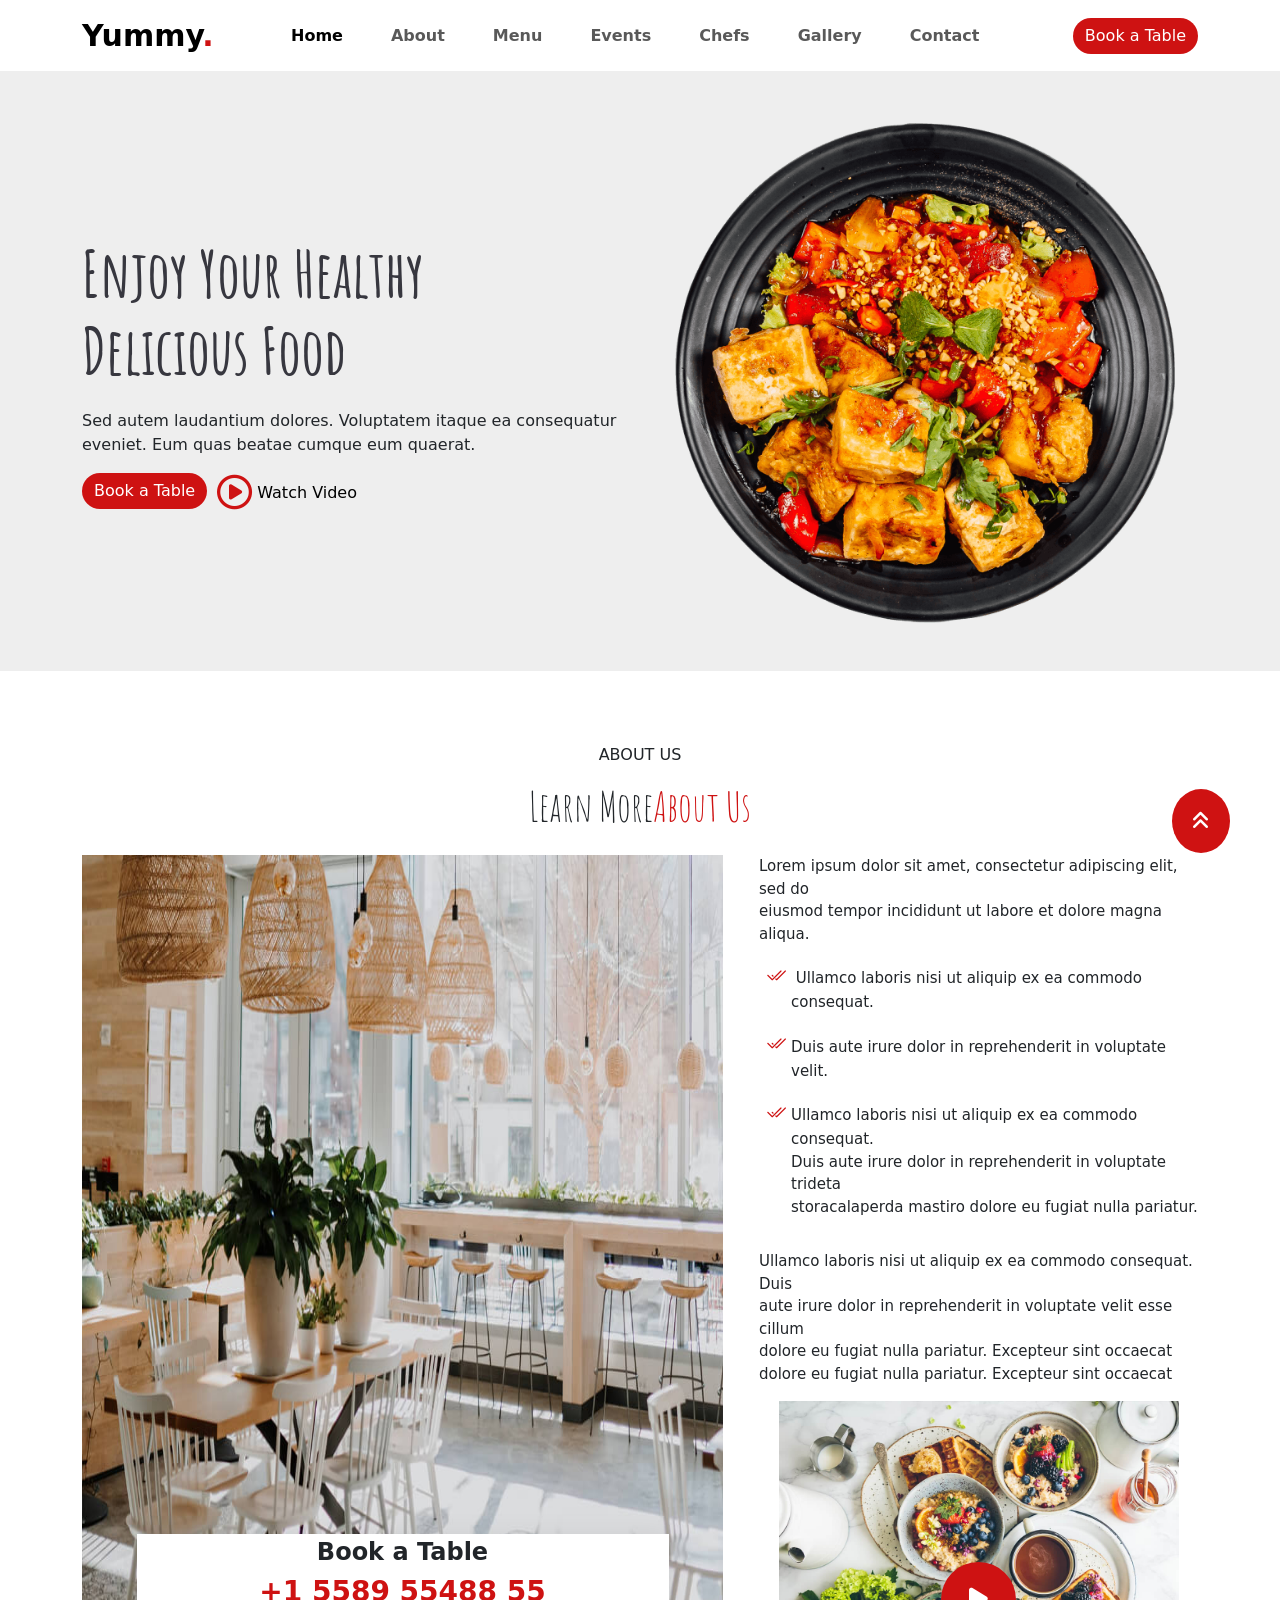
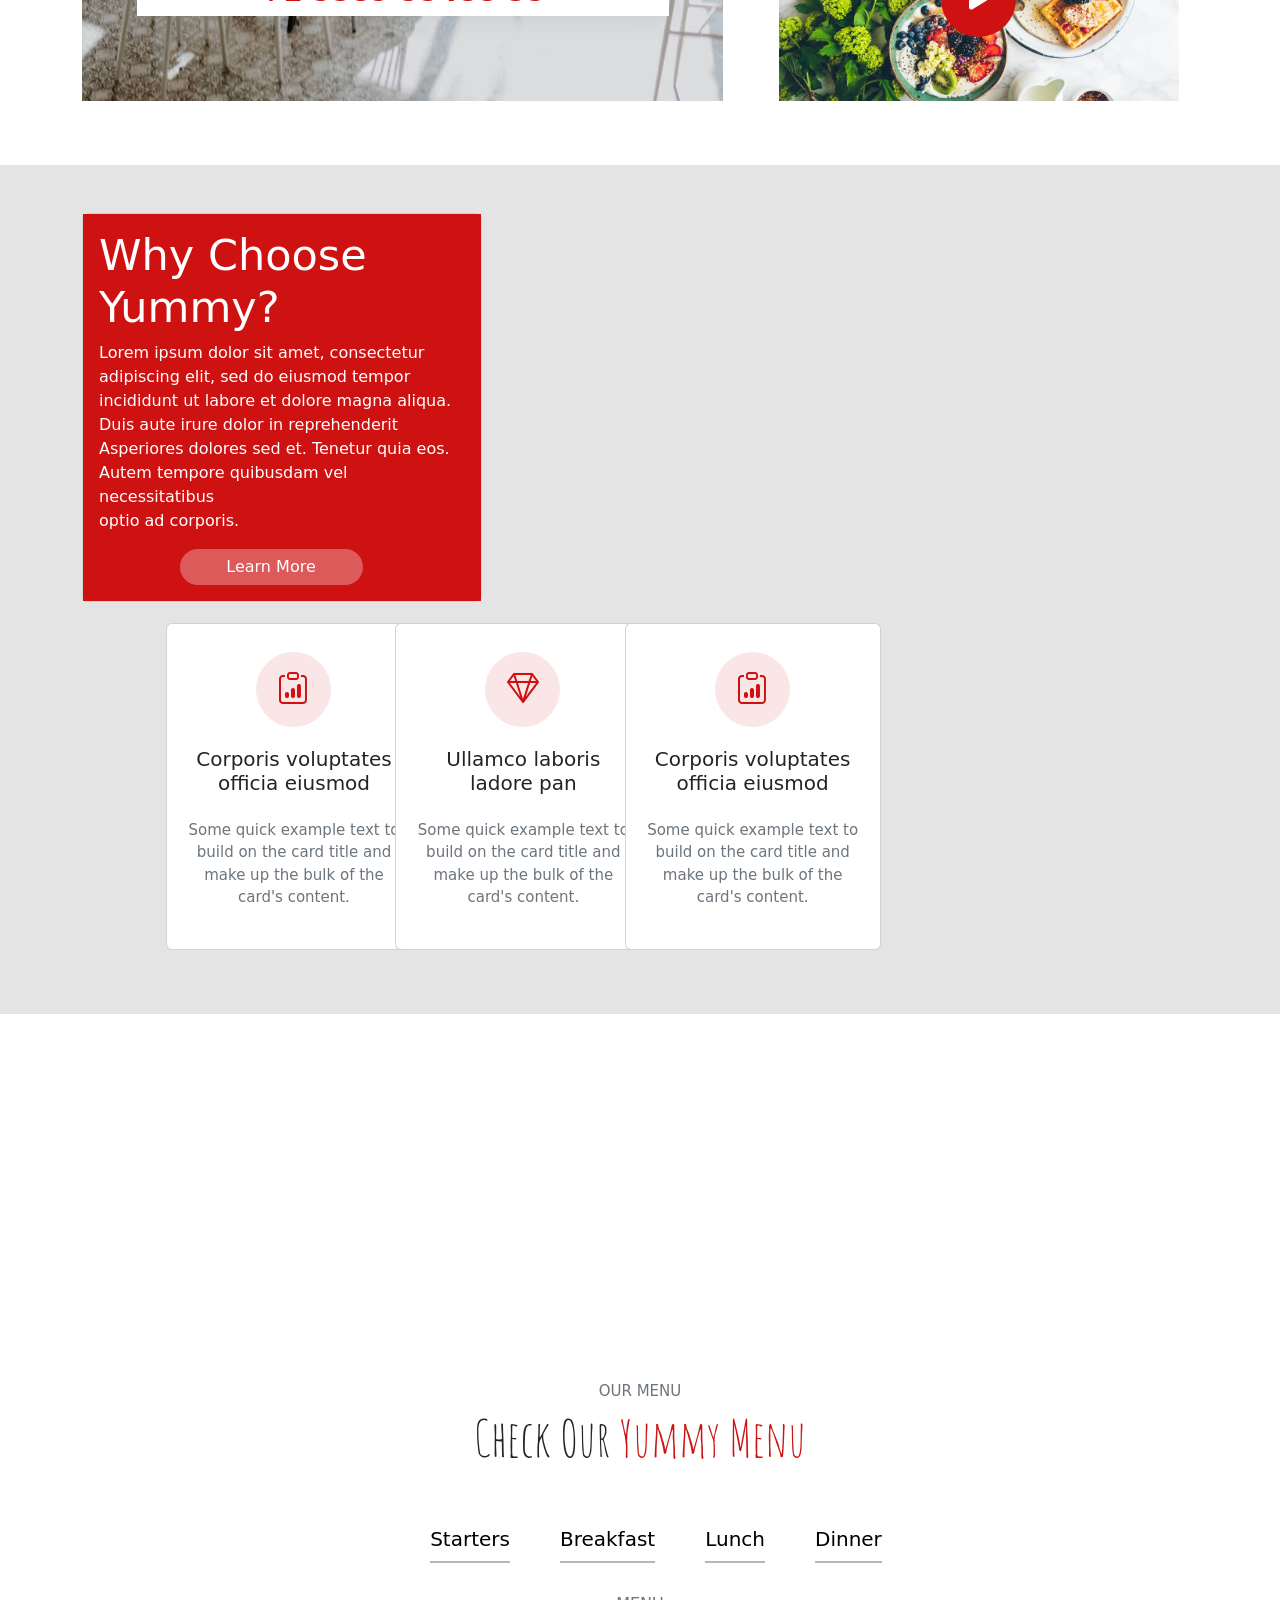
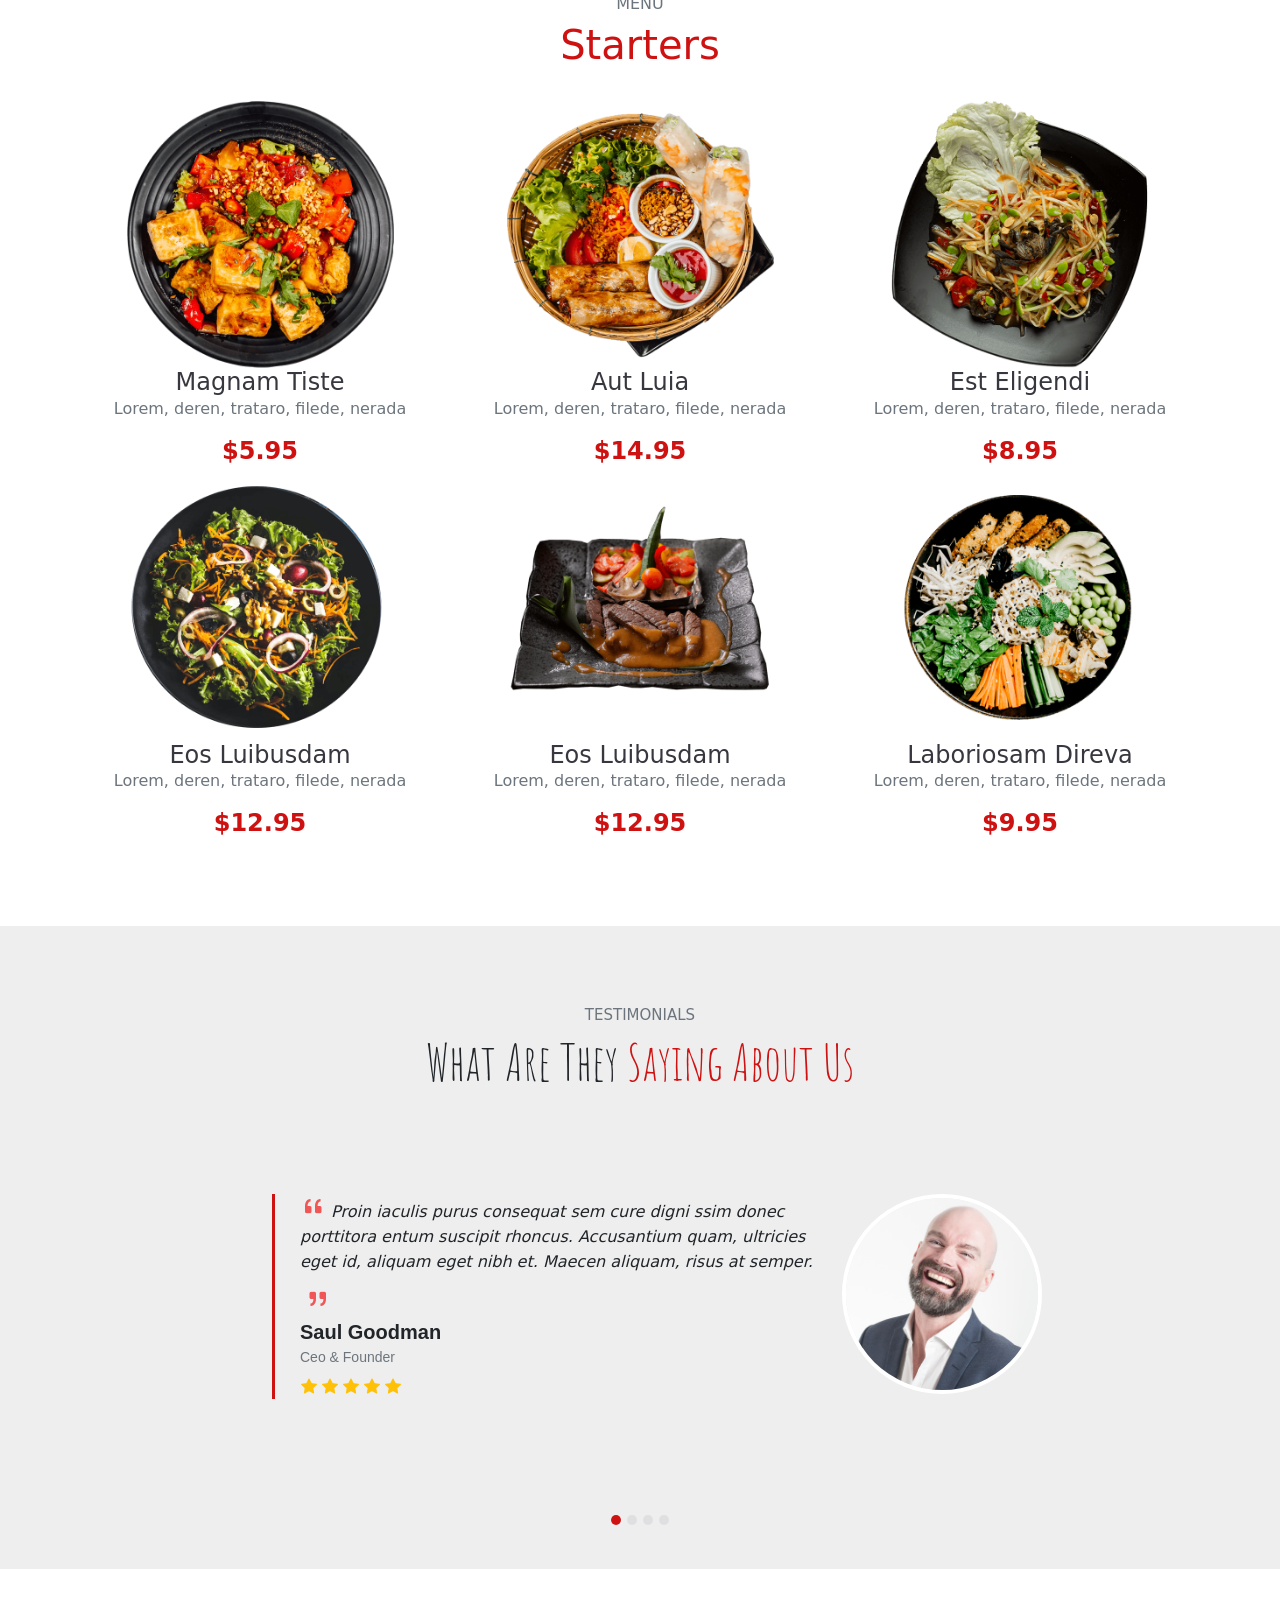
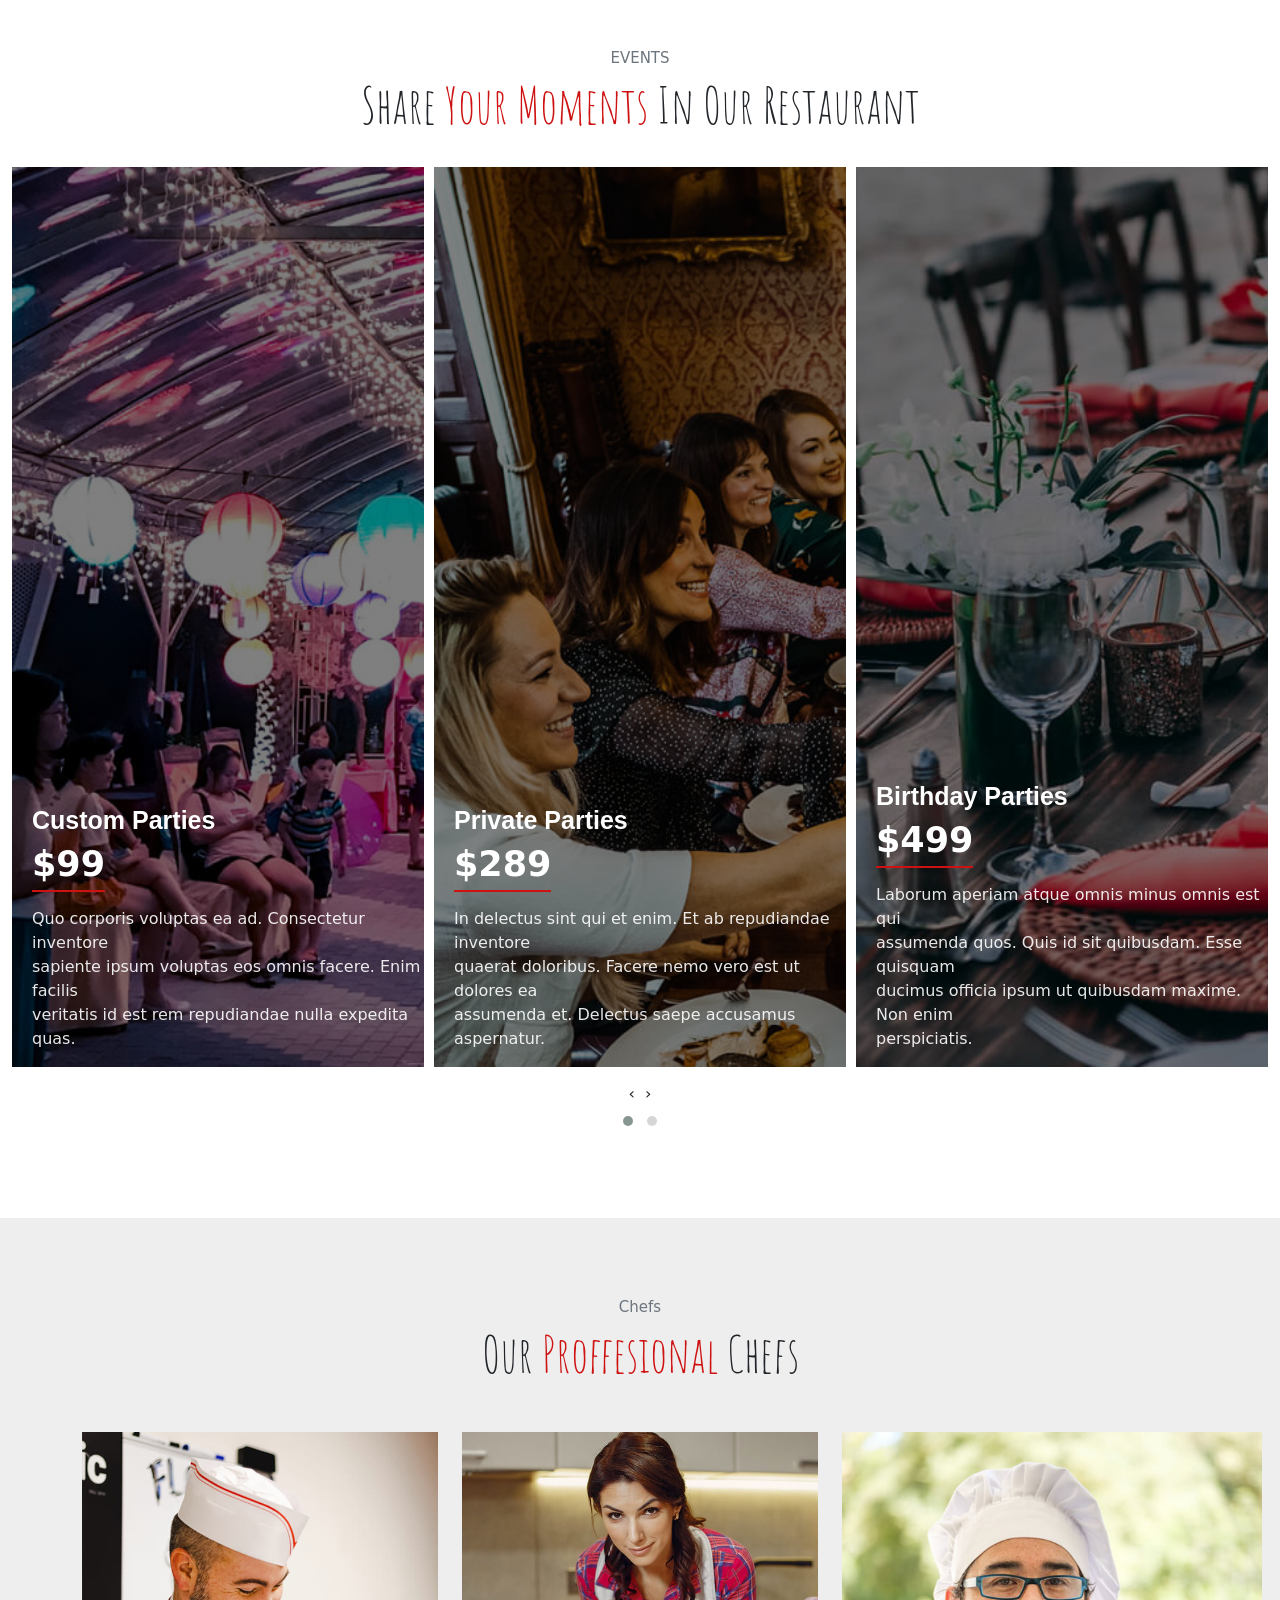
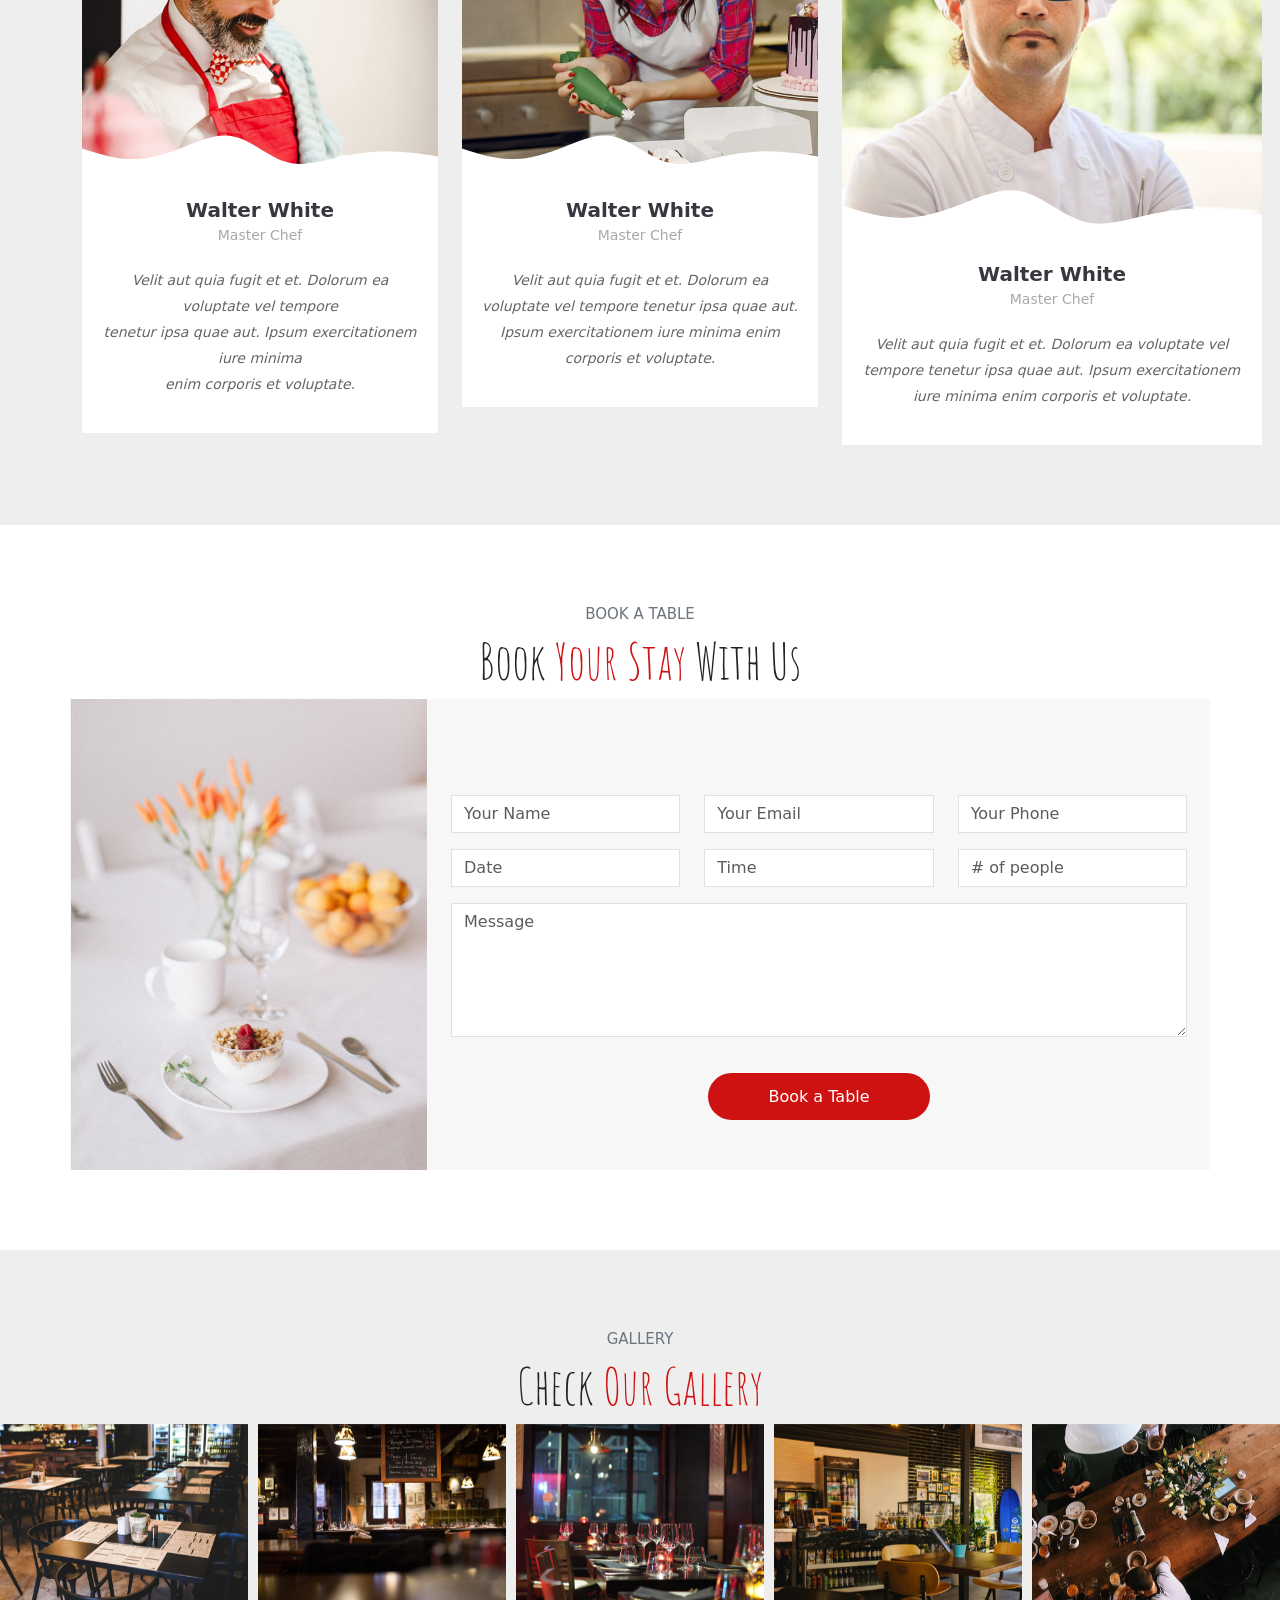
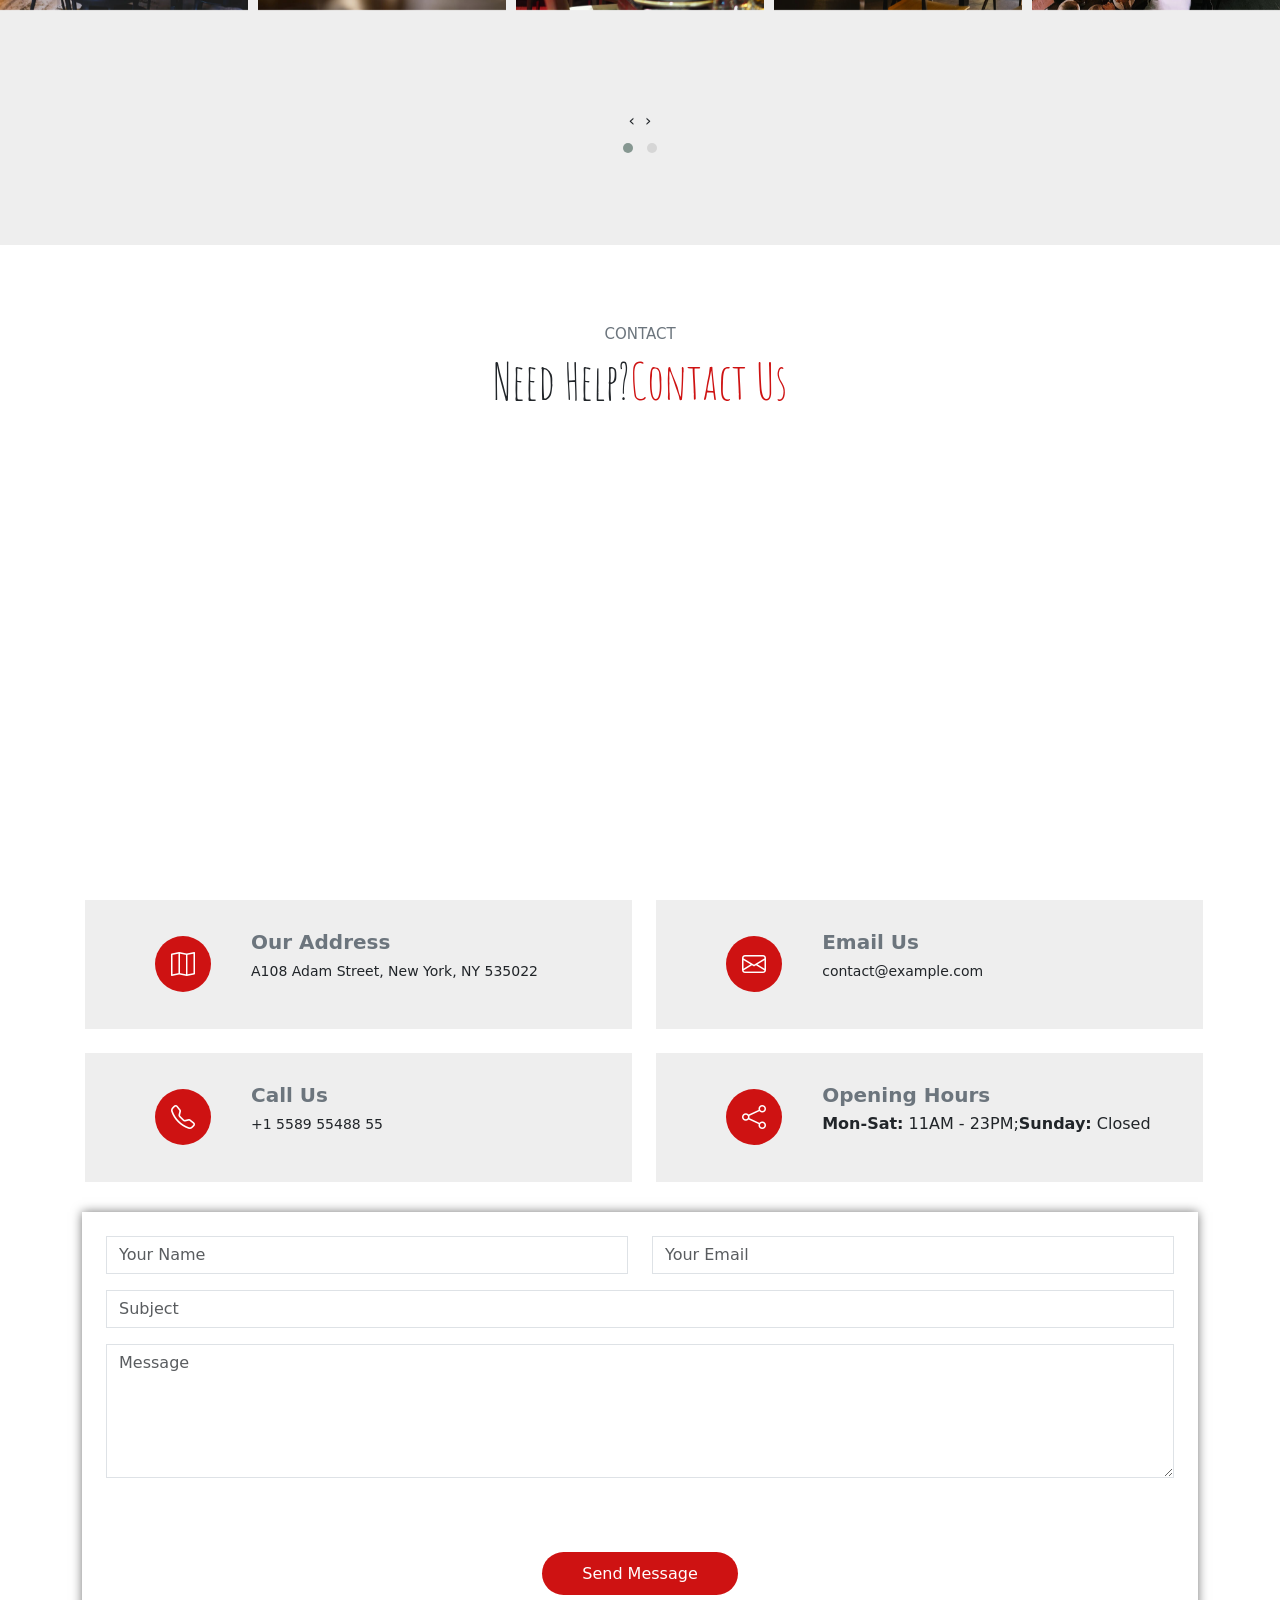
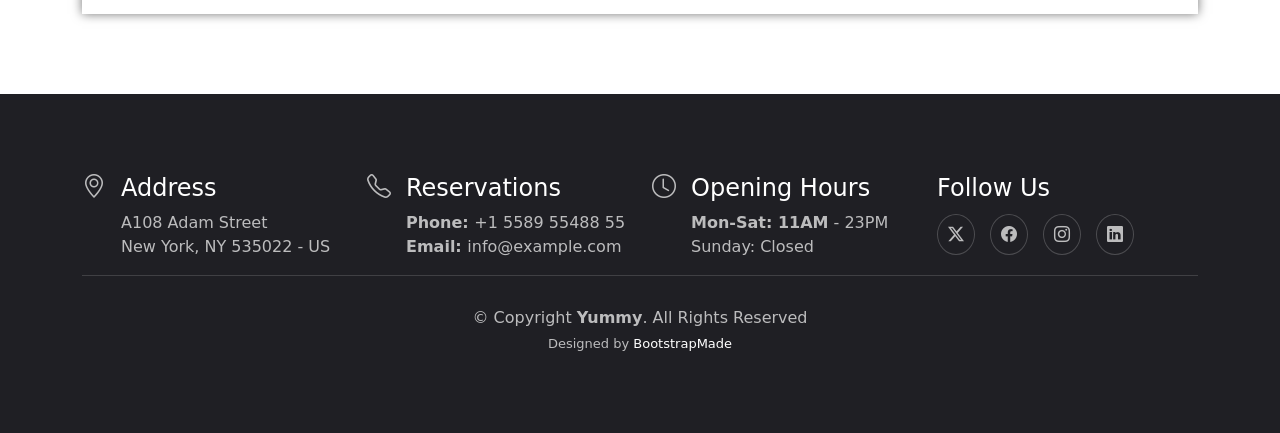
<file: allweb/Yummy/index.html>
<!doctype html>
<html lang="en">

<head>
  <link rel="i-con" href="img/hero-img.png">
  <meta charset="utf-8">
  <meta name="viewport" content="width=device-width, initial-scale=1">
  <title>Yummy.</title>
  <link href="https://cdn.jsdelivr.net/npm/bootstrap@5.3.2/dist/css/bootstrap.min.css" rel="stylesheet"
    integrity="sha384-T3c6CoIi6uLrA9TneNEoa7RxnatzjcDSCmG1MXxSR1GAsXEV/Dwwykc2MPK8M2HN" crossorigin="anonymous">
  <link rel="stylesheet" href="style.css">
  <link rel="preconnect" href="https://fonts.googleapis.com">
  <link rel="preconnect" href="https://fonts.gstatic.com" crossorigin>
  <link
    href="https://fonts.googleapis.com/css2?family=Amatic+SC&family=Montserrat:wght@800&family=Poppins:wght@700&family=Roboto&display=swap"
    rel="stylesheet">
  <link rel="stylesheet" href="https://cdnjs.cloudflare.com/ajax/libs/font-awesome/6.5.1/css/all.min.css"
    integrity="sha512-DTOQO9RWCH3ppGqcWaEA1BIZOC6xxalwEsw9c2QQeAIftl+Vegovlnee1c9QX4TctnWMn13TZye+giMm8e2LwA=="
    crossorigin="anonymous" referrerpolicy="no-referrer" />

  <link rel="stylesheet" href="https://cdn.jsdelivr.net/npm/bootstrap-icons@1.11.3/font/bootstrap-icons.min.css">

  <!-- owl carousel cdn link -->

  <link rel="stylesheet" href="https://cdnjs.cloudflare.com/ajax/libs/OwlCarousel2/2.3.4/assets/owl.carousel.min.css"
    integrity="sha512-tS3S5qG0BlhnQROyJXvNjeEM4UpMXHrQfTGmbQ1gKmelCxlSEBUaxhRBj/EFTzpbP4RVSrpEikbmdJobCvhE3g=="
    crossorigin="anonymous" referrerpolicy="no-referrer" />


  <link rel="stylesheet"
    href="https://cdnjs.cloudflare.com/ajax/libs/OwlCarousel2/2.3.4/assets/owl.theme.default.min.css"
    integrity="sha512-sMXtMNL1zRzolHYKEujM2AqCLUR9F2C4/05cdbxjjLSRvMQIciEPCQZo++nk7go3BtSuK9kfa/s+a4f4i5pLkw=="
    crossorigin="anonymous" referrerpolicy="no-referrer" />

  <!-- owl carousel cdn link end -->

</head>

<body>


  <nav class="navbar navbar-expand-lg " style="background: #fff; width: 100%; position: fixed; z-index: 99; ">
    <div class="container">
      <a class="navbar-brand a1" style="font-weight: bold;" href="#">Yummy<span>.</span></a>
      <button class="navbar-toggler" type="button" data-bs-toggle="collapse" data-bs-target="#navbarSupportedContent"
        aria-controls="navbarSupportedContent" aria-expanded="false" aria-label="Toggle navigation">
        <span class="navbar-toggler-icon"></span>
      </button>
      <div class="row">
        <div class="collapse navbar-collapse " id="navbarSupportedContent">
          <ul class="navbar-nav me-auto mb-2 mb-lg-0 fw-bold a3  ">
            <li class="nav-item">
              <a class="nav-link active" aria-current="page" href="#">Home</a>
            </li>
            <li class="nav-item">
              <a class="nav-link " href="#ABOUT">About</a>
            </li>
            <li class="nav-item">
              <a class="nav-link" href="#menu">Menu</a>
            </li>
            <li class="nav-item">
              <a class="nav-link" href="#EVENTS">Events</a>
            </li>
            <li class="nav-item">
              <a class="nav-link" href="#Chefs">Chefs</a>
            </li>
            <li class="nav-item">
              <a class="nav-link" href="#GALLERY">Gallery</a>
            </li>
            <!-- <li class="nav-item">
              <a class="nav-link p4 " href="#">Drop Down<i class="bi bi-chevron-down"></i></a>

              <ul class="p1">
                <li><a href="#">Action</a></li>
                <li><a href="#">Another action</a></li>
                <li><a class=".p2" href="#">
                    deep dropdown</a>
                  <ul class="p3">
                    <li>deep dropdown 1</li>
                    <li>deep dropdown 2</li>
                    <li>deep dropdown 3</li>
                    <li>deep dropdown 4</li>
                    <li>deep dropdown 5</li>
                  </ul>
                </li>
              </ul>
            </li> -->
            <li class="nav-item ">
              <a class="nav-link" href="#CONTACT">Contact</a>
            </li>
          </ul>
        </div>

      </div>
      <form class="d-flex a2 " role="search">
        <button class="btn btn-outline-success  " type="submit">Book a Table</button>
      </form>
    </div>

    <div class="top_btn">
      <div class="box1">
        <a href="#"><i class="fa-solid fa-angles-up"></i></a>
      </div>
    </div>

  </nav>

  <div class="b1">
    <div class="container py-5 b6">
      <div class="row d-flex justify-content-center">
        <div class="col-lg-6 b2  align-self-center">
          <h1>Enjoy Your Healthy<br>
            Delicious Food</h1>
          <p>Sed autem laudantium dolores. Voluptatem itaque ea consequatur <br> eveniet. Eum quas beatae cumque eum
            quaerat.</p>

          <div class="b3 d-flex">
            <div class="b4">
              <button class="btn btn-outline-success  " type="submit">Book a Table</button>
            </div>
            <div class="b5">
              <a href="#"><i class="fa-regular fa-circle-play"></i> <span>Watch Video</span></a>
            </div>
          </div>

        </div>
        <div class="col-lg-6 text-center">
          <img src="img/hero-img.png" class="img-fluid" width="500" alt="">
        </div>
      </div>
    </div>
  </div>


  <section id="ABOUT">

    <div class="container pb-3">
      <div class="row">
        <p class="text-center pt-5 mt-4 ">ABOUT US</p>
        <h4 class="text-center c3 h1 mb-4">Learn More<span>About Us</span></h4>
        <div class="col-lg-7 d-flex justify-content-center c8 ">
          <img src="img/about.jpg" class="img-fluid " alt="">
          <div class="c7">
            <p>Book a Table</p>
            <h5>+1 5589 55488 55</h5>
          </div>
        </div>
        <div class="col-md-5 ">
          <div class="row c5 offset-md-0">
            <div class="col-12 d-flex  justify-content-center  ">
              <p>Lorem ipsum dolor sit amet, consectetur adipiscing elit, sed do <br> eiusmod tempor incididunt ut
                labore
                et dolore magna aliqua.</p>
            </div>
            <div class="col-12 c2 d-flex  justify-content-center ">
              <ul>
                <li>
                  <p><i class="bi bi-check2-all"></i> Ullamco laboris nisi ut aliquip ex ea commodo consequat.</p>
                </li>
                <li>
                  <p><i class="bi bi-check2-all"></i>Duis aute irure dolor in reprehenderit in voluptate velit.</p>
                </li>
                <li>
                  <p><i class="bi bi-check2-all"></i>Ullamco laboris nisi ut aliquip ex ea commodo consequat. <br> Duis
                    aute
                    irure dolor in reprehenderit in voluptate trideta <br> storacalaperda mastiro dolore eu fugiat nulla
                    pariatur.</p>
                </li>
              </ul>
            </div>

            <div class="col-12 d-flex  justify-content-center ">
              <p>Ullamco laboris nisi ut aliquip ex ea commodo consequat. Duis <br>aute irure dolor in reprehenderit in
                voluptate velit esse cillum <br>dolore eu fugiat nulla pariatur. Excepteur sint occaecat <br> dolore eu
                fugiat nulla pariatur. Excepteur sint occaecat</p>
            </div>

            <div class="col-12 d-flex  justify-content-center c6">
              <a href="" class="c10"><img src="img/about-2.jpg" alt="" width="400" class="img-fluid "></a>
              <a href="https://youtu.be/LXb3EKWsInQ" class="c9"><i class="fa-solid fa-play"></i></a>
            </div>




          </div>
        </div>

      </div>
    </div>
  </section>








  <div class="d3 pb-5">
    <div class="container mt-5 pb-3">
      <div class="row pt-5 ">
        <div class="col-lg-3">
          <div class="card" style="width: 25rem;">
            <div class="card-body d1 text-white">
              <h5 class="card-title">Why Choose <br> Yummy?</h5>
              <p class="card-text">Lorem ipsum dolor sit amet, consectetur <br> adipiscing elit, sed do eiusmod tempor
                <br>
                incididunt ut labore et dolore magna aliqua. <br> Duis aute irure dolor in reprehenderit <br> Asperiores
                dolores sed
                et. Tenetur quia eos. <br> Autem tempore quibusdam vel necessitatibus <br> optio ad corporis.
              </p>
              <a href="#" class="btn btn-primary d2 ">Learn More</a>
            </div>
          </div>
        </div>
        <div class="col-lg-8 mx-5 px-5">
          <div class="row">

            <div class="col-lg-4 d4">
              <div class="card d6" style="width: 16rem;">
                <div class="d7 mt-4 pt-1 mb-1">
                  <i class="bi bi-clipboard-data  fs-2 d5"></i>
                </div>
                <div class="card-body">
                  <h5 class="card-title text-center">Corporis voluptates <br> officia eiusmod</h5>
                  <p class="card-text pt-3 pb-4 d8">Some quick example text to build on the card title and make up the
                    bulk of the
                    card's content.</p>
                </div>
              </div>
            </div>


            <div class="col-lg-4">
              <div class="card d6" style="width: 16rem;">
                <div class="d7 mt-4 pt-1 mb-1">
                  <i class="bi bi-gem  fs-2  d5"></i>
                </div>
                <div class="card-body">
                  <h5 class="card-title text-center">Ullamco laboris <br> ladore pan</h5>
                  <p class="card-text pt-3 pb-4 d8">Some quick example text to build on the card title and make up the
                    bulk of the
                    card's content.</p>
                </div>
              </div>
            </div>


            <div class="col-lg-4 ">
              <div class="card d6" style="width: 16rem;">
                <div class="d7 mt-4 pt-1 mb-1">
                  <i class="bi bi-clipboard-data  fs-2 d5"></i>
                </div>
                <div class="card-body">
                  <h5 class="card-title text-center">Corporis voluptates <br> officia eiusmod</h5>
                  <p class="card-text pt-3 pb-4 d8">Some quick example text to build on the card title and make up the
                    bulk of the
                    card's content.</p>
                </div>
              </div>
            </div>
          </div>
        </div>

      </div>
    </div>
  </div>



  <div class="main1">
    <div class="container py-5 ">
      <div class="row text-white text-center py-5">
        <div class="col-lg-3 ">
          <h4 class="fs-1">232</h4>
          <p class="fw-bold e1">Clients</p>
        </div>
        <div class="col-lg-3">
          <h4 class="fs-1">521</h4>
          <p class="fw-bold e1">Projects</p>
        </div>
        <div class="col-lg-3">
          <h4 class="fs-1">1453</h4>
          <p class="fw-bold e1">Hours Of Support</p>
        </div>
        <div class="col-lg-3">
          <h4 class="fs-1">32</h4>
          <p class="fw-bold e1">Workers</p>
        </div>


      </div>


    </div>
  </div>

  <section id="menu" class="h8">
    <div class="container ">
      <div class="h7">
        <h5 class="text-center ">OUR MENU</h5>
        <h3 class="f1 text-center ">Check Our <span>Yummy Menu</span></h3>
      </div>
      <ul class="g1 pt-5 fs-5">
        <li><a href="#">Starters</a> </li>
        <li><a href="#">Breakfast</a></li>
        <li><a href="#">Lunch</a></li>
        <li><a href="#">Dinner</a></li>
      </ul>
      <h5 class="text-center pt-4 fs-6" style="color: #6c757d; ">MENU</h5>
      <h3 class="text-center fs-1" style="color: #ce1212;">Starters</h3>

      <div class="row pt-4">

        <!-- food1 -->
        <div class="col-lg-4 text-center">
          <img src="img/menu/menu-item-1.png" class="card-img-top g4" alt="...">
          <h5 class="card-title fs-4" style="color: #37373f;">Magnam Tiste</h5>
          <p class="card-text " style="color: #6c757d; ">Lorem, deren, trataro, filede, nerada</p>
          <h4 class="fw-bold" style="color: #ce1212;">$5.95</h4>
        </div>
        <!-- food2 -->
        <div class="col-lg-4 text-center">
          <img src="img/menu/menu-item-2.png" class="card-img-top g4" alt="...">
          <h5 class="card-title fs-4" style="color: #37373f;">Aut Luia</h5>
          <p class="card-text " style="color: #6c757d; ">Lorem, deren, trataro, filede, nerada</p>
          <h4 class="fw-bold" style="color: #ce1212;">$14.95</h4>
        </div>
        <!-- food3 -->
        <div class="col-lg-4 text-center">
          <img src="img/menu/menu-item-3.png" class="card-img-top g4" alt="...">
          <h5 class="card-title fs-4" style="color: #37373f;">Est Eligendi</h5>
          <p class="card-text " style="color: #6c757d; ">Lorem, deren, trataro, filede, nerada</p>
          <h4 class="fw-bold" style="color: #ce1212;">$8.95</h4>
        </div>
        <!-- food4 -->
        <div class="col-lg-4 text-center">
          <img src="img/menu/menu-item-4.png" class="card-img-top g4" alt="...">
          <h5 class="card-title fs-4" style="color: #37373f;">Eos Luibusdam</h5>
          <p class="card-text " style="color: #6c757d; ">Lorem, deren, trataro, filede, nerada</p>
          <h4 class="fw-bold" style="color: #ce1212;">$12.95</h4>
        </div>
        <!-- food5 -->
        <div class="col-lg-4 text-center">
          <img src="img/menu/menu-item-5.png" class="card-img-top g4" alt="...">
          <h5 class="card-title fs-4" style="color: #37373f;">Eos Luibusdam</h5>
          <p class="card-text " style="color: #6c757d; ">Lorem, deren, trataro, filede, nerada</p>
          <h4 class="fw-bold" style="color: #ce1212;">$12.95</h4>
        </div>
        <!-- food6 -->
        <div class="col-lg-4 text-center">
          <img src="img/menu/menu-item-6.png" class="card-img-top g4" alt="...">
          <h5 class="card-title fs-4" style="color: #37373f;">Laboriosam Direva</h5>
          <p class="card-text " style="color: #6c757d; ">Lorem, deren, trataro, filede, nerada</p>
          <h4 class="fw-bold" style="color: #ce1212;">$9.95</h4>
        </div>



      </div>


    </div>
  </section>



  <section id="testimonials" class="testimonials section-bg h8" data-bs-ride="carousel">
    <div class="h7">
      <h5>TESTIMONIALS</h5>
      <h3>What Are They <span>Saying About Us</span></h3>
    </div>

    <div class="h9">

      <div id="carouselExampleInterval" class="carousel slide">
        <div class="carousel-indicators">
          <button type="button" data-bs-target="#carouselExampleInterval" data-bs-slide-to="0" class="active"
            aria-current="true" aria-label="Slide 1"></button>
          <button type="button" data-bs-target="#carouselExampleInterval" data-bs-slide-to="1"
            aria-label="Slide 2"></button>
          <button type="button" data-bs-target="#carouselExampleInterval" data-bs-slide-to="2"
            aria-label="Slide 3"></button>
          <button type="button" data-bs-target="#carouselExampleInterval" data-bs-slide-to="3"
            aria-label="Slide 4"></button>
        </div>
        <div class="carousel-inner">
          <div class="carousel-item active">
            <div class="container">
              <div class="row d-flex justify-content-center mt-5">
                <div class="col-lg-6 ">
                  <div class="h11">
                    <div class="h10">
                      <p>
                        <i class="bi bi-quote quote-icon-left"></i>
                        Proin iaculis purus consequat sem cure digni ssim donec porttitora entum suscipit rhoncus.
                        Accusantium quam, ultricies eget id, aliquam eget nibh et. Maecen aliquam, risus at semper.
                        <i class="bi bi-quote quote-icon-right"></i>
                      </p>
                      <h3>Saul Goodman</h3>
                      <h4>Ceo & Founder</h4>
                      <div class="stars">
                        <i class="bi bi-star-fill"></i>
                        <i class="bi bi-star-fill"></i>
                        <i class="bi bi-star-fill"></i>
                        <i class="bi bi-star-fill"></i>
                        <i class="bi bi-star-fill"></i>
                      </div>
                    </div>
                  </div>
                </div>
                <div class="col-lg-2">
                  <div class="h12">
                    <img src="img/testimonials/testimonials-1.jpg" alt="">
                  </div>
                </div>
              </div>
            </div>
          </div>


          <div class="carousel-item">
            <div class="container">
              <div class="row d-flex justify-content-center mt-5">
                <div class="col-lg-6 ">
                  <div class="h11">
                    <div class="h10">
                      <p>
                        <i class="bi bi-quote quote-icon-left"></i>
                        Export tempor illum tamen malis malis eram quae irure esse labore quem cillum quid cillum eram
                        malis quorum velit fore eram velit sunt aliqua noster fugiat irure amet legam anim culpa.
                        <i class="bi bi-quote quote-icon-right"></i>
                      </p>
                      <h3>Sara Wilsson</h3>
                      <h4>Designer</h4>
                      <div class="stars">
                        <i class="bi bi-star-fill"></i>
                        <i class="bi bi-star-fill"></i>
                        <i class="bi bi-star-fill"></i>
                        <i class="bi bi-star-fill"></i>
                        <i class="bi bi-star-fill"></i>
                      </div>
                    </div>
                  </div>
                </div>
                <div class="col-lg-2">
                  <div class="h12">
                    <img src="img/testimonials/testimonials-2.jpg" alt="">
                  </div>
                </div>
              </div>
            </div>
          </div>


          <div class="carousel-item">
            <div class="container">
              <div class="row d-flex justify-content-center mt-5">
                <div class="col-lg-6 ">
                  <div class="h11">
                    <div class="h10">
                      <p>
                        <i class="bi bi-quote quote-icon-left"></i>
                        Enim nisi quem export duis labore cillum quae magna enim sint quorum nulla quem veniam duis
                        minim tempor labore quem eram duis noster aute amet eram fore quis sint minim.
                        <i class="bi bi-quote quote-icon-right"></i>
                      </p>
                      <h3>JJena Karlis</h3>
                      <h4>Store Owner</h4>
                      <div class="stars">
                        <i class="bi bi-star-fill"></i>
                        <i class="bi bi-star-fill"></i>
                        <i class="bi bi-star-fill"></i>
                        <i class="bi bi-star-fill"></i>
                        <i class="bi bi-star-fill"></i>
                      </div>
                    </div>
                  </div>
                </div>
                <div class="col-lg-2">
                  <div class="h12">
                    <img src="img/testimonials/testimonials-3.jpg" alt="">
                  </div>
                </div>
              </div>
            </div>
          </div>

          <div class="carousel-item">
            <div class="container">
              <div class="row d-flex justify-content-center mt-5">
                <div class="col-lg-6 ">
                  <div class="h11">
                    <div class="h10">
                      <p>
                        <i class="bi bi-quote quote-icon-left"></i>
                        Quis quorum aliqua sint quem legam fore sunt eram irure aliqua veniam tempor <br> noster veniam
                        enim
                        culpa
                        labore duis sunt culpa nulla illum cillum fugiat legam esse <br> veniam culpa fore nisi cillum
                        quid.
                        <i class="bi bi-quote quote-icon-right"></i>
                      </p>
                      <h3>John Larson</h3>
                      <h4>Entrepreneur</h4>
                      <div class="stars">
                        <i class="bi bi-star-fill"></i>
                        <i class="bi bi-star-fill"></i>
                        <i class="bi bi-star-fill"></i>
                        <i class="bi bi-star-fill"></i>
                        <i class="bi bi-star-fill"></i>
                      </div>
                    </div>
                  </div>
                </div>
                <div class="col-lg-2">
                  <div class="h12">
                    <img src="img/testimonials/testimonials-4.jpg" alt="">
                  </div>
                </div>
              </div>
            </div>
          </div>


        </div>
        </button>
      </div>

    </div>

  </section>

  <section id="EVENTS" class="h8">
    <div class="h7">
      <h5>EVENTS</h5>
      <h3>Share <span>Your Moments</span> In Our Restaurant</h3>
    </div>

    <div class="container-fluid pt-4">
      <div class="row">
        <div class="owl-carousel owl-theme" id="owl-carousel2">
          <div class="item i1">
            <div class="i4">
              <h3>Custom Parties</h3>
              <h4>$99</h4>
              <p>
                Quo corporis voluptas ea ad. Consectetur inventore <br> sapiente ipsum voluptas eos omnis facere. Enim
                facilis <br> veritatis id est rem repudiandae nulla expedita quas.
              </p>
            </div>
          </div>
          <div class="item i2">
            <div class="i4">
              <h3>Private Parties</h3>
              <h4>$289</h4>
              <p>
                In delectus sint qui et enim. Et ab repudiandae inventore <br> quaerat doloribus. Facere nemo vero est
                ut
                dolores ea <br> assumenda et. Delectus saepe accusamus aspernatur.
              </p>
            </div>
          </div>
          <div class="item i3">
            <div class="i4">
              <h3>Birthday Parties</h3>
              <h4>$499</h4>
              <p>
                Laborum aperiam atque omnis minus omnis est qui <br> assumenda quos. Quis id sit quibusdam. Esse
                quisquam <br>
                ducimus officia ipsum ut quibusdam maxime. Non enim <br> perspiciatis.
              </p>
            </div>
          </div>



          <div class="item i1">
            <div class="i4">
              <h3>Custom Parties</h3>
              <h4>$99</h4>
              <p>
                Quo corporis voluptas ea ad. Consectetur inventore <br> sapiente ipsum voluptas eos omnis facere. Enim
                facilis <br> veritatis id est rem repudiandae nulla expedita quas.
              </p>
            </div>
          </div>

          <div class="item i2">
            <div class="i4">
              <h3>Private Parties</h3>
              <h4>$289</h4>
              <p>
                In delectus sint qui et enim. Et ab repudiandae inventore <br> quaerat doloribus. Facere nemo vero est
                ut
                dolores ea <br> assumenda et. Delectus saepe accusamus aspernatur.
              </p>
            </div>
          </div>

          <div class="item i3">
            <div class="i4">
              <h3>Birthday Parties</h3>
              <h4>$499</h4>
              <p>
                Laborum aperiam atque omnis minus omnis est qui <br> assumenda quos. Quis id sit quibusdam. Esse
                quisquam <br>
                ducimus officia ipsum ut quibusdam maxime. Non enim <br> perspiciatis.
              </p>
            </div>
          </div>

        </div>
      </div>
    </div>

    </div>





  </section>




  <section id="Chefs" class="h8 h13">
    <div class="h7">
      <h5>Chefs</h5>
      <h3>Our <span>Proffesional</span> Chefs</h3>
    </div>

    <div class="container mt-5">
      <div class="row">

        <div class="col-lg-4 col-md-6 d-flex align-items-stretch aos-init aos-animate">
          <div class="chef-member">
            <div class="member-img">
              <img src="img/chefs/chefs-1.jpg" class="img-fluid" alt="">
              <div class="social">
                <a href="#"><i class="bi bi-twitter-x"></i></a>
                <a href="#"><i class="bi bi-facebook"></i></a>
                <a href="#"><i class="bi bi-instagram"></i></a>
                <a href="#"><i class="bi bi-linkedin"></i></a>
              </div>
              <div class="vevimg">
                <img src="img/team-shape.svg" class="img-fluid" alt="">
              </div>
            </div>
            <div class="member-info">
              <h4>Walter White</h4>
              <h5>Master Chef</h5>
              <p>Velit aut quia fugit et et. Dolorum ea voluptate vel tempore <br> tenetur ipsa quae aut. Ipsum
                exercitationem iure minima <br> enim corporis et voluptate.</p>
            </div>
          </div>
        </div>



        <div class="col-lg-4 col-md-6 d-flex align-items-stretch aos-init aos-animate">
          <div class="chef-member">
            <div class="member-img">
              <img src="img/chefs/chefs-2.jpg" class="img-fluid" alt="">
              <div class="social">
                <a href="#"><i class="bi bi-twitter-x"></i></a>
                <a href="#"><i class="bi bi-facebook"></i></a>
                <a href="#"><i class="bi bi-instagram"></i></a>
                <a href="#"><i class="bi bi-linkedin"></i></a>
              </div>
              <div class="vevimg">
                <img src="img/team-shape.svg" class="img-fluid" alt="">
              </div>
            </div>
            <div class="member-info">
              <h4>Walter White</h4>
              <h5>Master Chef</h5>
              <p>Velit aut quia fugit et et. Dolorum ea voluptate vel tempore tenetur ipsa quae aut. Ipsum
                exercitationem iure minima enim corporis et voluptate.</p>
            </div>
          </div>
        </div>



        <div class="col-lg-4 col-md-6 d-flex align-items-stretch aos-init aos-animate">
          <div class="chef-member">
            <div class="member-img">
              <img src="img/chefs/chefs-3.jpg" alt="">
              <div class="social">
                <a href="#"><i class="bi bi-twitter-x"></i></a>
                <a href="#"><i class="bi bi-facebook"></i></a>
                <a href="#"><i class="bi bi-instagram"></i></a>
                <a href="#"><i class="bi bi-linkedin"></i></a>
              </div>
              <div class="vevimg">
                <img src="img/team-shape.svg" class="img-fluid" alt="">
              </div>
            </div>
            <div class="member-info">
              <h4>Walter White</h4>
              <h5>Master Chef</h5>
              <p>Velit aut quia fugit et et. Dolorum ea voluptate vel tempore tenetur ipsa quae aut. Ipsum
                exercitationem iure minima enim corporis et voluptate.</p>
            </div>
          </div>
        </div>





      </div>
    </div>



  </section>

  <section id="Book Your Stay With Us" class="h8 k1">
    <div class="h7">
      <h5>BOOK A TABLE</h5>
      <h3>Book <span>Your Stay</span> With Us</h3>
    </div>
    <div class="container j2">
      <div class="row">
        <div class="col-4 j1">
          <img src="img/reservation.jpg" class="img-fluid" alt="">
        </div>

        <div class="col-8 mt-5 pt-5">
          <div class="row">
            <div class="col-lg-4">
              <div class="mb-3">

                <input type="email" class="form-control" id="exampleFormControlInput1" placeholder="Your Name">
              </div>
            </div>
            <div class="col-lg-4">
              <div class="mb-3">
                <input type="email" class="form-control" id="exampleFormControlInput1" placeholder="Your Email">
              </div>
            </div>
            <div class="col-lg-4">
              <div class="mb-3">
                <input type="email" class="form-control" id="exampleFormControlInput1" placeholder="Your Phone">
              </div>
            </div>
            <div class="col-lg-4">
              <div class="mb-3">
                <input type="email" class="form-control" id="exampleFormControlInput1" placeholder="Date">
              </div>
            </div>
            <div class="col-lg-4">
              <div class="mb-3">
                <input type="email" class="form-control" id="exampleFormControlInput1" placeholder="Time">
              </div>
            </div>
            <div class="col-lg-4">
              <div class="mb-3">
                <input type="email" class="form-control" id="exampleFormControlInput1" placeholder="# of people">
              </div>
            </div>
          </div>
          <div class="mb-3">
            <textarea class="form-control" id="exampleFormControlTextarea1" placeholder="Message" rows="5"></textarea>
          </div>

          <div class="btn1 mt-5 text-center">
            <a href="#" class="text-white">Book a Table</a>
          </div>

        </div>


      </div>
    </div>
  </section>





  <section id="GALLERY" class="h8 h13">
    <div class="h7">
      <h5>GALLERY</h5>
      <h3>Check <span>Our Gallery</span></h3>
    </div>


    <div id="owl-carousel1" class="owl-carousel owl-theme">
      <div class="item l1"><img src="img/gallery/gallery-1.jpg" alt=""></div>
      <div class="item l1"><img src="img/gallery/gallery-2.jpg" alt=""></div>
      <div class="item l1"><img src="img/gallery/gallery-3.jpg" alt=""></div>
      <div class="item l1"><img src="img/gallery/gallery-4.jpg" alt=""></div>
      <div class="item l1"><img src="img/gallery/gallery-5.jpg" alt=""></div>
      <div class="item l1"><img src="img/gallery/gallery-6.jpg" alt=""></div>
      <div class="item l1"><img src="img/gallery/gallery-7.jpg" alt=""></div>
      <div class="item l1"><img src="img/gallery/gallery-8.jpg" alt=""></div>
    </div>


  </section>


  <section id="CONTACT" class="h8">
    <div class="h7">
      <h5>CONTACT</h5>
      <h3>Need Help?<span>Contact Us</span></h3>
    </div>
    <div class="container">




      <div class="col-12">
        <div class="map text-center">
          <iframe
            src="https://www.google.com/maps/embed?pb=!1m14!1m8!1m3!1d12097.356037999776!2d-74.006309!3d40.710553!3m2!1i1024!2i768!4f13.1!3m3!1m2!1s0x89c25a22a3bda30d%3A0xb89d1fe6bc499443!2sDowntown%20Conference%20Center!5e0!3m2!1sen!2sus!4v1710744786977!5m2!1sen!2sus"
            width="100%" height="450" style="border:0;" allowfullscreen="" loading="lazy"
            referrerpolicy="no-referrer-when-downgrade"></iframe>
        </div>
      </div>

      <div class="row ">
        <div class="col-6 h13 d-flex  mt-4 m2">
          <div class="i-con">
            <i class="bi bi-map"></i>
          </div>
          <div class="text-contact m1">
            <h3>Our Address</h3>
            <p>A108 Adam Street, New York, NY 535022</p>
          </div>
        </div>
        <div class="col-6 h13 d-flex ms-4 mt-4 m2">
          <div class="i-con">
            <i class="bi bi-envelope"></i>
          </div>
          <div class="text-contact m1">
            <h3>Email Us</h3>
            <p>contact@example.com</p>
          </div>
        </div>
        <div class="col-6 h13 d-flex  mt-4 m2">
          <div class="i-con">
            <i class="bi bi-telephone"></i>
          </div>
          <div class="text-contact m1">
            <h3>Call Us</h3>
            <p>+1 5589 55488 55</p>
          </div>
        </div>
        <div class="col-6 h13 d-flex ms-4  mt-4 m2">
          <div class="i-con">
            <i class="bi bi-share"></i>
          </div>
          <div class="text-contact m1">
            <h3>Opening Hours</h3>
            <p class="m3"><span>Mon-Sat:</span> 11AM - 23PM;<span>Sunday:</span> Closed</p>
          </div>
        </div>


      </div>
      <div class="m4">
        <div class="row">
          <div class="col-xl-6">
            <div class="mb-3">
              <input type="email" class="form-control" id="exampleFormControlInput1" placeholder="Your Name">
            </div>
          </div>
          <div class="col-xl-6">
            <div class="mb-3">
              <input type="email" class="form-control" id="exampleFormControlInput1" placeholder="Your Email">
            </div>
          </div>
          <div class="col-xl-12">
            <div class="mb-3">
              <input type="email" class="form-control" id="exampleFormControlInput1" placeholder="Subject">
            </div>
          </div>
          <div class="m5">
            <div class="mb-3">
              <textarea class="form-control" id="exampleFormControlTextarea1" placeholder="Message" rows="5"></textarea>
            </div>
          </div>
          <div class="m6 mt-5 mb-1">
            <a href="#">Send Message</a>
          </div>
        </div>
      </div>

    </div>

  </section>












  <footer>
    <section class="h8 n1">
      <div class="container">

        <div class="row">

          <div class="col-3 n2 d-flex">
            <div class="n2i">
              <i class="bi bi-geo-alt"></i>
            </div>
            <div class="n2text">
              <h4>Address</h4>
              <p>
                A108 Adam Street <br>

                New York, NY 535022 - US
                <br>
              </p>
            </div>
          </div>

          <div class="col-3 n2 d-flex">
            <div class="n2i">
              <i class="bi bi-telephone"></i>
            </div>
            <div class="n2text">
              <h4>Reservations</h4>
              <p>
                <span class="n3">Phone: </span>+1 5589 55488 55 <br>
                <span class="n3">Email: </span>info@example.com
                <br>
              </p>
            </div>
          </div>

          <div class="col-3 n2 d-flex">
            <div class="n2i">
              <i class="bi bi-clock"></i>
            </div>
            <div class="n2text">
              <h4>Opening Hours</h4>
              <p>
                <span class="n3">Mon-Sat: 11AM</span> - 23PM<br>
                Sunday: Closed
                <br>
              </p>
            </div>
          </div>

          <div class="col-3 n2 d-flex">
            <div class="n2text">
              <h4>Follow Us</h4>
              <div class="n4">
                <a href="#"><i class="bi bi-twitter-x"></i></a>
                <a href="#"><i class="bi bi-facebook"></i></a>
                <a href="#"><i class="bi bi-instagram"></i></a>
                <a href="#"><i class="bi bi-linkedin"></i></a>
              </div>
            </div>
          </div>


        </div>



      </div>


      <div class="container o1">
        <div class="copyright">
          © Copyright <span class="n3">Yummy</span>. All Rights Reserved
        </div>

        <div class="credits">
          Designed by <a href="https://bootstrapmade.com/append-bootstrap-website-template/">BootstrapMade</a>
        </div>
      </div>

    </section>
  </footer>







 



























  <!-- jquery cdn link -->


  <script src="https://cdnjs.cloudflare.com/ajax/libs/jquery/3.7.1/jquery.min.js"
    integrity="sha512-qFOQ9YFAeGj1gDOuUD61g3D+tLDv3u1ECYWqT82WQoaWrOhAY+5mRMTTVsQdWutbA5FORCnkEPEgU0OF8IzGvA=="
    crossorigin="anonymous" referrerpolicy="no-referrer"></script>


  <!-- js cdn link for owl carousel  -->
  <script src="https://cdnjs.cloudflare.com/ajax/libs/OwlCarousel2/2.3.4/owl.carousel.min.js"
    integrity="sha512-bPs7Ae6pVvhOSiIcyUClR7/q2OAsRiovw4vAkX+zJbw3ShAeeqezq50RIIcIURq7Oa20rW2n2q+fyXBNcU9lrw=="
    crossorigin="anonymous" referrerpolicy="no-referrer"></script>





  <script src="https://cdn.jsdelivr.net/npm/bootstrap@5.3.2/dist/js/bootstrap.bundle.min.js"
    integrity="sha384-C6RzsynM9kWDrMNeT87bh95OGNyZPhcTNXj1NW7RuBCsyN/o0jlpcV8Qyq46cDfL"
    crossorigin="anonymous"></script>



  <script src="https://ajax.googleapis.com/ajax/libs/jquery/3.7.1/jquery.min.js"></script>


  <script src="https://cdnjs.cloudflare.com/ajax/libs/OwlCarousel2/2.3.4/owl.carousel.js"
    integrity="sha512-gY25nC63ddE0LcLPhxUJGFxa2GoIyA5FLym4UJqHDEMHjp8RET6Zn/SHo1sltt3WuVtqfyxECP38/daUc/WVEA=="
    crossorigin="anonymous" referrerpolicy="no-referrer"></script>

  <script>$('#owl-carousel2').owlCarousel({
      loop: true,
      margin: 10,
      nav: true,
      responsive: {
        0: {
          items: 1
        },
        600: {
          items: 3
        },
        1000: {
          items: 3
        }
      }
    })</script>


  <script>$('#owl-carousel1').owlCarousel({
      loop: true,
      margin: 10,
      nav: true,
      items: 5,
      responsive: {
        0: {
          items: 1
        },
        600: {
          items: 3
        },
        1000: {
          items: 5
        }
      }
    })
    
    
    
    </script>




</body>

</html>
</file>
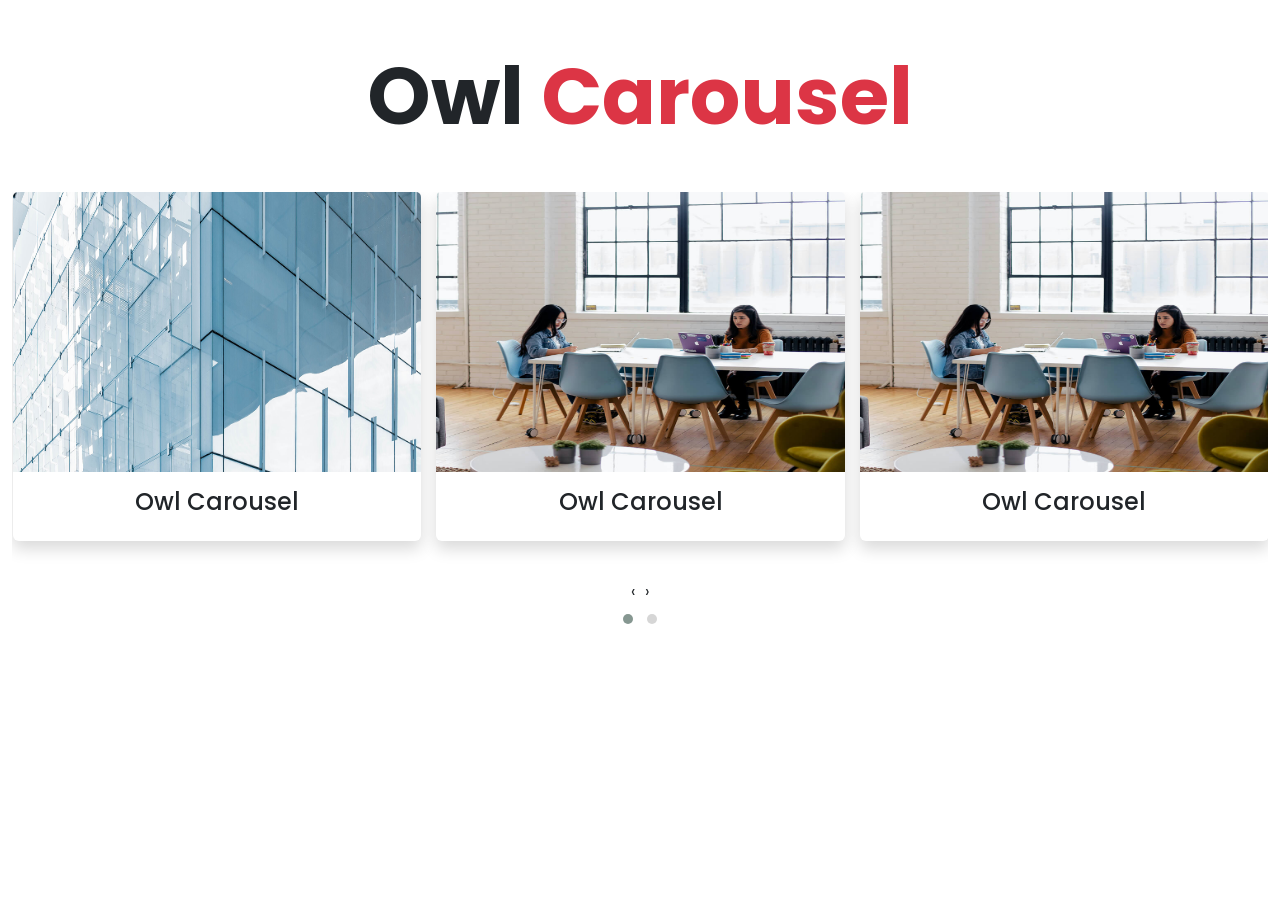
<file: allweb/BizLand/img/temp.html>
<!doctype html>
<html lang="en">

<head>
    <!-- Required meta tags -->
    <meta charset="utf-8">
    <meta name="viewport" content="width=device-width, initial-scale=1">


    <!-- Bootstrap CSS -->
    <link href="https://cdn.jsdelivr.net/npm/bootstrap@5.0.1/dist/css/bootstrap.min.css" rel="stylesheet"
        integrity="sha384-+0n0xVW2eSR5OomGNYDnhzAbDsOXxcvSN1TPprVMTNDbiYZCxYbOOl7+AMvyTG2x" crossorigin="anonymous">
    <link rel="stylesheet" href="https://cdnjs.cloudflare.com/ajax/libs/OwlCarousel2/2.3.4/assets/owl.carousel.min.css"
        integrity="sha512-tS3S5qG0BlhnQROyJXvNjeEM4UpMXHrQfTGmbQ1gKmelCxlSEBUaxhRBj/EFTzpbP4RVSrpEikbmdJobCvhE3g=="
        crossorigin="anonymous" />
    <link rel="stylesheet"
        href="https://cdnjs.cloudflare.com/ajax/libs/OwlCarousel2/2.3.4/assets/owl.theme.default.min.css"
        integrity="sha512-sMXtMNL1zRzolHYKEujM2AqCLUR9F2C4/05cdbxjjLSRvMQIciEPCQZo++nk7go3BtSuK9kfa/s+a4f4i5pLkw=="
        crossorigin="anonymous" />
    <title>Owl Carousel</title>
    <style>
        @import url('https://fonts.googleapis.com/css2?family=Poppins&display=swap');

        * {
            font-family: 'Poppins', sans-serif;
        }

        img {
            height: 280px;
        }

        body {
            background: hsl(0, 0, 94%);
        }
    </style>
</head>

<body>

    <div class="container-fluid my-5">
        <h1 class="text-center fw-bold display-1 mb-5">Owl <span class="text-danger">Carousel</span></h1>
        <div class="row">
            <div class="col-12 m-auto">
                <div class="owl-carousel owl-theme">
                    <div class="item mb-4">
                        <div class="card border-0 shadow">
                            <img src="about.jpg" alt="" class="card-img-top">
                            <div class="card-body">
                                <div class="card-title text-center">
                                    <h4>Owl Carousel</h4>
                                </div>
                            </div>
                        </div>
                    </div>

                    <div class="item">
                        <div class="card border-0 shadow">
                            <img src="hero-bg.jpg" alt="" class="card-img-top">
                            <div class="card-body">
                                <div class="card-title text-center">
                                    <h4>Owl Carousel</h4>
                                </div>
                            </div>
                        </div>
                    </div>
                    <div class="item">
                        <div class="card border-0 shadow">
                            <img src="about.jpg" alt="" class="card-img-top">
                            <div class="card-body">
                                <div class="card-title text-center">
                                    <h4>Owl Carousel</h4>
                                </div>
                            </div>
                        </div>
                    </div>
                    <div class="item">
                        <div class="card border-0 shadow">
                            <img src="about.jpg" alt="" class="card-img-top">
                            <div class="card-body">
                                <div class="card-title text-center">
                                    <h4>Owl Carousel</h4>
                                </div>
                            </div>
                        </div>
                    </div>
                    <div class="item">
                        <div class="card border-0 shadow">
                            <img src="about.jpg" alt="" class="card-img-top">
                            <div class="card-body">
                                <div class="card-title text-center">
                                    <h4>Owl Carousel</h4>
                                </div>
                            </div>
                        </div>
                    </div>
                    <div class="item">
                        <div class="card border-0 shadow">
                            <img src="about.jpg" alt="" class="card-img-top">
                            <div class="card-body">
                                <div class="card-title text-center">
                                    <h4>Owl Carousel</h4>
                                </div>
                            </div>
                        </div>
                    </div>

                </div>
            </div>
        </div>
    </div>


    <script src="https://cdnjs.cloudflare.com/ajax/libs/jquery/3.6.0/jquery.min.js"></script>

    <!-- Option 1: Bootstrap Bundle with Popper -->
    <script src="https://cdn.jsdelivr.net/npm/bootstrap@5.0.1/dist/js/bootstrap.bundle.min.js"
        integrity="sha384-gtEjrD/SeCtmISkJkNUaaKMoLD0//ElJ19smozuHV6z3Iehds+3Ulb9Bn9Plx0x4"
        crossorigin="anonymous"></script>
    <script src="https://cdnjs.cloudflare.com/ajax/libs/OwlCarousel2/2.3.4/owl.carousel.min.js"
        integrity="sha512-bPs7Ae6pVvhOSiIcyUClR7/q2OAsRiovw4vAkX+zJbw3ShAeeqezq50RIIcIURq7Oa20rW2n2q+fyXBNcU9lrw=="
        crossorigin="anonymous"></script>
    <script>
        $('.owl-carousel').owlCarousel({
            loop: true,
            margin: 15,
            nav: true,
            autoplay:true,
            autoplayTimeout:1000,
            autoplayHoverPause:true,
            responsive: {
                0: {
                    items: 1
                },
                600: {
                    items: 2
                },
                1000: {
                    items: 3
                }
            }
        })
    </script>
</body>

</html>
</file>
<file: style.css>
:root {
    --bg: #0a0a0f;
    --surface: #13131a;
    --card: #1b1b26;
    --border: #2a2a3d;
    --accent: #7c5cfc;
    --accent2: #00e5ff;
    --text: #e8e8f0;
    --muted: #7a7a9a;
    --grad: linear-gradient(135deg, #7c5cfc 0%, #00e5ff 100%);
}

*,
*::before,
*::after {
    box-sizing: border-box;
    margin: 0;
    padding: 0;
}

html {
    scroll-behavior: smooth;
}

body {
    background: var(--bg);
    color: var(--text);
    font-family: 'Space Grotesk', sans-serif;
    line-height: 1.7;
    overflow-x: hidden;
}

/* ── Scrollbar ── */
::-webkit-scrollbar {
    width: 6px;
}

::-webkit-scrollbar-track {
    background: var(--bg);
}

::-webkit-scrollbar-thumb {
    background: var(--accent);
    border-radius: 3px;
}

/* ── Noise overlay ── */
body::before {
    content: '';
    position: fixed;
    inset: 0;
    background-image: url("data:image/svg+xml,%3Csvg viewBox='0 0 200 200' xmlns='http://www.w3.org/2000/svg'%3E%3Cfilter id='n'%3E%3CfeTurbulence type='fractalNoise' baseFrequency='0.9' numOctaves='4'/%3E%3C/filter%3E%3Crect width='100%25' height='100%25' filter='url(%23n)' opacity='0.03'/%3E%3C/svg%3E");
    pointer-events: none;
    z-index: 0;
}

/* ── Navbar ── */
#navbar {
    position: fixed;
    top: 0;
    width: 100%;
    z-index: 1000;
    padding: 18px 0;
    transition: all .3s ease;
    background-color: #000000ae !important;
}

#navbar.scrolled {
    background: rgba(10, 10, 15, .9);
    backdrop-filter: blur(16px);
    border-bottom: 1px solid var(--border);
    padding: 12px 0;
}

.nav-brand {
    font-family: 'JetBrains Mono', monospace;
    font-size: 1.25rem;
    font-weight: 700;
    background: var(--grad);
    -webkit-background-clip: text;
    -webkit-text-fill-color: transparent;
    background-clip: text;
    text-decoration: none;
}

.nav-link-custom {
    color: var(--muted) !important;
    font-size: .9rem;
    font-weight: 500;
    letter-spacing: .03em;
    text-decoration: none;
    padding: 6px 14px !important;
    border-radius: 6px;
    transition: all .25s;
    position: relative;
}

.nav-link-custom::after {
    content: '';
    position: absolute;
    bottom: 0;
    left: 50%;
    transform: translateX(-50%);
    width: 0;
    height: 2px;
    background: var(--grad);
    border-radius: 2px;
    transition: width .25s;
}

.nav-link-custom:hover {
    color: var(--text) !important;
}

.nav-link-custom:hover::after {
    width: 60%;
}

.nav-hire-btn {
    background: var(--grad);
    border: none;
    color: #fff !important;
    padding: 8px 22px !important;
    border-radius: 8px;
    font-weight: 600;
    font-size: .875rem;
    transition: opacity .25s, transform .25s;
}

.nav-hire-btn:hover {
    opacity: .85;
    transform: translateY(-1px);
}



.manu_off {
    display: none;
    margin-left: 0%;
    transform: translateY(-135%);
    transition: linear 5.0s !important;
}

.manu_on {
    transform: translateY(0%);
    display: block !important;
    justify-items: center !important;
}


#about img {
    width: 100%;
}

#mobileMenu {
    color: #000;
    align-items: center;
    width: 100% !important;
}


#mobileMenu a {
color: var(--accent2) !important;
}

#phone-manu-icon i {
    z-index: 1111;
}

/* ── Hero ── */
#hero {
    min-height: 100vh;
    display: flex;
    align-items: center;
    position: relative;
    overflow: hidden;
    padding: 120px 0 80px;
}

.hero-glow {
    position: absolute;
    border-radius: 50%;
    filter: blur(120px);
    opacity: .18;
    pointer-events: none;
}

.glow-1 {
    width: 600px;
    height: 600px;
    background: var(--accent);
    top: -150px;
    right: -100px;
}

.glow-2 {
    width: 400px;
    height: 400px;
    background: var(--accent2);
    bottom: 0;
    left: -80px;
}

.hero-eyebrow {
    display: inline-flex;
    align-items: center;
    gap: 10px;
    font-family: 'JetBrains Mono', monospace;
    font-size: .8rem;
    color: var(--accent2);
    border: 1px solid rgba(0, 229, 255, .2);
    padding: 6px 16px;
    border-radius: 99px;
    margin-bottom: 28px;
    background: rgba(0, 229, 255, .05);
}

.hero-eyebrow span {
    width: 6px;
    height: 6px;
    background: var(--accent2);
    border-radius: 50%;
    animation: pulse 2s infinite;
}

@keyframes pulse {

    0%,
    100% {
        opacity: 1;
        transform: scale(1)
    }

    50% {
        opacity: .4;
        transform: scale(.8)
    }
}

.hero-name {
    font-size: clamp(2.8rem, 7vw, 5.5rem);
    font-weight: 700;
    line-height: 1.05;
    letter-spacing: -.03em;
    margin-bottom: 16px;
}

.hero-name .grad-text {
    background: var(--grad);
    -webkit-background-clip: text;
    -webkit-text-fill-color: transparent;
    background-clip: text;
}

.hero-role {
    font-family: 'JetBrains Mono', monospace;
    font-size: 1.1rem;
    color: var(--muted);
    margin-bottom: 24px;
}

.hero-role .cursor {
    display: inline-block;
    width: 2px;
    height: 1.1em;
    background: var(--accent2);
    margin-left: 2px;
    vertical-align: middle;
    animation: blink 1s infinite;
}

/* .temp1{
   width: 100px;
   height: 100px;
   background-color: #00e5ff;
   border:2px solid white   ;
}
.temp2{
   width: 100px;
   height: 100px;
   background-color: red;
   border:2px solid white   ;
} */



@keyframes blink {

    0%,
    100% {
        opacity: 1
    }

    50% {
        opacity: 0
    }
}

.hero-desc {
    font-size: 1.05rem;
    color: var(--muted);
    max-width: 480px;
    margin-bottom: 40px;
}

.btn-primary-custom {
    background: var(--grad);
    border: none;
    color: #fff;
    padding: 13px 32px;
    border-radius: 10px;
    font-weight: 600;
    font-size: .95rem;
    text-decoration: none;
    display: inline-flex;
    align-items: center;
    gap: 8px;
    transition: transform .25s, box-shadow .25s;
    box-shadow: 0 0 0 rgba(124, 92, 252, 0);
}

.btn-primary-custom:hover {
    transform: translateY(-2px);
    box-shadow: 0 8px 30px rgba(124, 92, 252, .35);
    color: #fff;
}

.btn-outline-custom {
    background: transparent;
    border: 1px solid var(--border);
    color: var(--text);
    padding: 13px 32px;
    border-radius: 10px;
    font-weight: 500;
    font-size: .95rem;
    text-decoration: none;
    display: inline-flex;
    align-items: center;
    gap: 8px;
    transition: border-color .25s, background .25s;
}

.btn-outline-custom:hover {
    border-color: var(--accent);
    background: rgba(124, 92, 252, .08);
    color: var(--text);
}

.hero-stats {
    display: flex;
    gap: 40px;
    margin-top: 56px;
    padding-top: 40px;
    border-top: 1px solid var(--border);
}

.stat-num {
    font-size: 2rem;
    font-weight: 700;
    background: var(--grad);
    -webkit-background-clip: text;
    -webkit-text-fill-color: transparent;
    background-clip: text;
    line-height: 1;
}

.stat-label {
    font-size: .8rem;
    color: var(--muted);
    margin-top: 4px;
}

.hero-code-card {
    background: var(--surface);
    border: 1px solid var(--border);
    border-radius: 16px;
    overflow: hidden;
    box-shadow: 0 24px 80px rgba(0, 0, 0, .5);
}

.code-header {
    background: var(--card);
    padding: 14px 20px;
    display: flex;
    align-items: center;
    gap: 8px;
    border-bottom: 1px solid var(--border);
}

.dot {
    width: 12px;
    height: 12px;
    border-radius: 50%;
}

.dot-r {
    background: #ff5f57;
}

.dot-y {
    background: #febc2e;
}

.dot-g {
    background: #28c840;
}

.code-filename {
    font-family: 'JetBrains Mono', monospace;
    font-size: .75rem;
    color: var(--muted);
    margin-left: 8px;
}

.code-body {
    padding: 28px;
    font-family: 'JetBrains Mono', monospace;
    font-size: .82rem;
    line-height: 1.9;
}

.c-purple {
    color: #c792ea;
}

.c-blue {
    color: #82aaff;
}

.c-green {
    color: #c3e88d;
}

.c-cyan {
    color: #89ddff;
}

.c-orange {
    color: #ffcb6b;
}

.c-muted {
    color: #546e7a;
}

/* ── Section commons ── */
section {
    position: relative;
    z-index: 1;
}

.section-pad {
    padding: 100px 0;
}

.section-eyebrow {
    font-family: 'JetBrains Mono', monospace;
    font-size: .75rem;
    color: var(--accent2);
    letter-spacing: .15em;
    text-transform: uppercase;
    margin-bottom: 12px;
    display: block;
}

.section-title {
    font-size: clamp(2rem, 4vw, 2.8rem);
    font-weight: 700;
    letter-spacing: -.02em;
    line-height: 1.15;
    margin-bottom: 16px;
}

.section-sub {
    color: var(--muted);
    max-width: 520px;
}

.divider {
    width: 48px;
    height: 3px;
    background: var(--grad);
    border-radius: 3px;
    margin: 24px 0;
}

/* ── About ── */
#about {
    background: var(--surface);
    border-top: 1px solid var(--border);
    border-bottom: 1px solid var(--border);
}

.about-img-wrap {
    position: relative;
    display: inline-block;
}

.about-img {
    width: 100%;
    max-width: 420px;
    border-radius: 20px;
    display: block;
    background: var(--card);
    aspect-ratio: 4/5;
    overflow: hidden;
}

.about-img-inner {
    width: 100%;
    height: 100%;
    background: linear-gradient(135deg, #1b1b26 0%, #13131a 50%, #0a0a0f 100%);
    display: flex;
    align-items: center;
    justify-content: center;
    font-size: 6rem;
    color: var(--accent);
}

.about-img-badge {
    position: absolute;
    bottom: -16px;
    right: -16px;
    background: var(--grad);
    border-radius: 14px;
    padding: 16px 22px;
    font-weight: 700;
    font-size: .85rem;
    box-shadow: 0 8px 30px rgba(124, 92, 252, .4);
    text-align: center;
}

.about-tag {
    display: inline-flex;
    align-items: center;
    gap: 6px;
    background: rgba(124, 92, 252, .1);
    border: 1px solid rgba(124, 92, 252, .25);
    color: var(--accent);
    font-size: .8rem;
    font-weight: 500;
    padding: 5px 14px;
    border-radius: 99px;
    margin: 4px;
}

/* ── Skills ── */
#skills {
    background: var(--bg);
}

.skill-card {
    background: var(--surface);
    border: 1px solid var(--border);
    border-radius: 16px;
    padding: 28px;
    transition: border-color .3s, transform .3s, box-shadow .3s;
    height: 100%;
}

.skill-card:hover {
    border-color: var(--accent);
    transform: translateY(-4px);
    box-shadow: 0 12px 40px rgba(124, 92, 252, .15);
}

.skill-icon {
    width: 48px;
    height: 48px;
    border-radius: 12px;
    background: rgba(124, 92, 252, .15);
    display: flex;
    align-items: center;
    justify-content: center;
    font-size: 1.4rem;
    margin-bottom: 18px;
}

.skill-name {
    font-weight: 600;
    font-size: .95rem;
    margin-bottom: 14px;
}

.skill-bar {
    height: 5px;
    background: var(--border);
    border-radius: 99px;
    overflow: hidden;
}

.skill-fill {
    height: 100%;
    border-radius: 99px;
    background: var(--grad);
    width: 0;
    transition: width 1.4s cubic-bezier(.22, 1, .36, 1);
}

.skill-pct {
    font-family: 'JetBrains Mono', monospace;
    font-size: .75rem;
    color: var(--muted);
    margin-top: 8px;
}

/* ── Projects ── */
#projects {
    background: var(--surface);
    border-top: 1px solid var(--border);
    border-bottom: 1px solid var(--border);
}

.project-card {
    background: var(--card);
    border: 1px solid var(--border);
    border-radius: 20px;
    overflow: hidden;
    transition: transform .3s, box-shadow .3s, border-color .3s;
    height: 100%;
}

.project-card:hover {
    transform: translateY(-6px);
    box-shadow: 0 20px 60px rgba(0, 0, 0, .4);
    border-color: rgba(124, 92, 252, .4);
}

.project-thumb {
    height: 200px;
    display: flex;
    align-items: center;
    justify-content: center;
    font-size: 3.5rem;
    position: relative;
    overflow: hidden;
}

.project-thumb::after {
    content: '';
    position: absolute;
    inset: 0;
    background: linear-gradient(to bottom, transparent 40%, rgba(0, 0, 0, .6));
}

.project-body {
    padding: 24px;
}

.project-tags {
    display: flex;
    flex-wrap: wrap;
    gap: 8px;
    margin-bottom: 14px;
}

.project-tag {
    font-family: 'JetBrains Mono', monospace;
    font-size: .7rem;
    color: var(--accent2);
    background: rgba(0, 229, 255, .08);
    border: 1px solid rgba(0, 229, 255, .2);
    padding: 3px 10px;
    border-radius: 4px;
}

.project-title {
    font-size: 1.1rem;
    font-weight: 600;
    margin-bottom: 10px;
}

.project-desc {
    font-size: .875rem;
    color: var(--muted);
    line-height: 1.65;
    margin-bottom: 20px;
}

.project-links {
    display: flex;
    gap: 12px;
}

.proj-link {
    display: inline-flex;
    align-items: center;
    gap: 6px;
    font-size: .82rem;
    font-weight: 500;
    text-decoration: none;
    padding: 7px 16px;
    border-radius: 8px;
    transition: all .2s;
}

.proj-link-demo {
    background: var(--grad);
    color: #fff;
}

.proj-link-demo:hover {
    opacity: .85;
    color: #fff;
}

.proj-link-code {
    border: 1px solid var(--border);
    color: var(--muted);
}

.proj-link-code:hover {
    border-color: var(--accent);
    color: var(--text);
}

/* ── Contact ── */
#contact {
    background: var(--bg);
}

.contact-card {
    background: var(--surface);
    border: 1px solid var(--border);
    border-radius: 24px;
    padding: 48px;
}

.form-control-custom {
    background: var(--card);
    border: 1px solid var(--border);
    color: var(--text);
    border-radius: 10px;
    padding: 14px 18px;
    font-size: .95rem;
    width: 100%;
    transition: border-color .25s;
    font-family: 'Space Grotesk', sans-serif;
}

.form-control-custom:focus {
    outline: none;
    border-color: var(--accent);
    background: var(--card);
    color: var(--text);
    box-shadow: 0 0 0 3px rgba(124, 92, 252, .15);
}

.form-control-custom::placeholder {
    color: var(--muted);
}

.form-label-custom {
    font-size: .82rem;
    font-weight: 500;
    color: var(--muted);
    margin-bottom: 8px;
    display: block;
}

.contact-info-item {
    display: flex;
    align-items: center;
    gap: 16px;
    padding: 18px 0;
    border-bottom: 1px solid var(--border);
}

.contact-info-item:last-child {
    border-bottom: none;
}

.ci-icon {
    width: 44px;
    height: 44px;
    border-radius: 10px;
    background: rgba(124, 92, 252, .12);
    border: 1px solid rgba(124, 92, 252, .25);
    display: flex;
    align-items: center;
    justify-content: center;
    color: var(--accent);
    font-size: 1rem;
    flex-shrink: 0;
}

.ci-label {
    font-size: .78rem;
    color: var(--muted);
    margin-bottom: 2px;
}

.ci-value {
    font-size: .92rem;
    font-weight: 500;
}

.social-row {
    display: flex;
    gap: 12px;
    margin-top: 32px;
}

.social-btn {
    width: 44px;
    height: 44px;
    border-radius: 10px;
    border: 1px solid var(--border);
    display: flex;
    align-items: center;
    justify-content: center;
    color: var(--muted);
    text-decoration: none;
    font-size: 1rem;
    transition: all .25s;
}

.social-btn:hover {
    border-color: var(--accent);
    color: var(--accent);
    background: rgba(124, 92, 252, .08);
    transform: translateY(-2px);
}

/* ── Toast ── */
#toast {
    position: fixed;
    bottom: 30px;
    right: 30px;
    z-index: 9999;
    background: var(--surface);
    border: 1px solid var(--border);
    color: var(--text);
    padding: 16px 24px;
    border-radius: 12px;
    font-size: .9rem;
    font-weight: 500;
    box-shadow: 0 8px 32px rgba(0, 0, 0, .4);
    transform: translateY(100px);
    opacity: 0;
    transition: all .35s cubic-bezier(.22, 1, .36, 1);
    display: flex;
    align-items: center;
    gap: 10px;
}

#toast.show {
    transform: translateY(0);
    opacity: 1;
}

#toast .ti {
    color: #28c840;
    font-size: 1.1rem;
}

/* ── Footer ── */
footer {
    background: var(--surface);
    border-top: 1px solid var(--border);
    padding: 32px 0;
    text-align: center;
    font-size: .85rem;
    color: var(--muted);
}

footer span {
    color: var(--accent);
}

/* ── Animations ── */
.fade-up {
    opacity: 0;
    transform: translateY(32px);
    transition: opacity .7s ease, transform .7s ease;
}

.fade-up.visible {
    opacity: 1;
    transform: none;
}

@media (max-width: 768px) {
    .hero-stats {
        gap: 24px;
    }
    .container{
        width: 80%;
    }

    .contact-card {
        padding: 28px 20px;
    }
     .ci-value{
        font-size: .8rem;
    }
    .top-box {
    right: 2rem !important;
    bottom: 2rem !important;
    }

}


#firstrow{

    padding: 5% 0;

}

.mainbox .img img{
    width: 100%;
    height: auto;
}

.mainbox .code{
    width: 100%;
    height: 15vh;
    display: flex;
    align-items: center;
    background-color: #212529;
}

.mainbox .code a{
    margin-left: 1rem;
}

#allweb_main h3{
    margin: 4% 0 2%;
    padding-top: 3%;
    text-align: center;
}

.section_color{
    background-color: #13131A !important;
    padding: 1% 0 5% ;
}


#therdrow{
    padding: 0 0 5%  ;

}


/* top-btn */

.top-box{
    position: fixed;
    width: 5rem;
    height: 5rem;
    background: var(--grad);
    right: 4rem;
    bottom: 4rem;
    border-radius: 100%;
    z-index: 999;
    display: flex;
    justify-content: center;
    align-items: center;
    color: white;
    text-decoration: none;
    border: 0.1px solid var(--grad);
    transition: all 0.5s ease-in-out;
}

.top-box:hover{
    border: 0.1px solid white;
      background:linear-gradient(rgba(0,0,0,0.1),rgba(0,0,0,0.1)),var(--grad);
  
}

.top-box i{
    font-size: 20px;
}
</file>
<file: allweb/BizLand/style.css>
* {
    margin: 0;
    padding: 0;
    box-sizing: border-box;
}

.navbar ul li {
    padding: 10px 0 10px 28px;
}


a {
    text-decoration: none;
}

ul li {
    list-style: none;
}

#topbar {
    background-color: #106eea !important;
    font-size: 14px;
    transition: all 0.5s;
    color: #fff;
    padding: 0;
}

#topbar a {
    text-decoration: none;
}

.bi-envelope a {
    list-style: none;
    color: #fff;
    margin-left: 5px;
    margin-right: 15px;
}

.bi-phone a {
    list-style: none;
    color: #fff;
    margin-left: 5px;
}

.top-e a {
    color: rgba(255, 255, 255, 0.7);
    margin-left: 20px;
}


.a3 li a::before {
    content: "";
    position: absolute;
    width: 0%;
    height: 2px;
    border-bottom: 2px solid #106eea;
    left: 0;
    bottom: 0;
    transition: all 0.4s linear;
}

.a3 li a:hover::before {
    width: 100%;

}

.active:first-child::before {
    width: 100%;
}


.a3 li a:hover {
    color: #106eea !important;
}

a.nav-link {
    position: relative;
    color: #222222;
    font-weight: 600;
    font-size: 15px;
    padding-bottom: 5px;

}

.active {
    color: #106eea !important;
}

.a1 span {
    color: #106eea;
}

.b1 {
    background-image: linear-gradient(rgba(255, 255, 255, 0.6), rgba(255, 255, 255, 0.6)), url(img/hero-bg.jpg);
    padding-top: 75px;
    background-attachment: fixed;
    background-size: cover;
    background-repeat: no-repeat;
    height: 70vh;
}

.b4 {
    background: #106eea;
    border-radius: 4px;
    font-family: "Roboto", sans-serif;
    text-transform: uppercase;
    font-weight: 500;
    font-size: 14px;
    letter-spacing: 1px;
    display: inline-block;
    padding: 10px 28px;
    transition: 0.5s;
    color: #fff;
}


.b6 h1 {
    font-size: 48px;
    font-weight: 700;
    line-height: 50px;
    color: #222222;
    font-family: "Poppins", sans-serif;
}

.b6 h1 span {
    color: #106eea;
}

.b6 p {
    color: #555555;
    margin: 5px 0 30 0;
    font-size: 24px;
    font-weight: 400;
    font-family: "Roboto", sans-serif;
}

.fa-circle-play {
    font-size: 32px;
    transition: 0.3s;
    /* line-height: 40px !important; */
    color: #106eea;
    margin-left: 25px;
    position: rheroelative;
}

.b7 {
    display: flex;
    align-items: center;
}

.b5 {
    margin-top: 5px;
}

.b7 i {
    margin-right: 8px;
}

.b7 span {
    font-size: 16px;
    color: #222222;
    font-weight: 600;
}

.a2 i {
    font-size: 48px;
    margin-bottom: 15px;
    line-height: 1;
    color: #106eea;
    transition: all0.3s ease-in-out;
}

.a2 h3 {
    font-weight: 700;
    margin-bottom: 15px;
    font-size: 18px;
}

.a4 {
    padding: 40px;
    transition: all 0.5s ease-out;
    border-radius: 2px;
    position: relative;
}

.a4::before {
    content: "";
    position: absolute;
    background: #cbe0fb;
    left: 0;
    right: 0;
    bottom: 0;
    top: 100%;
    transition: all 0.3s;
    z-index: -1;
    border-radius: 10px;
}

.a4:hover::before {
    background: #106eea;
    top: 0;
}

.a4:hover i,
.a4:hover h3,
.a4:hover p {
    color: #fff;
}


.main1 {
    background-color: #106eea;
    position: relative;
}

.a2 p {
    margin-bottom: 0px;
}

.a2 {
    box-shadow: 0 0 29px 0 rgba(68, 88, 144, 0.12);
}

.hero a {
    text-decoration: none;
}


.social a i{
    padding-bottom: 7px;
}

.a6 {
    padding: 60px;
    overflow: hidden;

}

.a7 {
    background-color: #f1f6fe;
}

.b8 {
    font-size: 13px;
    letter-spacing: 1px;
    font-weight: 700;
    padding: 8px 20px;
    margin: 0;
    background-color: #e7f1fd;
    color: #106eea;
    text-transform: uppercase;
    border-radius: 50px;

}


.b9 {

    text-align: center;
    margin: 15px 0 15px 0;
    font-size: 32px;
    font-weight: 700;

}

.b8 {
    text-align: center;
}

.b10 {
    text-align: center;
    font-weight: 600;
    margin: 25px 0;
    margin-top: 10px;
}

.b9 span {
    color: #106eea;
}

.c1 {
    font-weight: 600;
    font-size: 26px;
}

.c2 {
    font-size: 15px;
}


.c3 ul li i {
    background-color: #fff;
    border-radius: 50%;
    color: #106eea;
    font-size: 24px;
    padding: 20px 25px;
    box-shadow: 0px 6px 15px rgba(16, 110, 234, 0.12);
    display: inline;
    position: relative;
    margin-right: 15px;
}

.c3 ul li {
    align-items: start;
    margin-bottom: 35px;
}


.c3 {
    margin-top: 50px;
}

.c3 ul li h2 {
    font-size: 18px;
    color: #555555;
}

.c3 ul li p {
    font-size: 15px;

}

.c4 {
    font-size: 16px;
}

ol,
ul {
    padding-left: 0 !important;
}


.dd1 {
    display: flex;
    justify-content: space-between;
}

.d1 .progress {
    height: 10px;
    border-radius: 0;
}

.d1 .dd1 .ddd1 {
    text-transform: uppercase;
    padding: 0;
    margin: 0 0 5px 0;
    font-weight: 600;
    color: #222222;
}

.d1 h5 {
    font-size: 0.75rem;
}

.d1 {
    margin: 3% 0;
}

.e1 {
    text-align: center;
    margin-top: 10%;
    width: 100%;
    padding: 0px 30px 0px 30px;
    background: #f1f6fe;
}

.e1 h4 {
    font-size: 36px;
}

.e1 i {
    font-size: 24px;
    color: #fff;
}

.e2 {
    position: relative;
    top: -28px;
    left: 40%;
    width: 56px;
    height: 56px;
    line-height: 46px;
    background-color: #106eea;
    border-radius: 50px;
    align-items: center;
    border: 5px solid #ffffff;
}

.e3 {
    margin-top: -15px;
    padding-bottom: 1px;
}

.e4 {
    padding: 70px 0 60px;
}

#f1 {
    padding: 15px 0;
}

#f2 img {
    max-width: 45%;
    margin-top: 10%;
    width: 100%;
}

.g1 {
    text-align: center;
    border: 1px solid #e2eefd;
    padding: 80px 30px;
    background-color: #ffffff;
    transition: all ease-in-out 0.3s;
}

.icon i {
    font-size: 28px;
    color: #3b8af2;
    transition: ease-in-out 0.3s;
}

.icon {
    width: 64px;
    height: 64px;
    margin: 0 auto;
    background: #f1f6fe;
    border-radius: 4px;
    border: 1px solid #deedfd;
    display: flex;
    justify-content: center;
    align-items: center;
    margin-bottom: 20px;
    transition: ease-in-out 0.3s;
}

.g1:hover .icon,
.g1:hover h4 {
    color: #106eea;
    border-color: #106eea;
}

.g1:hover {
    border: #ffffff;
    box-shadow: 0px 0 25px 0 rgba(16, 110, 234, 0.1);
}




.a8 {
    padding: 80px 0;
    background: linear-gradient(rgba(0, 0, 0, 0.5), rgba(0, 0, 0, 0.5)), url(img/testimonials-bg.jpg) no-repeat;
    background-size: cover;
    position: relative;
    background-position: center center;
    overflow: hidden;
}

#a8 button {

    width: 12px;
    height: 12px;
    border-radius: 50%;
    background-color: rgba(255, 255, 255, 0.5);
    opacity: 1;

}

#a8 .active {
    background-color: #106eea;
}


.h7 {
    width: 100px;
    border-radius: 50%;
    border: 6px solid rgba(255, 255, 255, 0.15);
    margin: 0 auto;

}

.carocelll {
    right: 0 !important;
    left: 0 !important;
}

.h8 h3 {
    font-size: 20px;
    font-weight: bold;
    margin: 10px 0 5px 0;
    color: white;
}

.h8 h4 {
    font-size: 14px;
    color: #ddd;
    margin: 0 0 15px 0;
}

.h8 {
    font-style: italic;
    margin: 0 auto 15px auto;
    color: #eee;
}

.h8 p i {
    color: rgba(255, 255, 255, 0.4);
    font-size: 26px;
}

#i1 li {
    cursor: pointer;
    display: inline-block;
    padding: 10px 15px 8px 10px;
    font-size: 16px;
    font-weight: 600;
    line-height: 1;
    text-transform: uppercase;
    color: #444444;
    margin-bottom: 5px;
}

#i1 li:first-child {
    color: #106eea;
}

/* .i1 img{
position: relative;
} */



.i3 {
    position: absolute;
    display: flex;
    justify-content: space-between;
    align-items: center;
    z-index: 3;
    left: 20px;
    right: 20px;
    bottom: 0px;
    padding: 15px;
    background: rgba(255, 255, 255, 0.9);
    opacity: 0;
    transition: all 0.2s linear;
}

.i4 h4 {
    font-size: 18px;
    font-weight: 600;
    color: #222222;
}

.i4 p {
    color: #555555;
    font-size: 14px;
    margin-bottom: 0;
}

.i4 a {
    color: #3c3c3c;
    font-size: 17px;
    padding: 5px;
}


.i2 {
    position: relative;
    margin-bottom: 25px;
}

.i2:hover .i3 {
    opacity: 1;
    bottom: 20px;
}

.i3 a:hover {
    color: #106eea;
}





.member-img {
    position: relative;
    overflow: hidden;
}

.social {
    position: absolute;
    bottom: 30px;
    left: 60px;
    right: 60px;
    transition: all 0.3s;
    display: flex;
    justify-content: space-around;
    opacity: 0;
}

.member:hover .social {
    opacity: 1;
    bottom: 15px;
}



.social a {
    text-decoration: none;
    width: 36px;
    height: 36px;
    margin: 0 3px;
    padding-top: 7px;
    border-radius: 4px;
    width: 36px;
    height: 36px;
    color: #fff;
    background-color: #106eeacc;
    display: flex;
    justify-content: center;
    align-items: center;
}

.social a i {
    font-size: 18px;
}

.member .member-info {
    padding: 25px 15px;
}

.member-info {
    background-color: #fff;
}

.member-info h4 {
    font-weight: 700;
    margin-bottom: 5px;
    font-size: 18px;
    color: #222222;
}

.member .member-info p {
    display: block;
    font-size: 13px;
    font-weight: 400;
    color: #aaaaaa;
    margin-bottom: 0;
}

.pricing .box {
    padding: 20px;
    background: #fff;
    text-align: center;
    box-shadow: 0px 0px 4px rgba(0, 0, 0, 0.12);
    border-radius: 5px;
    position: relative;
    overflow: hidden;
}


.pricing .box h3 {
    font-weight: 400;
    margin: -20px -20px 20px -20px;
    padding: 20px 15px;
    font-size: 16px;
    font-weight: 600;
    color: #777777;
    background: #f8f8f8;
}

.pricing .box h4 {
    font-size: 36px;
    color: #106eea;
    font-weight: 600;
    font-family: "Poppins", sans-serif;
    margin-bottom: 20px;
}


.pricing .box h4 sup {
    font-size: 20px;
    top: -15px;
    left: -3px;
}

.pricing .box h4 span {
    color: #bababa;
    font-size: 16px;
    font-weight: 300;
}

.pricing .box ul .na {
    color: #ccc;
    text-decoration: line-through;
}

.pricing .box ul li {
    padding-bottom: 16px;
}

.pricing .btn-wrap {
    margin: 20px -20px -20px -20px;
    padding: 20px 15px;
    background: #f8f8f8;
    text-align: center;
}

.pricing .btn-buy {
    background: #106eea;
    display: inline-block;
    padding: 8px 35px 10px 35px;
    border-radius: 4px;
    color: #fff;
    transition: none;
    font-size: 14px;
    font-weight: 400;
    font-family: "Roboto", sans-serif;
    font-weight: 600;
    transition: 0.3s;
}

.btn-wrap a {
    text-decoration: none;
}

.pricing .featured h3 {
    color: #fff;
    background: #106eea;
}

.pricing .advanced {
    width: 200px;
    position: absolute;
    top: 18px;
    right: -68px;
    transform: rotate(45deg);
    z-index: 1;
    font-size: 14px;
    padding: 1px 0 3px 0;
    background: #106eea;
    color: #fff;
}

.j1 {
    border: 0px !important;
    margin-bottom: 5px;
    padding-bottom: 5px;
}

.j2 {
    border-bottom: 1px solid #d4e5fc;
}

.j3 {
    background-color: #f6f9fe !important;
}

.j3:focus {
    box-shadow: none !important;
    border: none;
}

.j3::before {
    flex-shrink: 0;
    width: var(--bs-accordion-btn-icon-width);
    height: var(--bs-accordion-btn-icon-width);
    content: "";
    background-image: var(--bs-accordion-btn-icon);
    background-repeat: no-repeat;
    background-size: var(--bs-accordion-btn-icon-width);
    transition: var(--bs-accordion-btn-icon-transition);
}

.j3::after {
    display: none;
}

.accordion-button:not(.collapsed)::before {
    background-image: var(--bs-accordion-btn-active-icon);
    transform: var(--bs-accordion-btn-icon-transform);
}

.j4 {
    display: flex;
    justify-content: center;
}

.j2 h2 button {
    font-size: 19px;
}

.j5 {
    width: 83.33%;
}

.k1 i {
    color: #106eea;
    font-size: 32px;
    border-radius: 50%;
    padding: 5px 10px;
    border: 2px dotted #b3d1fa;
}

.k1 h3 {
    font-size: 20px;
    color: #777777;
    font-weight: 700;
    margin: 10px 0;
}

.k1 p {
    padding: 0;
    line-height: 24px;
    font-size: 14px;
    margin-bottom: 0;
}

.m1 {
    padding: 10px 30px !important;
}

.m2 input,
.m2 textarea {
    border-radius: 0;
}

.n1 {
    padding: 50px 0;
    
}

.o1 {
    width: 85%;
    height: 40px;
    border: none;


}

.o2 {
    width: 100px !important;
    height: 40px !important;
}

.o2 {
    display: flex;
    justify-content: center;
    align-items: center;
    width: 100px;
    height: 35px;
    background: #106eea;
    color: #fff;
}

.o2 a {

    text-decoration: none;
    color: #fff;
}

.footer-top {
    padding: 60px 0 30px 0;
    background: #fff;
}

.footer-top p {
    font-size: 14px;
    line-height: 24px;
    margin-bottom: 0;
    font-family: "Roboto", sans-serif;
    color: #777777;
}

#footer .footer-top .social-links a {
    font-size: 18px;
    display: inline-block;
    background: #106eea;
    color: #fff;
    line-height: 1;
    padding: 8px 0;
    margin-right: 4px;
    border-radius: 4px;
    text-align: center;
    width: 36px;
    height: 36px;
    transition: 0.3s;
}
.footer-top h4{
    font-size: 16px;
    font-weight: bold;
    color: #444444;
    position: relative;
    padding-bottom: 12px;
}
.footer-top ul li a {
    color: #777777;
    transition: 0.3s;
    display: inline-block;
    line-height: 1;
    text-decoration: none;
}

.footer-top ul i {
    padding-right: 2px;
    color: #106eea;
    font-size: 12px;
    line-height: 1;
}


.footer-top ul li {
    padding: 10px 0;
    display: flex;
    align-items: center;
}

.social-links a {
    font-size: 18px;
    display: inline-block;
    background: #106eea;
    color: #fff;
    line-height: 1;
    padding: 8px 0;
    margin-right: 4px;
    border-radius: 4px;
    text-align: center;
    width: 36px;
    height: 36px;
    transition: 0.3s;
}

.social-links a:hover{
    background: #3b8af2;
}

.credits a{
text-decoration: none;
}
</file>
<file: allweb/certo/style.css>
* {
    padding: 0;
    margin: 0;
    box-sizing: border-box;
    
}



/* .hero-btn{

} */


.hero-img {
    width: 747px;
    height: 700px;
    background-image: url(img/2b30ebd6ddcf9e9299eeec6b61a473b8.png);
    background-size: cover;
border-left: 50px solid #4335DE;
border-top: 50px solid #4335DE;
}


.eilipse {
    width: 30cm;
    height: 30cm;
    border-radius: 100%;
    background: radial-gradient(50% 50% at 50.01% 50.01%, #FFFFFF 0%, #E7EFFA 100%);
    position: relative;
    left: -30vw;
    top: -110vh;
    z-index: -1;
}

.hero h5{
    font-size: 60px;
    color: #02033B; 
    font-weight: 800;
}

.hero p{
    color: #02033B; 
    line-height: 25px;
}


.Loved {
    background: linear-gradient(180deg, #F7C95F 0%, #FDB235 100%);

}

.hero-btn-1{
margin-right: 10px;
}

.hero-btn-2{
margin-left: 10px;
}

.hero-btn-1 a{
    text-decoration: none;
    border-radius: 50px;
    border: 4px solid #FFC247;
    background: #FFC247;
    font-size: 19px;
    font-weight: 800;
    font-family: "Noto Sans", sans-serif;
    color: #02033B;
    transition: ease-in-out 0.5s;

}

.hero-btn-1 a:hover{
    color: #02033B;
    text-decoration: none;
    border-radius: 50px;
    border: 4px solid #02033B;
    font-size: 19px;
    font-weight: 800;
    font-family: "Noto Sans", sans-serif;
    background: transparent;
}

.hero-btn-1 a span{
    margin-left: 10px;
}

.hero-btn-2 a{
    color: #02033B;
    text-decoration: none;
    border-radius: 50px;
    border: 4px solid #02033B;
    font-size: 19px;
    font-weight: 800;
    font-family: "Noto Sans", sans-serif;
    transition: ease-in-out 0.5s;
}

.hero-btn-2 a:hover{
 text-decoration: none;
    border-radius: 50px;
    border: 4px solid #FFC247;
    background: #FFC247;
    font-size: 19px;
    font-weight: 800;
    font-family: "Noto Sans", sans-serif;
    color: #02033B;
}

.Loved-top p{
    color: #02033B;
font-weight: 700;
font-size: 36px;
line-height: 45px;
}


.At-Certo img{
    border-top: 10px solid #FFC247 ;
    border-right: 20px solid #FFC247;
    border-bottom: 10px solid #FFC247;
}


.Get-your h3{
    font-size: 36px ;
    line-height: 45px;
    font-weight: 800;
    color: #02033B;
}

.Get-your{
    background: linear-gradient(180deg, #F3F8FF 0%, #E7EFFA 100%);
    text-align: center;
}

.get-card{
    transition: ease-in-out 0.5s;
    cursor: pointer;
}

.get-card p{
    line-height: 24px;
    font-size: 16px;
    font-weight: 500;
}

.get-card h4{
font-weight: 800;
font-size: 19px;
line-height: 25px;
}


.get-card:hover{
box-shadow: 0 0 35px;
padding: 10px;
border-radius: 20px;
}


.Read-our-story-btn1 a:hover{

    border: 3px solid #02033B !important;
    background: none !important;

}
.Read-our-story-btn2 a:hover{

    border: 3px solid #4335DE !important;
    background: #4335DE !important;
    color:white !important;

}


.Is-someone {
    color: #ffffff;
    background: linear-gradient(180deg, #2925CC 0%, #4B48E5 100%);
}


.Is-someone-btn1 a:hover{
    border:4px solid #ffffff !important;
    color: #ffffff !important;
}

.Is-someone-btn2 a{
border:4px solid #ffffff !important;
color: #ffffff !important;
}
.Is-someone-btn2 a:hover{
    border: 4px solid #FFC247 !important;
    color: #02033B !important;
}


.latest-img1{
    position: relative;
}

.latest-img2{
    position: absolute;
    left: 25px;
    top: 25px;
}

.latest-img2 h4{
    font-size: 15px;
    line-height: 20px;
    font-weight: 800;
    color: #02033B;
    padding: 10px 20px;
    background: #ffffff;
    border-radius: 50px;
    border: 2px solid #ffffff;
    transition: linear 0.3s;
}

.latest-img2 h4:hover{
    border: 2px solid #FFC247;
    background-color: #FFC247;
    color: #2925CC;
}

.Latest-insights{
    background: #F3F8FF;

}


.Latest-insights .card:hover {
    box-shadow: 0 0 34px !important;
}

footer{
    background-color: #02033B;
}

footer h3{
    font-size: 23px;
    line-height: 30px;
    font-weight: 800;
    color: white;
}

footer ul li{
    list-style: none;
    font-weight: 800;
    font-size: 19px;
    line-height: 25px;
    color: #FFC247;
    margin: 30px 0;
}


footer ul{
    padding: 0px !important;
    margin-top: 35px;
}


.box1{
    width: 300px;
    height: 100px;
    background-color: white;
    border-radius: 15px;
}


.footar-p{
    width: 44vw;
    color: white;
}
</file>
<file: allweb/Lime Code/style.css>
* {
    margin: 0;
    padding: 0;
    box-sizing: border-box;
}
body{
    overflow-x: hidden;
}

.box2 {
    background-color: black;

}

.navbar {
    position: fixed;
    /* margin-top: 10px; */
    width: 100%;
    background-color: black;
    z-index: 99;
}


.navbar ul li a {
    color: white !important;
}

.navbar-brand {
    font-size: 28px;
    font-weight: 900;
    line-height: 42px;
    text-align: left;
    /* color: black; */
    color: white;
    transition: 3.5s all;
}

.navbar-brand:hover {
    color: white;
}

.navbar-brand samp {
    display: none;
    transition: 5.3s all;
}

.navbar-brand:hover samp {
    display: inline-block;
}

.navbar-brand samp:hover {
    color: #84CC16;
}


.navbar-brand span {
    color: #84CC16;
    font-size: 28px;
    font-weight: 900;
    line-height: 42px;
    text-align: left;

}

.navbar .btn {
    background: #84CC16;
    top: 48px;
    left: 1166px;
    padding: 8px 28px 12px 28px;
    gap: 10px;
    border-radius: 5px;
    font-weight: 700;
}

.navbar .btn i {
    background-color: #84CC16;
}


.eliment1 {
    position: relative;
    width: 450px;
    height: 450px;
    top: -475px;
    left: -217px;
    background-color: #84CC1680;
    filter: blur(70px);
    border-radius: 50%;
}

.eliment2 {
    position: relative;
    width: 450px;
    height: 450px;
    top: -35vh;
    left: 85vw;
    background-color: #84CC1680;
    filter: blur(70px);
    border-radius: 50%;
}



.a1 {
    padding-top: 50px;
    padding-bottom: 50px;
}

#a1 {
    padding-top: 200px;
    width: 100%;
    height: 110vh;
}




.hero-left h5 {
    color: #84CC16;
    width: 166px;
    height: 30px;
    left: 100px;
    gap: 0px;
    border: 1px 0px 0px 0px;
}

.hero-left h1 {
    font-size: 64px;
    font-weight: 700;
    line-height: 96px;
    text-align: left;
    text-transform: capitalize;
    color: white;
    margin-top: 50px;
}

.hero-left span {
    color: #84CC16;
}


.hero-left p {
    font-size: 20px;
    font-weight: 400;
    line-height: 30px;
    text-align: left;
    color: white;
    text-transform: capitalize;
    margin-top: 20px;
}


.hero-left .btn,
.kelas-terbaru .btn {
    background: #84CC16;
    top: 48px;
    left: 1166px;
    padding: 8px 28px 12px 28px;
    gap: 10px;
    border-radius: 5px;
    font-weight: 700;
    margin-top: 50px;
}

.hero-left .btn i {
    background-color: #84CC16;
}


.hero-right {
    position: relative;
    z-index: 1;
}

.hero-right img {
    border-radius: 10px;
}

.hero-right .box1 h3 {
    font-size: 16px;
    line-height: 24px;
    text-align: left;
    /* margin-left: 40px; */
    font-weight: bolder;
}




.hero-right .box1 {
    position: absolute;
    width: 222px;
    height: 134px;
    /* top: 0; */
    left: -65px;
    bottom: 50px;
    background-color: #D9D9D9;
    border-radius: 10px;
    display: flex;
    justify-content: center;
    align-items: center;
}

.hero-right .box1 span {
    font-weight: 400;
}

.hero-right .box1 .top {
    position: relative;
    bottom: 10px;
    top: -30px;
    font-size: 50px;
}



.hero-right .box1 .botm {
    position: relative;
    top: 50px;
    font-size: 50px;
}



.loceshn {
    width: 100%;
    height: 15vh;
    background-color: #1B1715;

}





.mulai-belajar {
    width: 100%;
    background-color: black;
}




.sosla {
    height: 15vh;
    display: flex;
    align-items: center;
    justify-content: end;

}


.sosla a {
    padding: 10px;
    font-size: 30px;
    color: white;
    padding: 10px;
}



.h6 {
    width: 230px;
}




.main1 h2 {
    font-size: 40px;
    color: white;
    font-weight: 700;
    text-transform: capitalize;
}

.main1 h2 span {
    color: #84CC16;
}

.main1 h4 {
    color: #84CC16;
    font-size: 24px;
    font-weight: 600;
    text-transform: capitalize;
}


.box3 {
    background: #120F0E;
    text-align: center;
    padding: 50px;
    border-radius: 10px;
}


.icon {
    color: #84CC16;
    margin-bottom: 10px;
    font-size: 40px;
}

.box3 h5 {
    font-size: 24px;
    font-weight: 700;
    color: white;
}

.box3 p {
    font-size: 16px;
    font-weight: 400;
    line-height: 24px;
    color: #ffffff;
}




#list h5 {
    color: #84CC16;
    font-size: 24px;
    font-weight: 600;
    line-height: 36px;
    text-transform: capitalize;
}

#list h3 {
    font-size: 40px;
    font-weight: 700;
    line-height: 60px;
    text-align: left;
    color: #ffffff;
    text-transform: capitalize;
}

#list .list {
    display: flex;
    margin-top: 10px;
}


#list .list i {
    font-size: 25px;
    color: #84CC16;
    padding-right: 10px;
}



#list .list h4 {
    color: #ffffff;
    font-weight: 500;
    font-size: 16px;
    text-transform: capitalize;
}

#btn {
    margin-top: 25px;
    width: 100%;
    height: 50px;
    padding-bottom: 35vh;
}

#btn a {
    text-decoration: none;
    color: black;
    display: flex;
    justify-content: center;
    background-color: #84CC16;
    padding: 14px 34px;
    border-radius: 5px;
    text-transform: capitalize;
}






.pelajari {
    position: absolute;
    top: 35vh;
    left: 5vw;
    background: #D9D9D9;
    padding: 20px 10px;
    border-radius: 10px;
    width: 29%;
}

.pelajari h4 {
    display: inline-block;
    text-transform: capitalize;
    font-size: 20px;
    font-weight: 700;
}



.legvej {
    display: flex;
    align-items: center;
    width: 135px;
}

.legvej h3 {
    font-size: 15px;
    font-weight: 500;
}

.i-box i {
    font-size: 30px;
    padding: 10px;
    font-weight: 500;
}





#img {
    position: relative;
}




.eksplorasi-materi {
    background: #1B1715;
}



.box4 {
    width: 190px;
    height: 120px;
    background-color: #D9D9D9;
    margin: 10px;
    border-radius: 10px;
}

.box4-logo i {
    font-size: 50px;
}


#box4-col {
    padding: 5px;
}

#box4-row {
    padding: 75px 0px;
}




.img-w {
    display: flex;
    justify-content: center;
    align-items: center;
    width: 315px;
    height: 200px;
    background-size: cover;
    overflow: hidden;
    box-sizing: border-box;
}

.img1 {
    display: flex;
    justify-content: center;
    align-items: center;
    width: 400px;
    height: 315px;
    background: #D9D9D9;
    border-radius: 5px;
    position: relative;
}

.img {
    width: 400px;
    /* height: 515px; */
    background: #120F0E;
    margin: 18px;
    border-radius: 10px;
}



.imgtext {
    display: flex;
    justify-content: center;
    align-items: center;
    position: absolute;
    width: 400px;
    height: 100px;
    background: #d9d9d9d1;
    bottom: 0px;
    text-transform: capitalize;
    border-radius: 0px 0px 5px 5px;
}

.imgtext h4 {
    font-weight: 700;
    font-size: 24px;
    line-height: 36px;
}

.imgtext img {
    width: 25px;
    margin-top: 30px;
}



.img-box {
    display: flex;
    align-items: center;
    font-size: 16px;
    color: white;
}

.img-box i {
    color: #FFB340;
    margin-top: -5px;
    margin-right: 10px;
}


.img-box span {
    color: #AFAEC3;
}


.img-text {
    text-align: left;
    color: #AFAEC3;
    text-transform: capitalize;
    margin: 25px;
}

.img-text h5 {
    margin: 25px 0px;
    font-size: 24px;
    color: #D9D9D9;
    font-weight: 700;
}


.img-text p {
    font-size: 20px;
    font-weight: 500;
    color: #D9D9D9;
    padding-bottom: 10px;
}









.box6-1 {
    margin-top: 100px;
    width: 100%;
    height: 230px;
    background:linear-gradient( to right, rgba(0, 0, 0, 0.991),rgba(0, 0, 0, 0)),url(img/Rectangle\ 153.png);
    background-repeat: no-repeat;
    margin-bottom: 100px;
    align-content: center;
}



.box6-2 button {
    text-transform: capitalize;
    font-size: 20px;
    font-weight: 600;
}




.box6-1 p {
    font-size: 32px;
    font-weight: 700;
    color: #ffffff;
    margin-left: 50px;
}

.box6-2 {
    height: 75px;
    display: flex;
    align-items: center;
    justify-content: center;
    background: #84CC16;
    position: relative;
    top: 30px;
    left: 100px;
    border-radius: 5px;
    border: 2px solid #84CC16;
    transition: all 0.5s;
    cursor: pointer;
}

.box6-2:hover{
    border:2px solid #84CC16 ;
    background-color: #000;
}

.box6-2:hover button{
    color: #ffffff;
}



.box7 {
    width: 100%;
    background: #1B1715;
    padding: 50px;
    color: #ffffff;
}



.i-con span {
    margin-right: 10px;
}


.i-con {
    margin-top: 40px;
}

.box7 h4 {
    font-size: 30px;
    font-weight: 1000;
}



.box7 .btn {
    background: #84CC16;
    top: 48px;
    left: 1166px;
    padding: 8px 28px 12px 28px;
    gap: 10px;
    border-radius: 5px;
    font-weight: 700;
}



.box7 input {
    height: 45px;
    width: 20vw;
}

.box7 h5 {
    font-size: 30px;
    margin-bottom: 20px;
    font-weight: 700;
    text-transform: capitalize;
    text-align: end;
}



.box7-2icon i {
    font-size: 35px;
    color: #000;
    cursor: pointer;
    transition: linear 0.2s;
}


.box7-2icon i:hover {
    color: #ffffff;
}

.box7-2 {
    padding: 10px;
}

.box7-2 p {
    margin-bottom: 0%;
    font-size: 20px;
    color: #000;
    font-weight: 500;
}

.box7-2 p span {
    font-weight: 800;
    cursor: pointer;
}
</file>
<file: allweb/Yummy/style.css>
* {
    margin: 0;
    padding: 0;
}



.top_btn {
    bottom: -85vh;
    position: absolute;
    z-index: 99;
    right: 50px;

}

.top_btn a {
    padding: 20px;
    color: #ffffff;
    background-color: #cf1212;
    border-radius: 50%;
    font-size: 20px;

}

ul li {
    list-style: none;
}

.a1 {
    font-size: 30px;
    font-weight: 600;
}

.a1 span {
    color: #cf1212;
}


.b1 {
    background-color: #eee;
    padding-top: 75px;
}



.a3 li a::before {
    content: "";
    position: absolute;
    width: 0%;
    height: 2px;
    border-bottom: 2px solid #ce1212;
    left: 0;
    bottom: 0;
    transition: all 0.4s linear;
}

.a3 li a:hover::before {
    width: 100%;
}

a.nav-link {
    margin-right: 2pc;
    position: relative;
}


.collapse {
    width: 70%;

}



.b2 h1 {
    font-size: 64px;
    font-weight: 700;
    margin-bottom: 20px;
    color: #37373f;
    font-family: 'Amatic SC', sans-serif;
}

.btn {
    border-radius: 50px;
    background-color: #ce1212;
    color: #fff;
    border: none;
}

.b5 a i {
    color: #ce1212;
    font-size: 35px;
    position: relative;
    top: 7px;
    /* right: 3px; */
    transition: 0.5s ease;
}

.b5 a i:hover {
    color: #d63434;
}

.b5 a {
    text-decoration: none;
    color: #000;
    transition: 0.5s ease;
}

.b5 a:hover {
    color: #f50000;
}

.b5 a span {
    align-items: center;
}

.b5 {
    position: relative;
    left: 10px;
    top: -5px;
}

#ABOUT {
    font-weight: lighter;
}

.c2 ul li {
    list-style: none;
}

.card.text-center {
    margin-left: 60px;
}

.c2 ul li p i {
    margin-left: -25px;
    font-size: 20px;
    margin-right: 5px;
    color: #ce1212;
}

.c3 span {
    color: #ce1212;
}

.c3 {
    font-family: 'Amatic SC', sans-serif;
    padding: 0;
}

.c5 p,
.c5 {
    font-size: 15px;
}

.c8 {
    position: relative;
}

.c7 {
    left: 10%;
    right: 10%;
    text-align: center;
    /* padding: 1% 10%; */
    background: white;
    position: absolute;
    bottom: 10%;
    box-shadow: 0px 2px 25px rgba(0, 0, 0, 0.08);
}

.c7 p {
    margin-bottom: 5px;
    font-weight: bold;
    font-size: 24px;
}

.c7 h5 {
    color: #ce1212;
    font-size: 28px;
    font-weight: 700;
}

.about .call-us {
    left: 10%;
    right: 10%;
    bottom: 10%;
    background-color: #fff;
    box-shadow: 0px 2px 25px rgba(0, 0, 0, 0.08);
    padding: 20px;
    text-align: center;
}

.c6 .c9 {
    color: white;
    position: absolute;
    line-height: 45vh;
}

.c6 .c9 i {
    width: 75px;
    height: 75px;
    text-align: center;
    line-height: 75px;
    border-radius: 50%;
    background-color: #ce1212;
    font-size: 25px;
}

.c6 .c10 {
    position: relative;
}

.d1 {
    background: #ce1212;
}

.d1 h5 {
    font-size: 43px;
}


.d2 {
    width: 50%;
    background: #ffffff4d;
    margin-left: 22%;
}

/* .b6 img{
animation: imgrotate 50s linear infinite;
}

@keyframes imgrotate {
    100%{
        transform: rotate(360deg);
    }
} */

.d3 {
    background-color: #2125291f;
}

.d5 {
    display: block;
    width: 75px;
    height: 75px;
    line-height: 75px;
    text-align: center;
    color: #ce1212;
    background-color: rgba(206, 18, 18, 0.1);
    border-radius: 50%;
    margin-left: 35%;
}

.d6 {
    margin-top: 10%;
    text-align: center;
    transition: all 0.3s;
}

.d6:hover {
    transform: scale(1.15);
}


.d8 {
    color: #6c757d;
    font-size: 15px;
}


.main1 {
    width: 100%;
    background-image: linear-gradient(rgba(0, 0, 0, 0.7), rgba(0, 0, 0, 0.7)), url(img/stats-bg.jpg);
    background-attachment: fixed;
    background-size: cover;
}

.e1 {
    color: #ffffff5b;
}

.f1,
.g2 {
    font-family: 'Amatic SC', sans-serif;
    color: #212529;
    ;
    font-weight: 500;
    font-size: 50px;
}

.f1 span,
.g2 span {
    color: #ce1212;
}

.g1 {
    list-style: none;
    display: flex;
    justify-content: center;
}

.g1 li {
    margin: 0 25px;
    cursor: pointer;
}

.g1 li a {
    transition: all 0.5s;
    border-bottom: 2px solid #b6b6bf;
    padding-bottom: 10px;
}

.g1 li a:hover {
    color: #ce1212;
}

.g1 li a:active {
    border-bottom: 2px solid #ce1212;
}

.g1 a {
    text-decoration: none;
    color: #000;
}



.h8 {
    padding: 80px 0;
}


#testimonials {
    background: #eeeeee;
}



.g4 {
    width: 75%;
}

.h7 {
    text-align: center;
}

.h7 h3 span {
    color: #ce1212;
}

.h7 h3 {
    font-family: 'Amatic SC', sans-serif;
    color: #212529;
    font-weight: 500;
    font-size: 50px;
}

.h7 h5 {
    color: #6c757d;
    font-weight: lighter;
    font-size: 15px;
}



.stars {

    color: #ffc107;
    margin: 0 1px;
    margin-bottom: 10vh;

}


.h10 h4 {
    font-size: 14px;
    color: #6c757d;
    margin: 0 0 10px 0;
    font-family: "Inter", sans-serif;
}



.h10 h3 {
    font-size: 20px;
    font-weight: bold;
    margin: 10px 0 5px 0;
    color: #212529;
    font-family: "Inter", sans-serif;
}

.bi-quote {
    color: #f05656;
    font-size: 26px;
}

.quote-icon-right {
    position: relative;
    top: 10px;
    display: inline-block;
    right: -5px;
    transform: scale(-1, -1);
}

.h11 {
    border-left: 3px solid #ce1212;
}

.h10 p {
    line-height: 25px;
    font-style: italic;
}

.h10 {
    margin-left: 25px;
}

.h12 img {
    width: 200px;
    border-radius: 50%;
    border: 4px solid white;
}


.carousel-indicators .active {
    width: 10px;
    height: 10px;
    border-radius: 50%;
    background-color: #ce1212 !important;
}

.carousel-indicators [data-bs-target] {
    width: 10px;
    height: 10px;
    border-radius: 50%;
    background-color: #d1d1d7;

}

.carousel-indicators {
    position: relative;
    top: 45vh;

}


.item {
    width: 100%;
    height: 100vh;
    position: relative;
}

.i1 {
    background-image: linear-gradient(rgba(0, 0, 0, 0.50), rgba(0, 0, 0, 0.50)), url(img/events-1.jpg);
    background-repeat: no-repeat;
    background-size: cover;
}

.i2 {
    background-image: linear-gradient(rgba(0, 0, 0, 0.50), rgba(0, 0, 0, 0.50)), url(img/events-2.jpg);
    background-repeat: no-repeat;
    background-size: cover;
}

.i3 {
    background-image: linear-gradient(rgba(0, 0, 0, 0.50), rgba(0, 0, 0, 0.50)), url(img/events-3.jpg);
    background-repeat: no-repeat;
    background-size: cover;
}

.i4 {
    position: absolute;
    color: #fff;
    bottom: 0;
    left: 20px;
}

.i4 h4 {
    display: inline-block;
    border-bottom: 2px solid #ce1212;
    margin-bottom: 15px;
    padding-bottom: 5px;
    font-size: 35px;
    font-weight: bold;
}

.i4 h3 {
    font-weight: bold;
    font-family: "Inter", sans-serif;
    font-size: 25px;
}

.i4 p {
    color: rgba(255, 255, 255, 0.9);
}

.h13 {
    background-color: #eee;
}


.member-info {
    padding: 10px 15px 20px 15px;
    text-align: center;
    background: #fff;
}

.member-img img {
    width: 420px;
}

.member-img {
    position: relative;
    overflow: hidden;
}


.vevimg {
    position: absolute;
    bottom: 0;
}

.member-info p {
    font-style: italic;
    font-size: 14px;
    padding-top: 15px;
    line-height: 26px;
    color: rgba(33, 37, 41, 0.7);
}

.member-info h4 {
    font-weight: 700;
    margin-bottom: 5px;
    font-size: 20px;
    color: #37373f;
}

.member-info h5 {
    display: block;
    font-size: 14px;
    font-weight: 400;
    color: rgba(33, 37, 41, 0.4);
}

.chef-member {
    transition: all 0.3s;
}


.chef-member:hover {
    transform: scale(1.10);
}

.social a {
    color: #00000059;
    display: block;
    padding: 0 0 5px 0;
}

.social {
    position: absolute;
    background: rgba(255, 255, 255, 0.3);
    left: 89%;
    top: 5vh;
    z-index: 2;
    padding: 10px;
    font-size: 19px;
    border-radius: 5px;
    opacity: 0;
}

.social:hover {
    display: inline;
    z-index: 4;
}

.member-img:hover .social {
    opacity: 1;
}

.social a:hover {
    color: #000;
}

.j1 {
    margin-left: -11px;
}

.form-control {
    border-radius: 0;
}


.btn1 a {
    padding: 14px 60px;
    text-decoration: none;
    background-color: #ce1212;
    font-weight: 400;
    border-radius: 50px;
    transition: 0.4s;
}

.btn1 a:hover {
    background-color: #ed3030;
}

.k1 {
    overflow: hidden;
}

.j2 {
    background-color: #f7f7f7;
}

.l1 {
    width: 100%;
    height: 30vh;
    position: relative;
}

.i-con {
    margin-left: 40px;
    display: flex;
    align-items: center;
    margin-right: 40px;
}

.i-con i {
    display: flex;
    align-items: center;
    justify-content: center;
    width: 56px;
    height: 56px;
    color: white;
    background-color: #ce1212;
    border-radius: 50%;
    font-size: 24px;
}

.m1 h3 {
    font-size: 20px;
    font-weight: 700;
    color: #6c757d;
    margin: 0 0 5px 0;
}

.m1 p {
    font-size: 14px;
    line-height: 24px;
}

.m2 {
    padding: 30px;
    width: 48%;
    margin-left: 15px;
}

.m1 p span {
    font-weight: bold;
}

.m3 {
    font-size: 16px !important;
}

.m4 {
    margin-top: 30px;
    padding: 24px;
    background-color: #fff;
    box-shadow: 0 0 10px #0000008a;

}

.m5 {
    padding-bottom: 20px;
}

.m6 {
    text-align: center;
}


.m6 a {
    border: none;
    padding: 12px 40px;
    color: #fff;
    background-color: #ce1212;
    text-decoration: none;
    transition: 0.4s;
    border-radius: 50px;
}

.m6 a:hover {
    background-color: #eb2929;
}

.n1 {
    background-color: #1f1f24;
    color: #fff;

}

.n2text p {
    color: #ffffffb3;
}

.n2i i {
    margin-right: 15px;
    font-size: 24px;
    line-height: 0;
    color: #ffffffb3;
}

.n3 {
    color: #ffffffb3;
    font-weight: bolder;
}

.n4 a {
    padding: 10px;
    border: 1px solid #ffffff33;
    border-radius: 50%;
    font-size: 16px;
    margin-right: 10px;
    color: rgba(255, 255, 255, 0.7);
}

.n4 a:hover {
    border: 1px solid #fff;
    color: #fff;
}

.n4 {
    margin-top: 20px;
}


.copyright {
    text-align: center;
    padding-top: 30px;
    border-top: 1px solid rgba(255, 255, 255, 0.144);
}

.credits {
    padding-top: 4px;
    font-size: 13px;
    text-align: center;
}

.credits a {
    color: #fff;
    text-decoration: none;
}

.o1 {
    color: #ffffffb3;
}


.p3 {
    position: absolute;
    padding: 0;
}

.p1 {
    position: relative;
    /* display: none; */
}

.p1:hover {
    display: block;
}

.a3 li ul {
    display: none;
    transition: all 0.5s;

}

.a3 li:hover ul {
    display: block;
}
</file>
